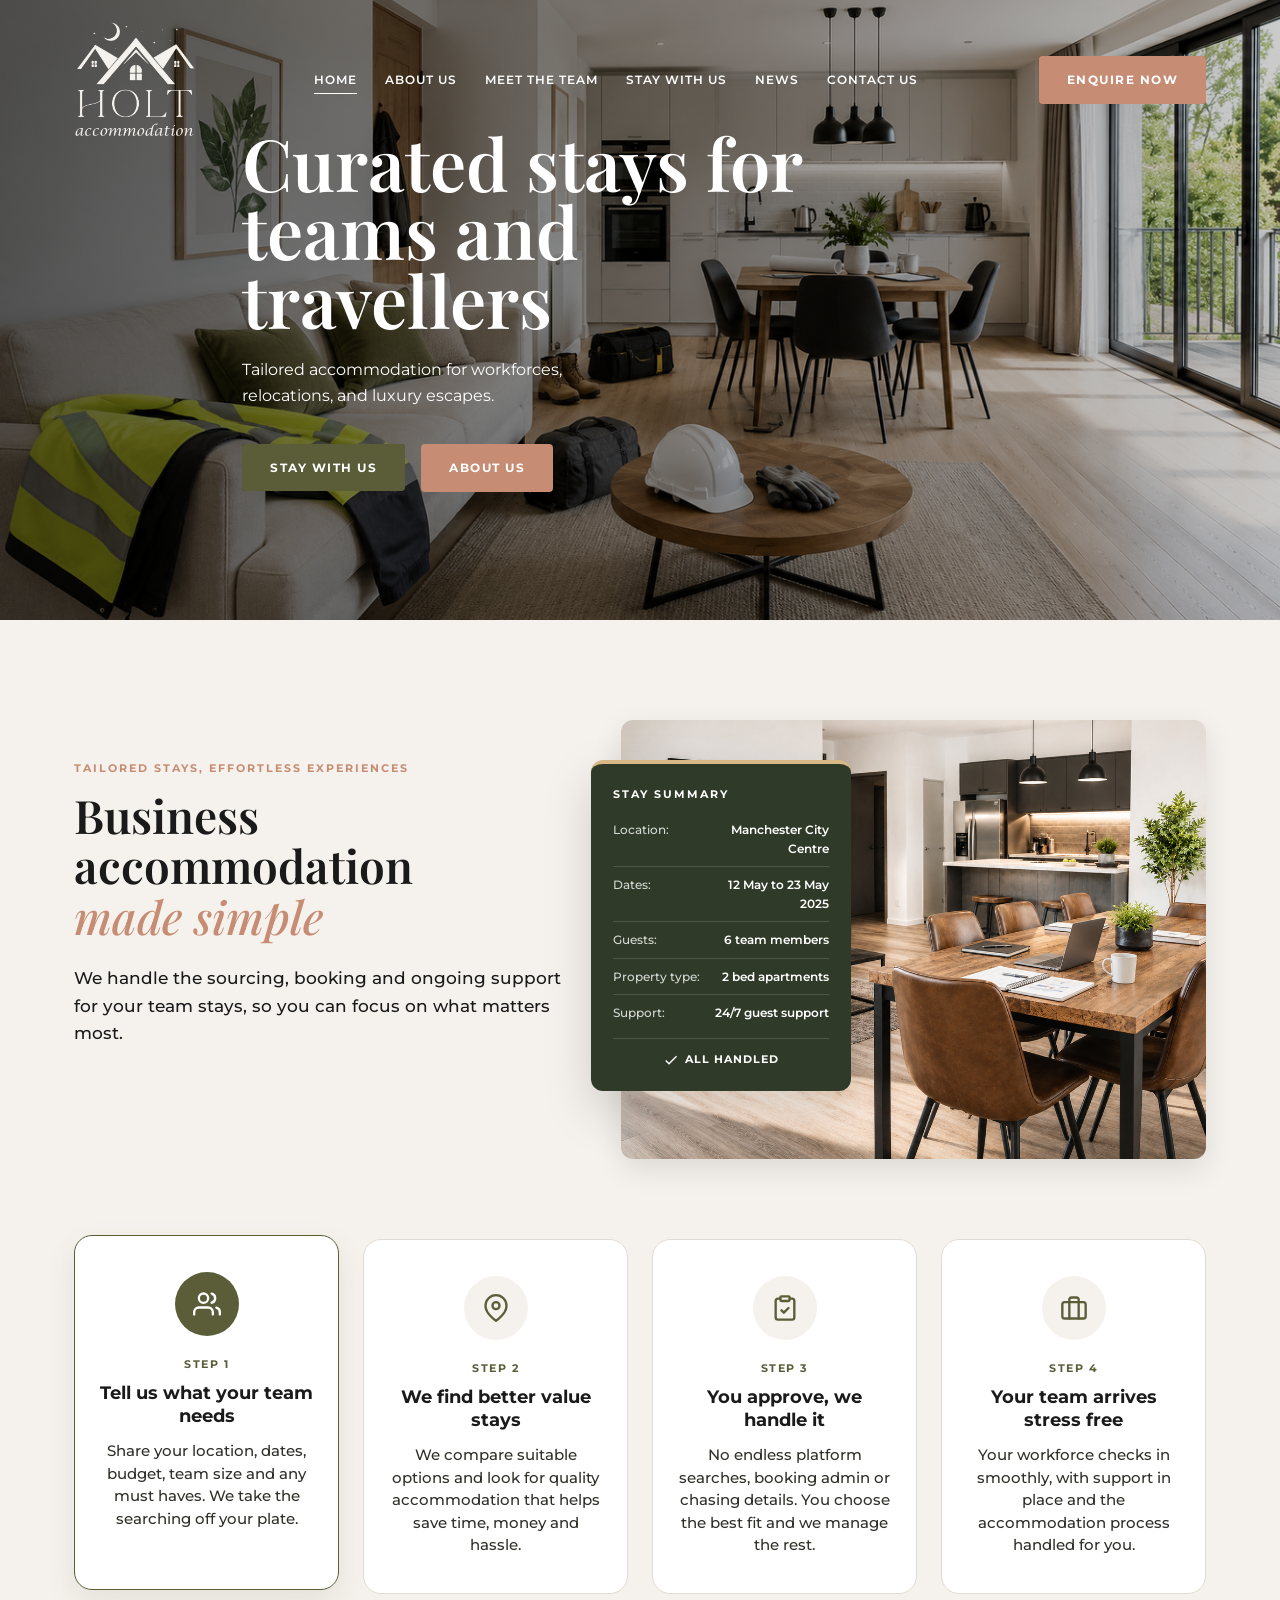
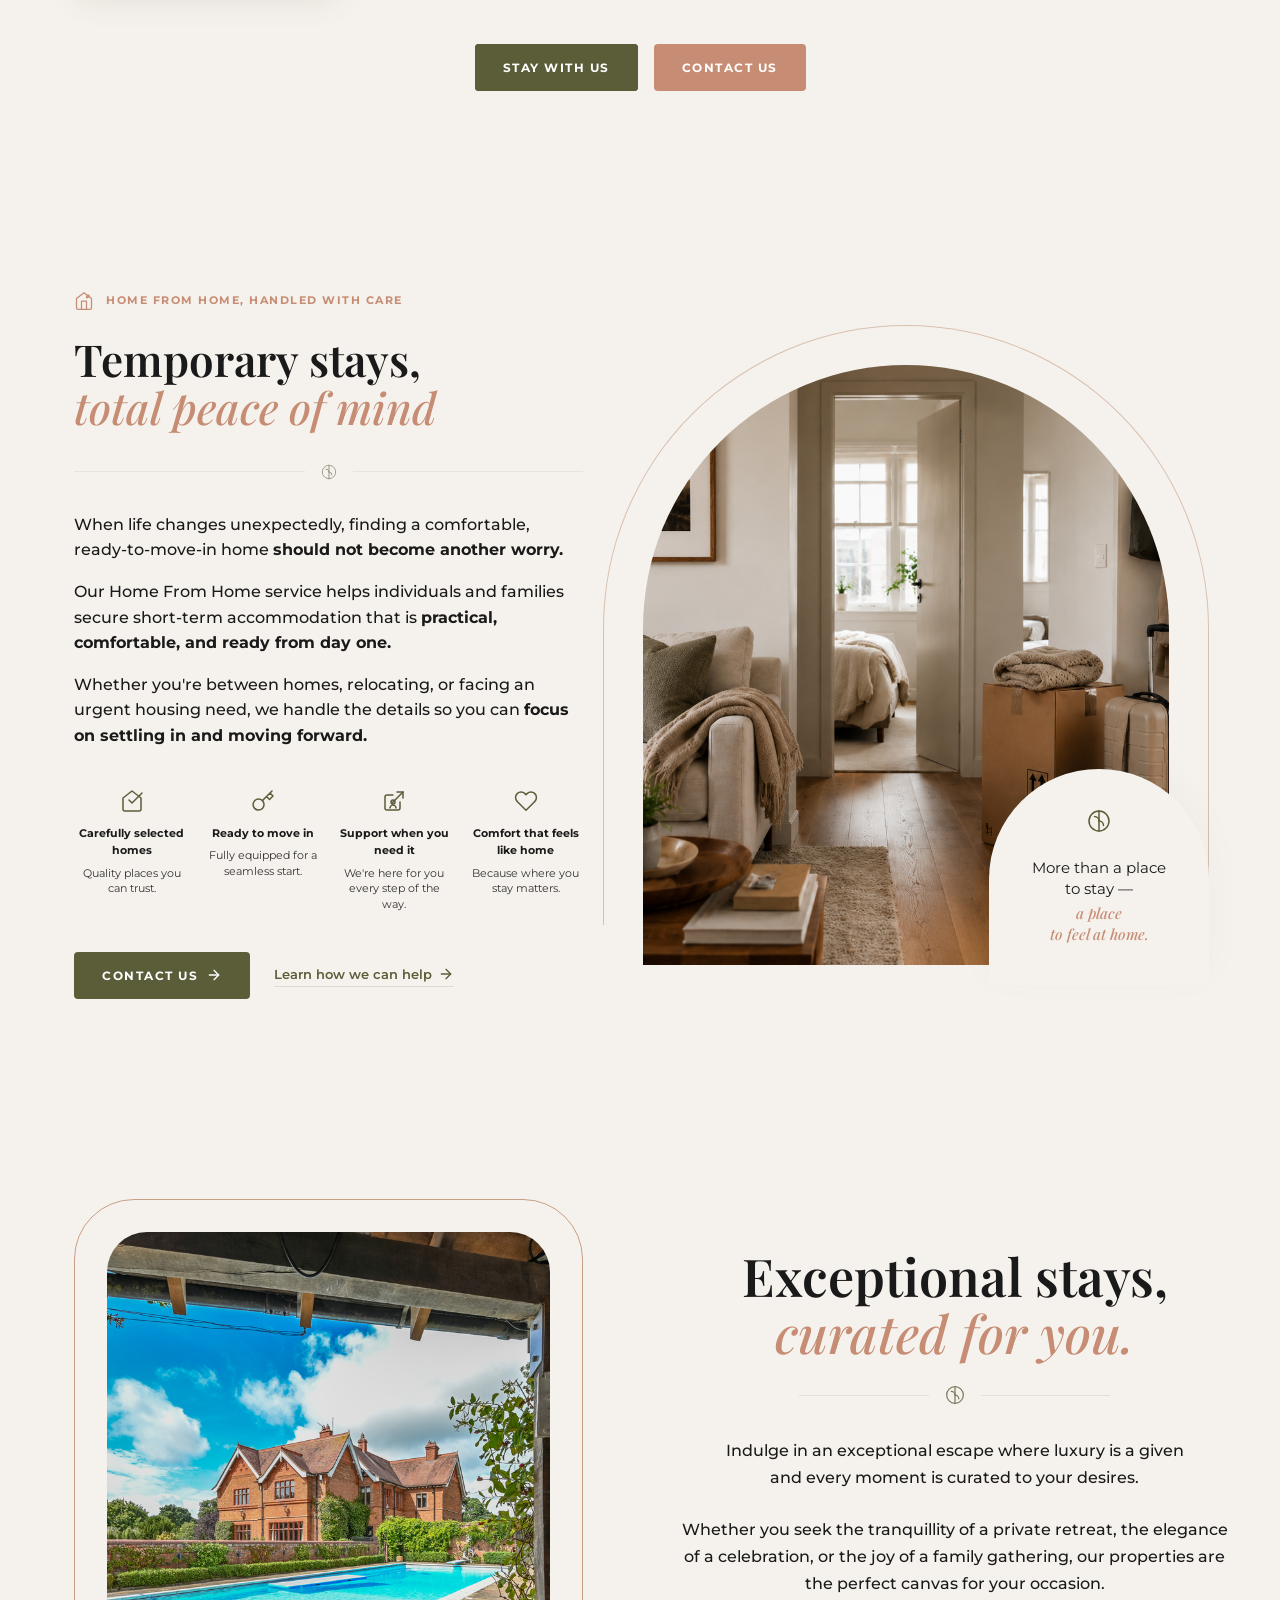
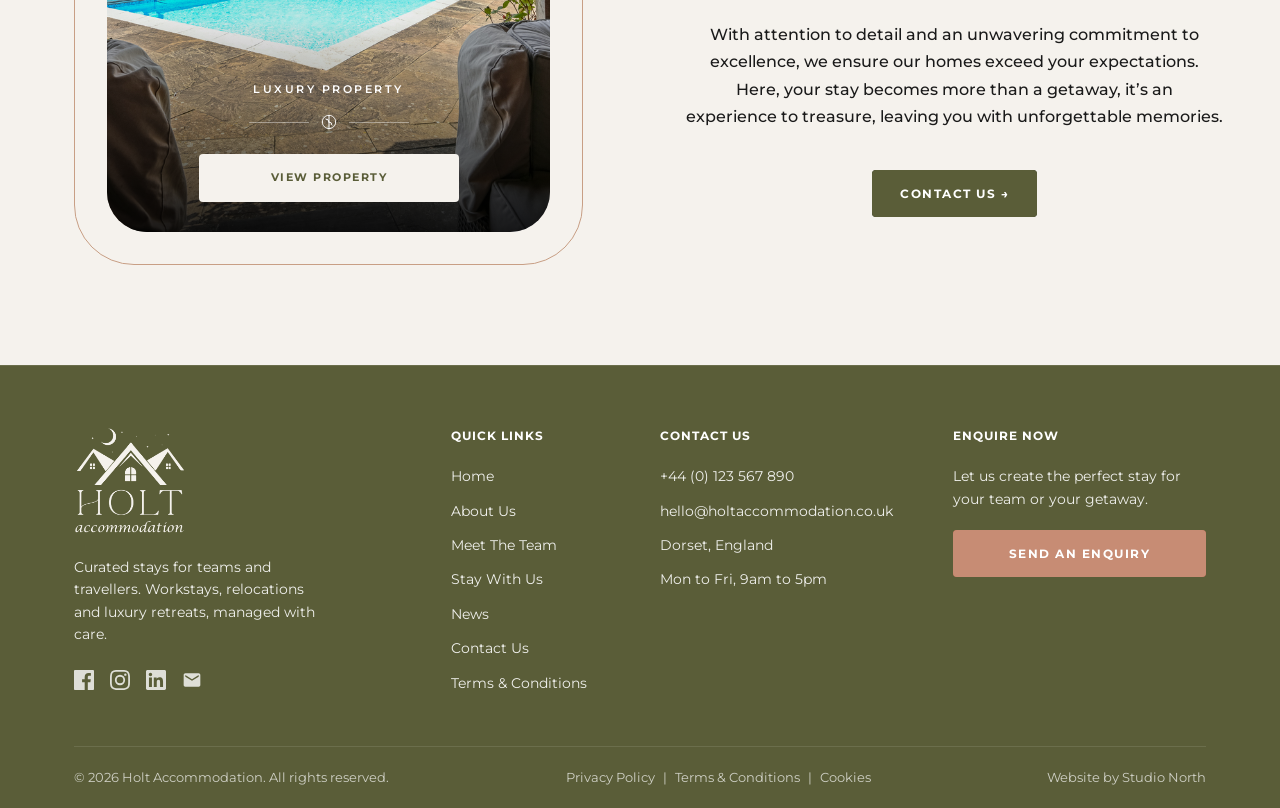
<file: index.html>
<!DOCTYPE html>
<html lang="en">
<head>
    <meta charset="UTF-8">
    <meta name="viewport" content="width=device-width, initial-scale=1.0">
    <title>Holt Accommodation</title>
    <link rel="preconnect" href="https://fonts.googleapis.com">
    <link rel="preconnect" href="https://fonts.gstatic.com" crossorigin>
    <link href="https://fonts.googleapis.com/css2?family=Montserrat:wght@400;500;600;700&family=Playfair+Display:wght@400;500;600;700&display=swap" rel="stylesheet">
    <link rel="stylesheet" href="styles.css">
</head>
<body>

    <header id="header" class="header">
        <div class="container header-container">
            <a href="index.html" class="logo">
                <img src="assets/images/logo.png" alt="Holt Accommodation Logo">
            </a>
            
            <nav class="nav-menu" id="navMenu">
                <ul class="nav-list">
                    <li><a href="index.html" class="nav-link active">Home</a></li>
                    <li><a href="aboutus.html" class="nav-link">About Us</a></li>
                    <li><a href="meettheteam.html" class="nav-link smooth-scroll">Meet The Team</a></li>
                    <li><a href="staywithus.html" class="nav-link">Stay With Us</a></li>
                    <li><a href="#" class="nav-link">News</a></li>
                    <li><a href="#contact" class="nav-link smooth-scroll">Contact Us</a></li>
                </ul>
                <a href="#enquire" class="btn btn-terracotta mobile-enquire btn-pan-hover"><span>Enquire Now</span></a>
            </nav>
            
            <div class="header-right">
                <a href="#enquire" class="btn btn-terracotta desktop-enquire btn-pan-hover"><span>Enquire Now</span></a>
                <button class="hamburger" id="hamburger" aria-label="Toggle Menu">
                    <span></span>
                    <span></span>
                    <span></span>
                </button>
            </div>
        </div>
    </header>

    <main>
        <section class="hero">
            <div class="hero-bg-wrapper">
                <img src="assets/images/idea 2.png" alt="Luxury accommodation interior" class="hero-bg">
            </div>
            <div class="hero-overlay"></div>
            
            <div class="container hero-container fade-in">
                <div class="hero-content">
                    <h1 class="hero-title">Curated stays for<br>teams and travellers</h1>
                    <p class="hero-desc">Tailored accommodation for workforces,<br>relocations, and luxury escapes.</p>
                    <div class="hero-buttons">
                        <a href="staywithus.html" class="btn btn-olive hero-btn btn-pan-hover cta-vibrate"><span>Stay With Us</span></a>
                        <a href="aboutus.html" class="btn btn-terracotta hero-btn">About Us</a>
                    </div>
                </div>
            </div>
        </section>

        <section id="about" class="business-simple section-padding">
            <div class="container">
                
                <div class="business-simple__top">
                    <div class="business-simple__intro js-reveal stagger-1">
                        <span class="label text-terracotta">TAILORED STAYS, EFFORTLESS EXPERIENCES</span>
                        <h2 class="section-title text-dark">Business accommodation<br><span class="italic-serif text-terracotta">made simple</span></h2>
                        <p class="body-text text-dark">We handle the sourcing, booking and ongoing support for your team stays, so you can focus on what matters most.</p>
                    </div>

                    <div class="business-simple__media js-reveal stagger-2">
                        <img src="assets/images/made simple.png" onerror="this.src='assets/images/deskchair.jpg'" alt="Premium business accommodation" class="rounded-image shadow-md business-simple__image-hover">
                        
                        <div class="stay-summary-float-wrapper js-reveal stagger-3">
                            <div class="stay-summary bg-forest">
                                <h4 class="summary-title text-white">STAY SUMMARY</h4>
                                <div class="summary-rows">
                                    <div class="summary-row">
                                        <span class="summary-label">Location:</span>
                                        <span class="summary-value">Manchester City Centre</span>
                                    </div>
                                    <div class="summary-row">
                                        <span class="summary-label">Dates:</span>
                                        <span class="summary-value">12 May to 23 May 2025</span>
                                    </div>
                                    <div class="summary-row">
                                        <span class="summary-label">Guests:</span>
                                        <span class="summary-value">6 team members</span>
                                    </div>
                                    <div class="summary-row">
                                        <span class="summary-label">Property type:</span>
                                        <span class="summary-value">2 bed apartments</span>
                                    </div>
                                    <div class="summary-row">
                                        <span class="summary-label">Support:</span>
                                        <span class="summary-value">24/7 guest support</span>
                                    </div>
                                </div>
                                <div class="summary-footer">
                                    <svg viewBox="0 0 24 24" width="16" height="16"><path fill="currentColor" d="M9 16.17L4.83 12l-1.42 1.41L9 19 21 7l-1.41-1.41z"/></svg>
                                    ALL HANDLED
                                </div>
                            </div>
                        </div>
                    </div>
                </div>

                <div class="business-simple__bottom">
                    <div class="business-simple__steps js-reveal stagger-4">
                        
                        <div class="business-simple__step is-active" tabindex="0">
                            <div class="step-icon">
                                <svg viewBox="0 0 24 24" width="28" height="28" fill="none" stroke="currentColor" stroke-width="2" stroke-linecap="round" stroke-linejoin="round">
                                    <path d="M17 21v-2a4 4 0 0 0-4-4H5a4 4 0 0 0-4 4v2"></path>
                                    <circle cx="9" cy="7" r="4"></circle>
                                    <path d="M23 21v-2a4 4 0 0 0-3-3.87"></path>
                                    <path d="M16 3.13a4 4 0 0 1 0 7.75"></path>
                                </svg>
                            </div>
                            <div class="step-content">
                                <span class="step-number">Step 1</span>
                                <h3 class="step-title">Tell us what your team needs</h3>
                                <p class="step-desc">Share your location, dates, budget, team size and any must haves. We take the searching off your plate.</p>
                            </div>
                        </div>

                        <div class="business-simple__step" tabindex="0">
                            <div class="step-icon">
                                <svg viewBox="0 0 24 24" width="28" height="28" fill="none" stroke="currentColor" stroke-width="2" stroke-linecap="round" stroke-linejoin="round">
                                    <path d="M21 10c0 7-9 13-9 13s-9-6-9-13a9 9 0 0 1 18 0z"></path>
                                    <circle cx="12" cy="10" r="3"></circle>
                                </svg>
                            </div>
                            <div class="step-content">
                                <span class="step-number">Step 2</span>
                                <h3 class="step-title">We find better value stays</h3>
                                <p class="step-desc">We compare suitable options and look for quality accommodation that helps save time, money and hassle.</p>
                            </div>
                        </div>

                        <div class="business-simple__step" tabindex="0">
                            <div class="step-icon">
                                <svg viewBox="0 0 24 24" width="28" height="28" fill="none" stroke="currentColor" stroke-width="2" stroke-linecap="round" stroke-linejoin="round">
                                    <path d="M16 4h2a2 2 0 0 1 2 2v14a2 2 0 0 1-2 2H6a2 2 0 0 1-2-2V6a2 2 0 0 1 2-2h2"></path>
                                    <rect x="8" y="2" width="8" height="4" rx="1" ry="1"></rect>
                                    <path d="M9 14l2 2 4-4"></path>
                                </svg>
                            </div>
                            <div class="step-content">
                                <span class="step-number">Step 3</span>
                                <h3 class="step-title">You approve, we handle it</h3>
                                <p class="step-desc">No endless platform searches, booking admin or chasing details. You choose the best fit and we manage the rest.</p>
                            </div>
                        </div>

                        <div class="business-simple__step" tabindex="0">
                            <div class="step-icon">
                                <svg viewBox="0 0 24 24" width="28" height="28" fill="none" stroke="currentColor" stroke-width="2" stroke-linecap="round" stroke-linejoin="round">
                                    <rect x="2" y="7" width="20" height="14" rx="2" ry="2"></rect>
                                    <path d="M16 21V5a2 2 0 0 0-2-2h-4a2 2 0 0 0-2 2v16"></path>
                                </svg>
                            </div>
                            <div class="step-content">
                                <span class="step-number">Step 4</span>
                                <h3 class="step-title">Your team arrives stress free</h3>
                                <p class="step-desc">Your workforce checks in smoothly, with support in place and the accommodation process handled for you.</p>
                            </div>
                        </div>

                    </div>

                    <div class="business-simple__actions js-reveal stagger-5">
                        <a href="staywithus.html" class="btn btn-olive btn-pan-hover"><span>Stay With Us</span></a>
                        <a href="#contact" class="btn btn-terracotta smooth-scroll">Contact Us</a>
                    </div>
                </div>

            </div>
        </section>

        <section id="home-from-home" class="home-from-home section-padding js-reveal">
            <div class="container hfh-layout">
                <div class="hfh-content">
                    <div class="hfh-top-label">
                        <svg viewBox="0 0 24 24" width="20" height="20" fill="none" stroke="currentColor" stroke-width="1.5" stroke-linecap="round" stroke-linejoin="round">
                            <path d="M3 9l9-7 9 7v11a2 2 0 0 1-2 2H5a2 2 0 0 1-2-2z"></path>
                            <path d="M9 22V12h6v10"></path>
                            <path d="M15 8c2 0 3-1 3-3-2 0-3 1-3 3z" stroke="var(--terracotta)"></path>
                        </svg>
                        <span>HOME FROM HOME, HANDLED WITH CARE</span>
                    </div>

                    <h2 class="hfh-title font-serif">Temporary stays,<br><span class="italic-serif text-terracotta">total peace of mind</span></h2>
                    
                    <div class="hfh-divider">
                        <span class="hfh-line"></span>
                        <svg viewBox="0 0 24 24" width="16" height="16" fill="none" stroke="var(--olive)" stroke-width="1.5" stroke-linecap="round" stroke-linejoin="round">
                            <path d="M12 22c5.523 0 10-4.477 10-10S17.523 2 12 2 2 6.477 2 12s4.477 10 10 10z"></path>
                            <path d="M12 2v20"></path>
                            <path d="M12 12A4.5 4.5 0 0 0 7.5 7.5"></path>
                            <path d="M12 12a4.5 4.5 0 0 1 4.5 4.5"></path>
                        </svg>
                        <span class="hfh-line"></span>
                    </div>

                    <div class="hfh-text-content">
                        <p class="body-text">When life changes unexpectedly, finding a comfortable, ready-to-move-in home <strong>should not become another worry.</strong></p>
                        <p class="body-text">Our Home From Home service helps individuals and families secure short-term accommodation that is <strong>practical, comfortable, and ready from day one.</strong></p>
                        <p class="body-text">Whether you're between homes, relocating, or facing an urgent housing need, we handle the details so you can <strong>focus on settling in and moving forward.</strong></p>
                    </div>

                    <div class="hfh-benefits">
                        <div class="hfh-benefit">
                            <div class="hfh-icon-wrapper">
                                <svg viewBox="0 0 24 24" width="24" height="24" fill="none" stroke="currentColor" stroke-width="1.5" stroke-linecap="round" stroke-linejoin="round">
                                    <path d="M3 9l9-7 9 7v11a2 2 0 0 1-2 2H5a2 2 0 0 1-2-2z"></path>
                                    <polyline points="9 11 12 14 22 4"></polyline>
                                </svg>
                            </div>
                            <h4 class="hfh-benefit-title">Carefully selected homes</h4>
                            <p class="hfh-benefit-desc">Quality places you can trust.</p>
                        </div>
                        <div class="hfh-benefit">
                            <div class="hfh-icon-wrapper">
                                <svg viewBox="0 0 24 24" width="24" height="24" fill="none" stroke="currentColor" stroke-width="1.5" stroke-linecap="round" stroke-linejoin="round">
                                    <path d="M21 2l-2 2m-7.61 7.61a5.5 5.5 0 1 1-7.778 7.778 5.5 5.5 0 0 1 7.777-7.777zm0 0L15.5 7.5m0 0l3 3L22 7l-3-3m-3.5 3.5L19 4"></path>
                                </svg>
                            </div>
                            <h4 class="hfh-benefit-title">Ready to move in</h4>
                            <p class="hfh-benefit-desc">Fully equipped for a seamless start.</p>
                        </div>
                        <div class="hfh-benefit">
                            <div class="hfh-icon-wrapper">
                                <svg viewBox="0 0 24 24" width="24" height="24" fill="none" stroke="currentColor" stroke-width="1.5" stroke-linecap="round" stroke-linejoin="round">
                                    <path d="M18 13v6a2 2 0 0 1-2 2H5a2 2 0 0 1-2-2V8a2 2 0 0 1 2-2h6"></path>
                                    <polyline points="15 3 21 3 21 9"></polyline>
                                    <line x1="10" y1="14" x2="21" y2="3"></line>
                                    <path d="M14 19c0-1.5-1.5-3-3-3s-3 1.5-3 3"></path>
                                    <circle cx="11" cy="13" r="2"></circle>
                                </svg>
                            </div>
                            <h4 class="hfh-benefit-title">Support when you need it</h4>
                            <p class="hfh-benefit-desc">We're here for you every step of the way.</p>
                        </div>
                        <div class="hfh-benefit">
                            <div class="hfh-icon-wrapper">
                                <svg viewBox="0 0 24 24" width="24" height="24" fill="none" stroke="currentColor" stroke-width="1.5" stroke-linecap="round" stroke-linejoin="round">
                                    <path d="M20.84 4.61a5.5 5.5 0 0 0-7.78 0L12 5.67l-1.06-1.06a5.5 5.5 0 0 0-7.78 7.78l1.06 1.06L12 21.23l7.78-7.78 1.06-1.06a5.5 5.5 0 0 0 0-7.78z"></path>
                                </svg>
                            </div>
                            <h4 class="hfh-benefit-title">Comfort that feels like home</h4>
                            <p class="hfh-benefit-desc">Because where you stay matters.</p>
                        </div>
                    </div>

                    <div class="hfh-actions">
                        <a href="#contact" class="btn btn-olive smooth-scroll">
                            CONTACT US 
                            <svg viewBox="0 0 24 24" width="16" height="16" fill="none" stroke="currentColor" stroke-width="2" stroke-linecap="round" stroke-linejoin="round" style="margin-left: 8px;">
                                <line x1="5" y1="12" x2="19" y2="12"></line>
                                <polyline points="12 5 19 12 12 19"></polyline>
                            </svg>
                        </a>
                        <a href="aboutus.html" class="hfh-text-link">
                            Learn how we can help
                            <svg viewBox="0 0 24 24" width="16" height="16" fill="none" stroke="currentColor" stroke-width="2" stroke-linecap="round" stroke-linejoin="round">
                                <line x1="5" y1="12" x2="19" y2="12"></line>
                                <polyline points="12 5 19 12 12 19"></polyline>
                            </svg>
                        </a>
                    </div>
                </div>

                <div class="hfh-media">
                    <div class="hfh-arch-stroke"></div>
                    <div class="hfh-image-inner">
                        <img src="assets/images/homeforhome.png" alt="Home From Home comfortable interior" onerror="this.src='assets/images/idea 2.png'">
                    </div>
                    <div class="hfh-badge">
                        <svg class="hfh-badge-icon" viewBox="0 0 24 24" width="24" height="24" fill="none" stroke="var(--olive)" stroke-width="1.5" stroke-linecap="round" stroke-linejoin="round">
                            <path d="M12 22c5.523 0 10-4.477 10-10S17.523 2 12 2 2 6.477 2 12s4.477 10 10 10z"></path>
                            <path d="M12 2v20"></path>
                            <path d="M12 12A4.5 4.5 0 0 0 7.5 7.5"></path>
                            <path d="M12 12a4.5 4.5 0 0 1 4.5 4.5"></path>
                        </svg>
                        <p class="hfh-badge-text">
                            More than a place<br>to stay &mdash;<br>
                            <span class="italic-serif text-terracotta">a place<br>to feel at home.</span>
                        </p>
                    </div>
                </div>
            </div>
        </section>

        <section id="luxury-curated" class="luxury-curated section-padding js-reveal">
            <div class="container luxury-layout">
                <div class="luxury-media">
                    <div class="luxury-card-outer">
                        <div class="luxury-image-inner">
                            <div class="luxury-image-slider" aria-label="Luxury property image gallery">
                                <img src="assets/images/GCG-15.jpg" alt="Luxury property exterior with pool" class="luxury-slide is-active" onerror="this.src='assets/images/idea 2.png'">
                                <img src="assets/images/GCG-36.jpg" alt="Elegant luxury property interior" class="luxury-slide" onerror="this.src='assets/images/idea 2.png'">
                                <img src="assets/images/GCG-7.jpg" alt="Curated luxury retreat space" class="luxury-slide" onerror="this.src='assets/images/idea 2.png'">
                            </div>
                            <div class="luxury-overlay">
                                <span class="luxury-label">LUXURY PROPERTY</span>
                                <div class="luxury-divider-small">
                                    <span class="luxury-line-small"></span>
                                    <svg viewBox="0 0 24 24" width="16" height="16" fill="none" stroke="currentColor" stroke-width="1.5" stroke-linecap="round" stroke-linejoin="round">
                                        <path d="M12 22c5.523 0 10-4.477 10-10S17.523 2 12 2 2 6.477 2 12s4.477 10 10 10z"></path>
                                        <path d="M12 2v20"></path>
                                        <path d="M12 12A4.5 4.5 0 0 0 7.5 7.5"></path>
                                        <path d="M12 12a4.5 4.5 0 0 1 4.5 4.5"></path>
                                    </svg>
                                    <span class="luxury-line-small"></span>
                                </div>
                                <a href="https://www.airbnb.co.uk/rooms/844637034900788827" target="_blank" rel="noopener noreferrer" class="btn luxury-btn-white">VIEW PROPERTY</a>
                            </div>
                        </div>
                    </div>
                </div>
                
                <div class="luxury-content text-center">
                    <h2 class="luxury-title font-serif">Exceptional stays,<br><span class="italic-serif text-terracotta">curated for you.</span></h2>
                    
                    <div class="luxury-divider">
                        <span class="luxury-line"></span>
                        <svg viewBox="0 0 24 24" width="20" height="20" fill="none" stroke="currentColor" stroke-width="1.5" stroke-linecap="round" stroke-linejoin="round">
                            <path d="M12 22c5.523 0 10-4.477 10-10S17.523 2 12 2 2 6.477 2 12s4.477 10 10 10z"></path>
                            <path d="M12 2v20"></path>
                            <path d="M12 12A4.5 4.5 0 0 0 7.5 7.5"></path>
                            <path d="M12 12a4.5 4.5 0 0 1 4.5 4.5"></path>
                        </svg>
                        <span class="luxury-line"></span>
                    </div>

                    <div class="luxury-text">
                        <p class="body-text">Indulge in an exceptional escape where luxury is a given<br class="desktop-only">and every moment is curated to your desires.</p>
                        <p class="body-text">Whether you seek the tranquillity of a private retreat, the elegance<br class="desktop-only">of a celebration, or the joy of a family gathering, our properties are<br class="desktop-only">the perfect canvas for your occasion.</p>
                        <p class="body-text">With attention to detail and an unwavering commitment to<br class="desktop-only">excellence, we ensure our homes exceed your expectations.<br class="desktop-only">Here, your stay becomes more than a getaway, it’s an<br class="desktop-only">experience to treasure, leaving you with unforgettable memories.</p>
                    </div>

                    <a href="#contact" class="btn btn-olive luxury-contact-btn btn-pan-hover smooth-scroll"><span>CONTACT US &rarr;</span></a>
                </div>
            </div>
        </section>

    </main>

    <footer id="contact" class="footer bg-olive text-white js-reveal">
        <div class="container">
            <div class="footer-grid">
                <div class="footer-col">
                    <img src="assets/images/logo.png" alt="Holt Accommodation Logo" class="footer-logo">
                    <p class="footer-desc">Curated stays for teams and travellers. Workstays, relocations and luxury retreats, managed with care.</p>
                    <div class="social-links">
                        <a href="#" aria-label="Facebook"><svg viewBox="0 0 24 24" width="20" height="20"><path fill="currentColor" d="M22.675 0H1.325C.593 0 0 .593 0 1.325v21.351C0 23.407.593 24 1.325 24H12.82v-9.294H9.692v-3.622h3.128V8.413c0-3.1 1.893-4.788 4.659-4.788 1.325 0 2.463.099 2.795.143v3.24l-1.918.001c-1.504 0-1.795.715-1.795 1.763v2.313h3.587l-.467 3.622h-3.12V24h6.116c.73 0 1.323-.593 1.323-1.325V1.325C24 .593 23.407 0 22.675 0z"/></svg></a>
                        <a href="#" aria-label="Instagram"><svg viewBox="0 0 24 24" width="20" height="20"><path fill="currentColor" d="M12 2.163c3.204 0 3.584.012 4.85.07 3.252.148 4.771 1.691 4.919 4.919.058 1.265.069 1.645.069 4.849 0 3.205-.012 3.584-.069 4.849-.149 3.225-1.664 4.771-4.919 4.919-1.266.058-1.644.07-4.85.07-3.204 0-3.584-.012-4.849-.07-3.26-.149-4.771-1.699-4.919-4.92-.058-1.265-.07-1.644-.07-4.849 0-3.204.013-3.583.07-4.849.149-3.227 1.664-4.771 4.919-4.919 1.266-.057 1.645-.069 4.849-.069zM12 0C8.741 0 8.333.014 7.053.072 2.695.272.273 2.69.073 7.052.014 8.333 0 8.741 0 12c0 3.259.014 3.668.072 4.948.2 4.358 2.618 6.78 6.98 6.98C8.333 23.986 8.741 24 12 24c3.259 0 3.668-.014 4.948-.072 4.354-.2 6.782-2.618 6.979-6.98.059-1.28.073-1.689.073-4.948 0-3.259-.014-3.667-.072-4.947-.196-4.354-2.617-6.78-6.979-6.98C15.668.014 15.259 0 12 0zm0 5.838a6.162 6.162 0 100 12.324 6.162 6.162 0 000-12.324zM12 16a4 4 0 110-8 4 4 0 010 8zm6.406-11.845a1.44 1.44 0 100 2.881 1.44 1.44 0 000-2.881z"/></svg></a>
                        <a href="#" aria-label="LinkedIn"><svg viewBox="0 0 24 24" width="20" height="20"><path fill="currentColor" d="M20.447 20.452h-3.554v-5.569c0-1.328-.027-3.037-1.852-3.037-1.853 0-2.136 1.445-2.136 2.939v5.667H9.351V9h3.414v1.561h.046c.477-.9 1.637-1.85 3.37-1.85 3.601 0 4.267 2.37 4.267 5.455v6.286zM5.337 7.433c-1.144 0-2.063-.926-2.063-2.065 0-1.138.92-2.063 2.063-2.063 1.14 0 2.064.925 2.064 2.063 0 1.139-.925 2.065-2.064 2.065zm1.782 13.019H3.555V9h3.564v11.452zM22.225 0H1.771C.792 0 0 .774 0 1.729v20.542C0 23.227.792 24 1.771 24h20.451C23.2 24 24 23.227 24 22.271V1.729C24 .774 23.2 0 22.225 0z"/></svg></a>
                        <a href="#" aria-label="Email"><svg viewBox="0 0 24 24" width="20" height="20"><path fill="currentColor" d="M20 4H4c-1.1 0-1.99.9-1.99 2L2 18c0 1.1.9 2 2 2h16c1.1 0 2-.9 2-2V6c0-1.1-.9-2-2-2zm0 4l-8 5-8-5V6l8 5 8-5v2z"/></svg></a>
                    </div>
                </div>
                
                <div class="footer-col">
                    <h4 class="footer-heading">Quick Links</h4>
                    <ul class="footer-links">
                        <li><a href="index.html">Home</a></li>
                        <li><a href="aboutus.html">About Us</a></li>
                        <li><a href="#trust" class="smooth-scroll">Meet The Team</a></li>
                        <li><a href="staywithus.html">Stay With Us</a></li>
                        <li><a href="#">News</a></li>
                        <li><a href="#contact" class="smooth-scroll">Contact Us</a></li>
                        <li><a href="terms.html">Terms & Conditions</a></li>
                    </ul>
                </div>

                <div class="footer-col">
                    <h4 class="footer-heading">Contact Us</h4>
                    <ul class="footer-contact">
                        <li>+44 (0) 123 567 890</li>
                        <li>hello@holtaccommodation.co.uk</li>
                        <li>Dorset, England</li>
                        <li>Mon to Fri, 9am to 5pm</li>
                    </ul>
                </div>

                <div class="footer-col" id="enquire">
                    <h4 class="footer-heading">Enquire Now</h4>
                    <p class="footer-text">Let us create the perfect stay for your team or your getaway.</p>
                    <a href="#" class="btn btn-terracotta btn-full footer-enquire-btn btn-pan-hover"><span>Send An Enquiry</span></a>
                </div>
            </div>

            <div class="footer-bottom">
                <p>&copy; 2026 Holt Accommodation. All rights reserved.</p>
                <p class="footer-legal">
                    <a href="#">Privacy Policy</a> | 
                    <a href="#">Terms & Conditions</a> | 
                    <a href="#">Cookies</a>
                </p>
                <p>Website by Studio North</p>
            </div>
        </div>
    </footer>

    <script src="script.js"></script>
</body>
</html>
</file>
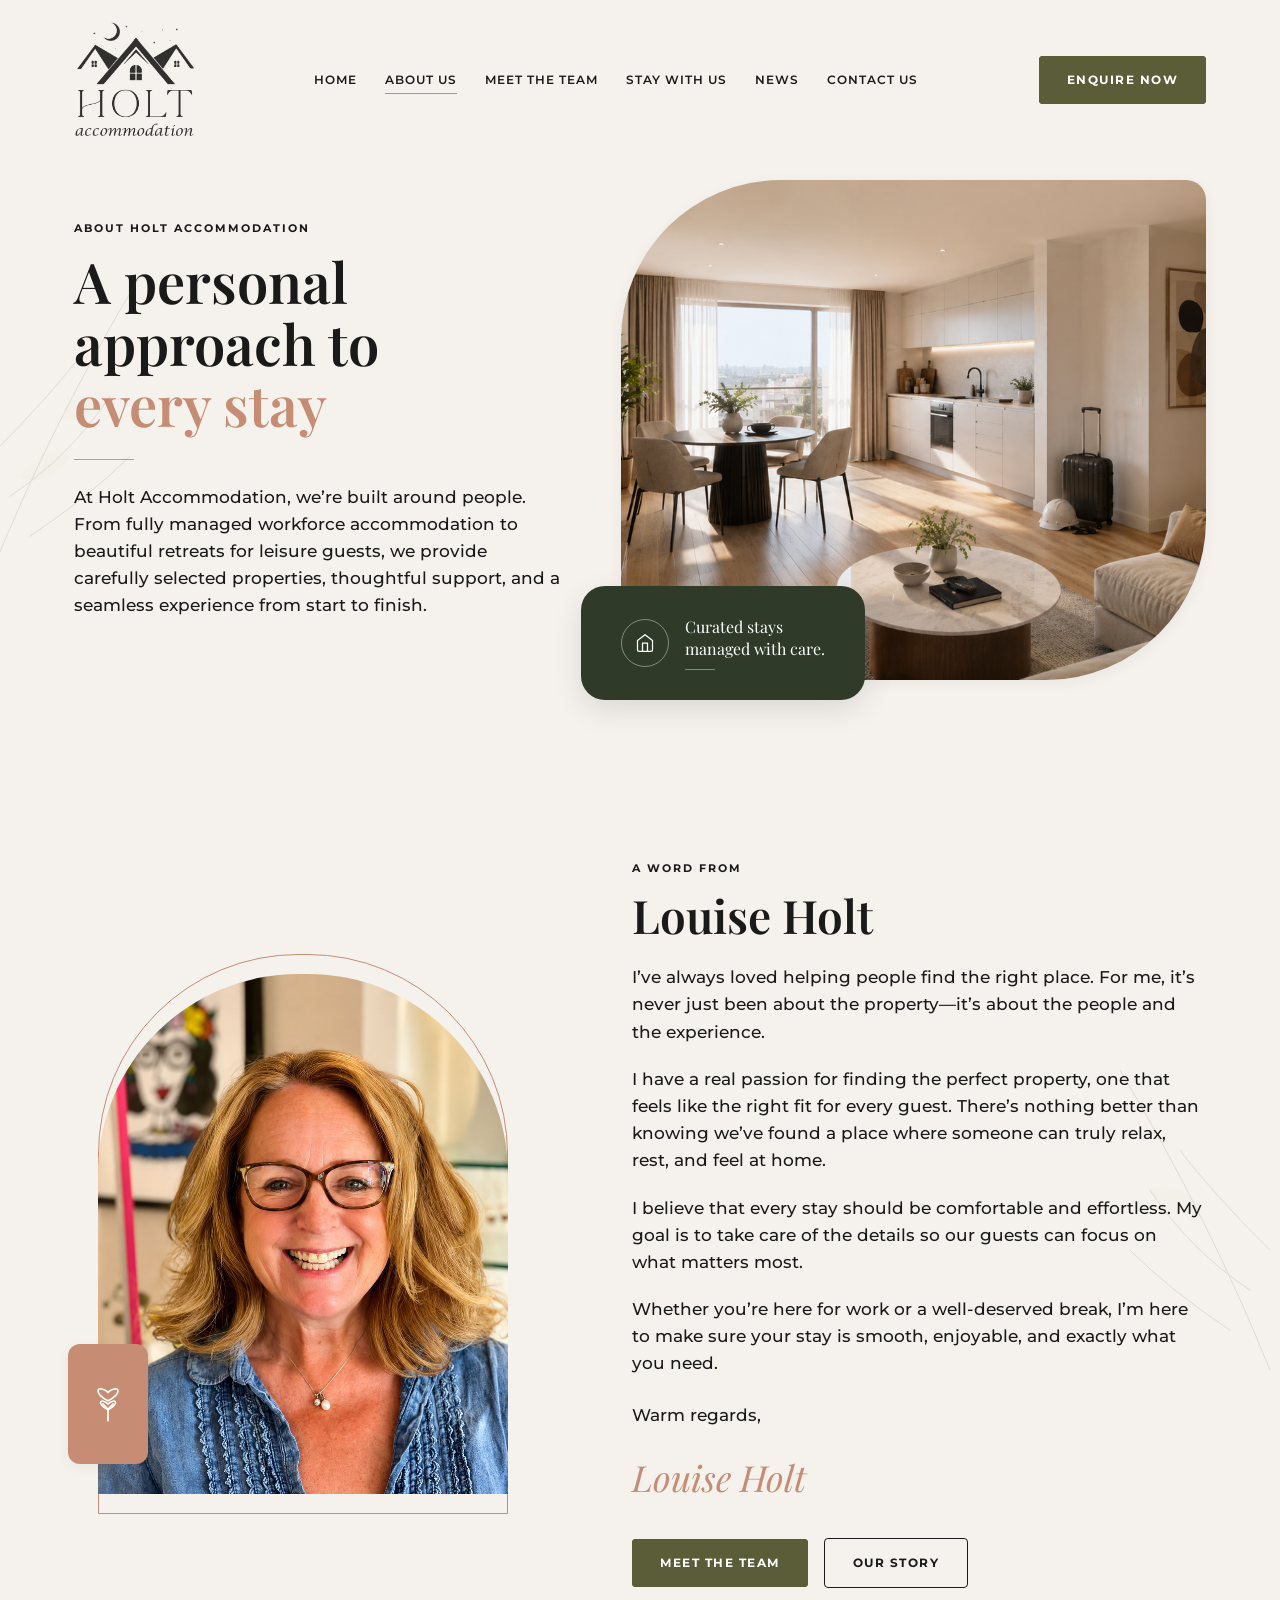
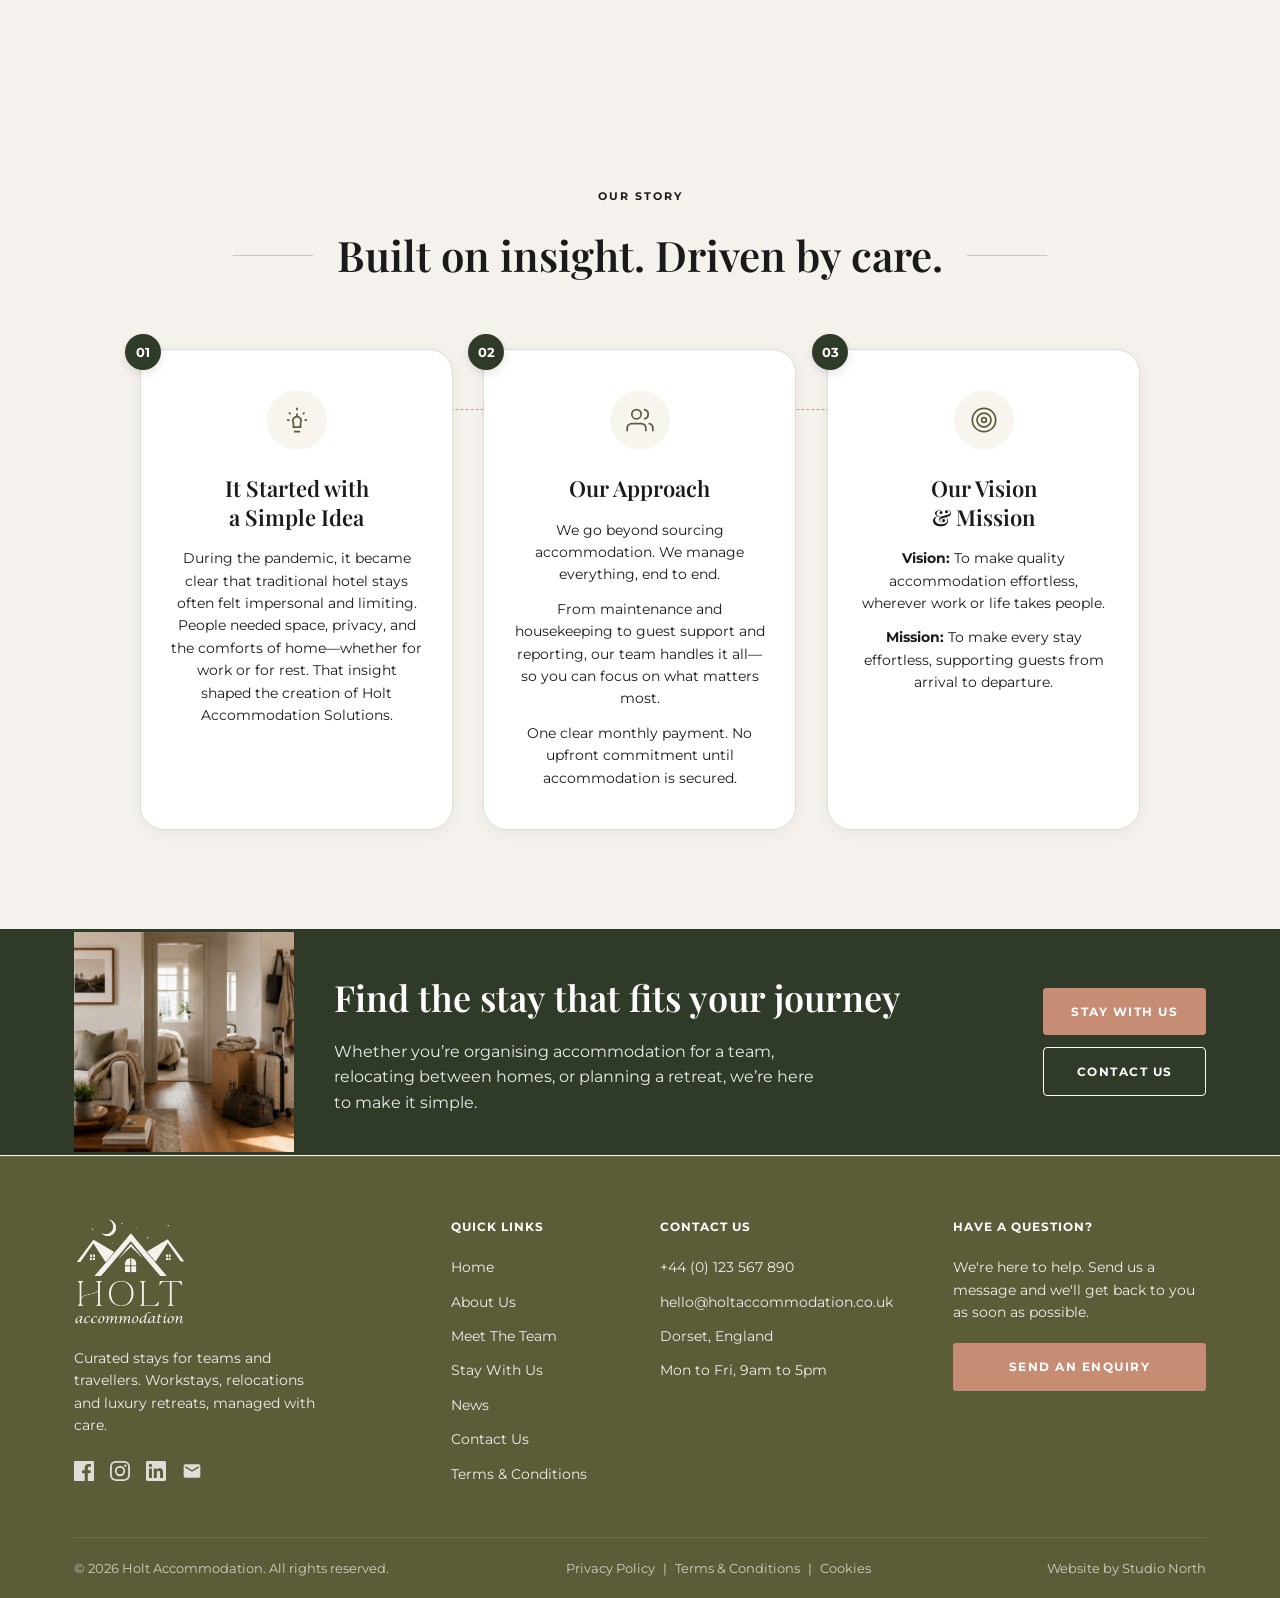
<file: aboutus.html>
<!DOCTYPE html>
<html lang="en">
<head>
    <meta charset="UTF-8">
    <meta name="viewport" content="width=device-width, initial-scale=1.0">
    <title>About Us | Holt Accommodation</title>
    <link rel="preconnect" href="https://fonts.googleapis.com">
    <link rel="preconnect" href="https://fonts.gstatic.com" crossorigin>
    <link href="https://fonts.googleapis.com/css2?family=Montserrat:wght@400;500;600;700&family=Playfair+Display:wght@400;500;600;700;800;i&display=swap" rel="stylesheet">
    <link rel="stylesheet" href="styles.css">
</head>
<body class="aboutus-page">

    <header id="header" class="header">
        <div class="container header-container">
            <a href="index.html" class="logo">
                <img src="assets/images/logo.png" alt="Holt Accommodation Logo">
            </a>
            
            <nav class="nav-menu" id="navMenu">
                <ul class="nav-list">
                    <li><a href="index.html" class="nav-link">Home</a></li>
                    <li><a href="aboutus.html" class="nav-link active">About Us</a></li>
                    <li><a href="meettheteam.html" class="nav-link smooth-scroll">Meet The Team</a></li>
                    <li><a href="staywithus.html" class="nav-link">Stay With Us</a></li>
                    <li><a href="#" class="nav-link">News</a></li>
                    <li><a href="index.html#contact" class="nav-link smooth-scroll">Contact Us</a></li>
                </ul>
                <a href="index.html#enquire" class="btn btn-olive mobile-enquire btn-pan-hover"><span>Enquire Now</span></a>
            </nav>
            
            <div class="header-right">
                <a href="index.html#enquire" class="btn btn-olive desktop-enquire btn-pan-hover"><span>Enquire Now</span></a>
                <button class="hamburger" id="hamburger" aria-label="Toggle Menu">
                    <span></span>
                    <span></span>
                    <span></span>
                </button>
            </div>
        </div>
    </header>

    <main>
        <section class="about-hero js-reveal">
            <div class="container about-hero-layout">
                
                <div class="about-hero-content stagger-1">
                    <span class="label text-grey">ABOUT HOLT ACCOMMODATION</span>
                    <h1 class="hero-main-title font-serif">
                        A personal<br>approach to<br><span class="text-terracotta">every stay</span>
                    </h1>
                    <div class="hero-short-line"></div>
                    <p class="body-text">At Holt Accommodation, we’re built around people. From fully managed workforce accommodation to beautiful retreats for leisure guests, we provide carefully selected properties, thoughtful support, and a seamless experience from start to finish.</p>
                </div>
                
                <div class="about-hero-image-wrapper stagger-2">
                    <img src="assets/images/staywithus2.png" onerror="this.src='assets/images/idea 2.png'" alt="Beautiful interior living space" class="hero-arch-img">
                    
                    <div class="hero-floating-card js-reveal stagger-3">
                        <div class="hero-floating-icon">
                            <svg viewBox="0 0 24 24" fill="none" stroke="currentColor" stroke-width="1.5" stroke-linecap="round" stroke-linejoin="round">
                                <path d="M3 9l9-7 9 7v11a2 2 0 0 1-2 2H5a2 2 0 0 1-2-2z"></path>
                                <polyline points="9 22 9 12 15 12 15 22"></polyline>
                            </svg>
                        </div>
                        <div class="hero-floating-text">
                            Curated stays<br>managed with care.
                            <div class="hero-floating-line"></div>
                        </div>
                    </div>
                </div>

                <div class="hero-botanical-left">
                    <svg viewBox="0 0 150 300" fill="none" stroke="var(--olive)" stroke-width="1" opacity="0.15">
                        <path d="M0 300 Q60 150 150 0 M20 220 Q80 180 120 120 M0 180 Q60 120 90 80 M40 260 Q100 220 140 180" stroke-linecap="round" stroke-linejoin="round"/>
                        <path d="M70 140 C 80 120, 110 110, 120 120 C 110 140, 80 150, 70 140" fill="var(--olive)" opacity="0.1"/>
                        <path d="M30 200 C 40 180, 70 170, 80 180 C 70 200, 40 210, 30 200" fill="var(--olive)" opacity="0.1"/>
                    </svg>
                </div>

            </div>
        </section>

        <section class="about-louise js-reveal">
            <div class="container about-louise-layout">
                
                <div class="about-louise-image-col stagger-1">
                    <div class="louise-arch-container">
                        <div class="louise-arch-outline"></div>
                        <img src="assets/images/Louise.png" onerror="this.src='assets/images/idea 2.png'" alt="Louise Holt" class="louise-img">
                        
                        <div class="louise-leaf-card js-reveal stagger-2">
                            <svg viewBox="0 0 24 24" fill="none" stroke="var(--white)" stroke-width="1" stroke-linecap="round" stroke-linejoin="round">
                                <path d="M12 22v-7l-3-3m3 3l3-3m-3-7c-2-2-6-3-6-1s2 4 6 6c4-2 6-4 6-6s-4-1-6 1z"></path>
                                <path d="M12 12c-1.5-1.5-4.5-2.5-4.5-1s1.5 3 4.5 4.5c3-1.5 4.5-3 4.5-4.5s-3-.5-4.5 1z"></path>
                            </svg>
                        </div>
                    </div>
                </div>

                <div class="about-louise-text-col stagger-3">
                    <span class="label text-grey">A WORD FROM</span>
                    <h2 class="section-title font-serif mb-6">Louise Holt</h2>
                    
                    <p class="body-text">I’ve always loved helping people find the right place. For me, it’s never just been about the property—it’s about the people and the experience.</p>
                    <p class="body-text">I have a real passion for finding the perfect property, one that feels like the right fit for every guest. There’s nothing better than knowing we’ve found a place where someone can truly relax, rest, and feel at home.</p>
                    <p class="body-text">I believe that every stay should be comfortable and effortless. My goal is to take care of the details so our guests can focus on what matters most.</p>
                    <p class="body-text mb-6">Whether you’re here for work or a well-deserved break, I’m here to make sure your stay is smooth, enjoyable, and exactly what you need.</p>
                    
                    <p class="body-text">Warm regards,</p>
                    <div class="louise-signature">Louise Holt</div>
                    
                    <div class="louise-buttons">
                        <a href="index.html#trust" class="btn btn-olive btn-pan-hover"><span>Meet The Team</span></a>
                        <a href="#our-story" class="btn btn-outline-dark smooth-scroll">Our Story</a>
                    </div>
                </div>

                <div class="louise-botanical-right">
                    <svg viewBox="0 0 150 300" fill="none" stroke="var(--olive)" stroke-width="1" opacity="0.15">
                        <path d="M150 300 Q90 150 0 0 M130 220 Q70 180 30 120 M150 180 Q90 120 60 80 M110 260 Q50 220 10 180" stroke-linecap="round" stroke-linejoin="round"/>
                        <path d="M80 140 C 70 120, 40 110, 30 120 C 40 140, 70 150, 80 140" fill="var(--olive)" opacity="0.1"/>
                    </svg>
                </div>

            </div>
        </section>

        <section id="our-story" class="about-story js-reveal section-padding">
            <div class="container">
                <div class="story-header text-center stagger-1">
                    <span class="label text-grey">OUR STORY</span>
                    <div class="story-heading-wrap">
                        <span class="story-heading-line"></span>
                        <h2 class="font-serif story-main-heading">Built on insight. Driven by care.</h2>
                        <span class="story-heading-line"></span>
                    </div>
                </div>

                <div class="story-cards-container">
                    <div class="story-timeline-connector desktop-only"></div>
                    
                    <div class="story-cards-grid">
                        
                        <div class="story-card js-reveal stagger-2">
                            <div class="story-card-badge">01</div>
                            <div class="story-card-icon-wrap">
                                <svg viewBox="0 0 24 24" width="28" height="28" fill="none" stroke="currentColor" stroke-width="1.5" stroke-linecap="round" stroke-linejoin="round">
                                    <path d="M9 18h6"></path>
                                    <path d="M10 22h4"></path>
                                    <path d="M12 2v1"></path>
                                    <path d="M12 7v1"></path>
                                    <path d="M4 12h1"></path>
                                    <path d="M19 12h1"></path>
                                    <path d="M17.5 6.5l.5-.5"></path>
                                    <path d="M6 6.5l-.5-.5"></path>
                                    <path d="M15 18v-3.5a3.5 3.5 0 1 0-6 0V18"></path>
                                </svg>
                            </div>
                            <h3 class="font-serif story-card-title">It Started with<br>a Simple Idea</h3>
                            <p class="story-card-text">During the pandemic, it became clear that traditional hotel stays often felt impersonal and limiting. People needed space, privacy, and the comforts of home—whether for work or for rest. That insight shaped the creation of Holt Accommodation Solutions.</p>
                        </div>

                        <div class="story-card js-reveal stagger-3">
                            <div class="story-card-badge">02</div>
                            <div class="story-card-icon-wrap">
                                <svg viewBox="0 0 24 24" width="28" height="28" fill="none" stroke="currentColor" stroke-width="1.5" stroke-linecap="round" stroke-linejoin="round">
                                    <path d="M17 21v-2a4 4 0 0 0-4-4H5a4 4 0 0 0-4 4v2"></path>
                                    <circle cx="9" cy="7" r="4"></circle>
                                    <path d="M23 21v-2a4 4 0 0 0-3-3.87"></path>
                                    <path d="M16 3.13a4 4 0 0 1 0 7.75"></path>
                                </svg>
                            </div>
                            <h3 class="font-serif story-card-title">Our Approach</h3>
                            <p class="story-card-text">We go beyond sourcing accommodation. We manage everything, end to end.</p>
                            <p class="story-card-text">From maintenance and housekeeping to guest support and reporting, our team handles it all—so you can focus on what matters most.</p>
                            <p class="story-card-text">One clear monthly payment. No upfront commitment until accommodation is secured.</p>
                        </div>

                        <div class="story-card js-reveal stagger-4">
                            <div class="story-card-badge">03</div>
                            <div class="story-card-icon-wrap">
                                <svg viewBox="0 0 24 24" width="28" height="28" fill="none" stroke="currentColor" stroke-width="1.5" stroke-linecap="round" stroke-linejoin="round">
                                    <circle cx="12" cy="12" r="10"></circle>
                                    <circle cx="12" cy="12" r="6"></circle>
                                    <circle cx="12" cy="12" r="2"></circle>
                                </svg>
                            </div>
                            <h3 class="font-serif story-card-title">Our Vision<br>& Mission</h3>
                            <p class="story-card-text"><strong>Vision:</strong> To make quality accommodation effortless, wherever work or life takes people.</p>
                            <p class="story-card-text"><strong>Mission:</strong> To make every stay effortless, supporting guests from arrival to departure.</p>
                        </div>

                    </div>
                </div>
            </div>
        </section>

        <section class="about-cta-band js-reveal">
            <div class="container about-cta-band-inner">
                <div class="cta-band-image">
                    <img src="assets/images/homeforhome.png" onerror="this.src='assets/images/about-started.jpg'" alt="Comfortable seating">
                </div>
                <div class="cta-band-content">
                    <h2 class="font-serif cta-band-title">Find the stay that fits your journey</h2>
                    <p class="cta-band-text">Whether you’re organising accommodation for a team, relocating between homes, or planning a retreat, we’re here to make it simple.</p>
                </div>
                <div class="cta-band-actions">
                    <a href="staywithus.html" class="btn btn-terracotta btn-pan-hover cta-vibrate"><span>Stay With Us</span></a>
                    <a href="index.html#contact" class="btn btn-outline-white smooth-scroll">Contact Us</a>
                </div>
            </div>
        </section>

    </main>

    <footer id="contact" class="footer bg-olive text-white js-reveal">
        <div class="container">
            <div class="footer-grid">
                <div class="footer-col">
                    <img src="assets/images/logo.png" alt="Holt Accommodation Logo" class="footer-logo">
                    <p class="footer-desc">Curated stays for teams and travellers. Workstays, relocations and luxury retreats, managed with care.</p>
                    <div class="social-links">
                        <a href="#" aria-label="Facebook"><svg viewBox="0 0 24 24" width="20" height="20"><path fill="currentColor" d="M22.675 0H1.325C.593 0 0 .593 0 1.325v21.351C0 23.407.593 24 1.325 24H12.82v-9.294H9.692v-3.622h3.128V8.413c0-3.1 1.893-4.788 4.659-4.788 1.325 0 2.463.099 2.795.143v3.24l-1.918.001c-1.504 0-1.795.715-1.795 1.763v2.313h3.587l-.467 3.622h-3.12V24h6.116c.73 0 1.323-.593 1.323-1.325V1.325C24 .593 23.407 0 22.675 0z"/></svg></a>
                        <a href="#" aria-label="Instagram"><svg viewBox="0 0 24 24" width="20" height="20"><path fill="currentColor" d="M12 2.163c3.204 0 3.584.012 4.85.07 3.252.148 4.771 1.691 4.919 4.919.058 1.265.069 1.645.069 4.849 0 3.205-.012 3.584-.069 4.849-.149 3.225-1.664 4.771-4.919 4.919-1.266.058-1.644.07-4.85.07-3.204 0-3.584-.012-4.849-.07-3.26-.149-4.771-1.699-4.919-4.92-.058-1.265-.07-1.644-.07-4.849 0-3.204.013-3.583.07-4.849.149-3.227 1.664-4.771 4.919-4.919 1.266-.057 1.645-.069 4.849-.069zM12 0C8.741 0 8.333.014 7.053.072 2.695.272.273 2.69.073 7.052.014 8.333 0 8.741 0 12c0 3.259.014 3.668.072 4.948.2 4.358 2.618 6.78 6.98 6.98C8.333 23.986 8.741 24 12 24c3.259 0 3.668-.014 4.948-.072 4.354-.2 6.782-2.618 6.979-6.98.059-1.28.073-1.689.073-4.948 0-3.259-.014-3.667-.072-4.947-.196-4.354-2.617-6.78-6.979-6.98C15.668.014 15.259 0 12 0zm0 5.838a6.162 6.162 0 100 12.324 6.162 6.162 0 000-12.324zM12 16a4 4 0 110-8 4 4 0 010 8zm6.406-11.845a1.44 1.44 0 100 2.881 1.44 1.44 0 000-2.881z"/></svg></a>
                        <a href="#" aria-label="LinkedIn"><svg viewBox="0 0 24 24" width="20" height="20"><path fill="currentColor" d="M20.447 20.452h-3.554v-5.569c0-1.328-.027-3.037-1.852-3.037-1.853 0-2.136 1.445-2.136 2.939v5.667H9.351V9h3.414v1.561h.046c.477-.9 1.637-1.85 3.37-1.85 3.601 0 4.267 2.37 4.267 5.455v6.286zM5.337 7.433c-1.144 0-2.063-.926-2.063-2.065 0-1.138.92-2.063 2.063-2.063 1.14 0 2.064.925 2.064 2.063 0 1.139-.925 2.065-2.064 2.065zm1.782 13.019H3.555V9h3.564v11.452zM22.225 0H1.771C.792 0 0 .774 0 1.729v20.542C0 23.227.792 24 1.771 24h20.451C23.2 24 24 23.227 24 22.271V1.729C24 .774 23.2 0 22.225 0z"/></svg></a>
                        <a href="#" aria-label="Email"><svg viewBox="0 0 24 24" width="20" height="20"><path fill="currentColor" d="M20 4H4c-1.1 0-1.99.9-1.99 2L2 18c0 1.1.9 2 2 2h16c1.1 0 2-.9 2-2V6c0-1.1-.9-2-2-2zm0 4l-8 5-8-5V6l8 5 8-5v2z"/></svg></a>
                    </div>
                </div>
                
                <div class="footer-col">
                    <h4 class="footer-heading">Quick Links</h4>
                    <ul class="footer-links">
                        <li><a href="index.html">Home</a></li>
                        <li><a href="aboutus.html">About Us</a></li>
                        <li><a href="index.html#trust" class="smooth-scroll">Meet The Team</a></li>
                        <li><a href="staywithus.html">Stay With Us</a></li>
                        <li><a href="#">News</a></li>
                        <li><a href="index.html#contact" class="smooth-scroll">Contact Us</a></li>
                        <li><a href="terms.html">Terms & Conditions</a></li>
                    </ul>
                </div>

                <div class="footer-col">
                    <h4 class="footer-heading">Contact Us</h4>
                    <ul class="footer-contact">
                        <li>+44 (0) 123 567 890</li>
                        <li>hello@holtaccommodation.co.uk</li>
                        <li>Dorset, England</li>
                        <li>Mon to Fri, 9am to 5pm</li>
                    </ul>
                </div>

                <div class="footer-col" id="enquire">
                    <h4 class="footer-heading">Have a question?</h4>
                    <p class="footer-text">We're here to help. Send us a message and we'll get back to you as soon as possible.</p>
                    <a href="index.html#contact" class="btn btn-terracotta btn-full footer-enquire-btn btn-pan-hover" style="background-color: var(--beige); color: var(--white);"><span>Send An Enquiry</span></a>
                </div>
            </div>

            <div class="footer-bottom">
                <p>&copy; 2026 Holt Accommodation. All rights reserved.</p>
                <p class="footer-legal">
                    <a href="#">Privacy Policy</a> | 
                    <a href="#">Terms & Conditions</a> | 
                    <a href="#">Cookies</a>
                </p>
                <p>Website by Studio North</p>
            </div>
        </div>
    </footer>

    <script src="script.js"></script>
</body>
</html>
</file>
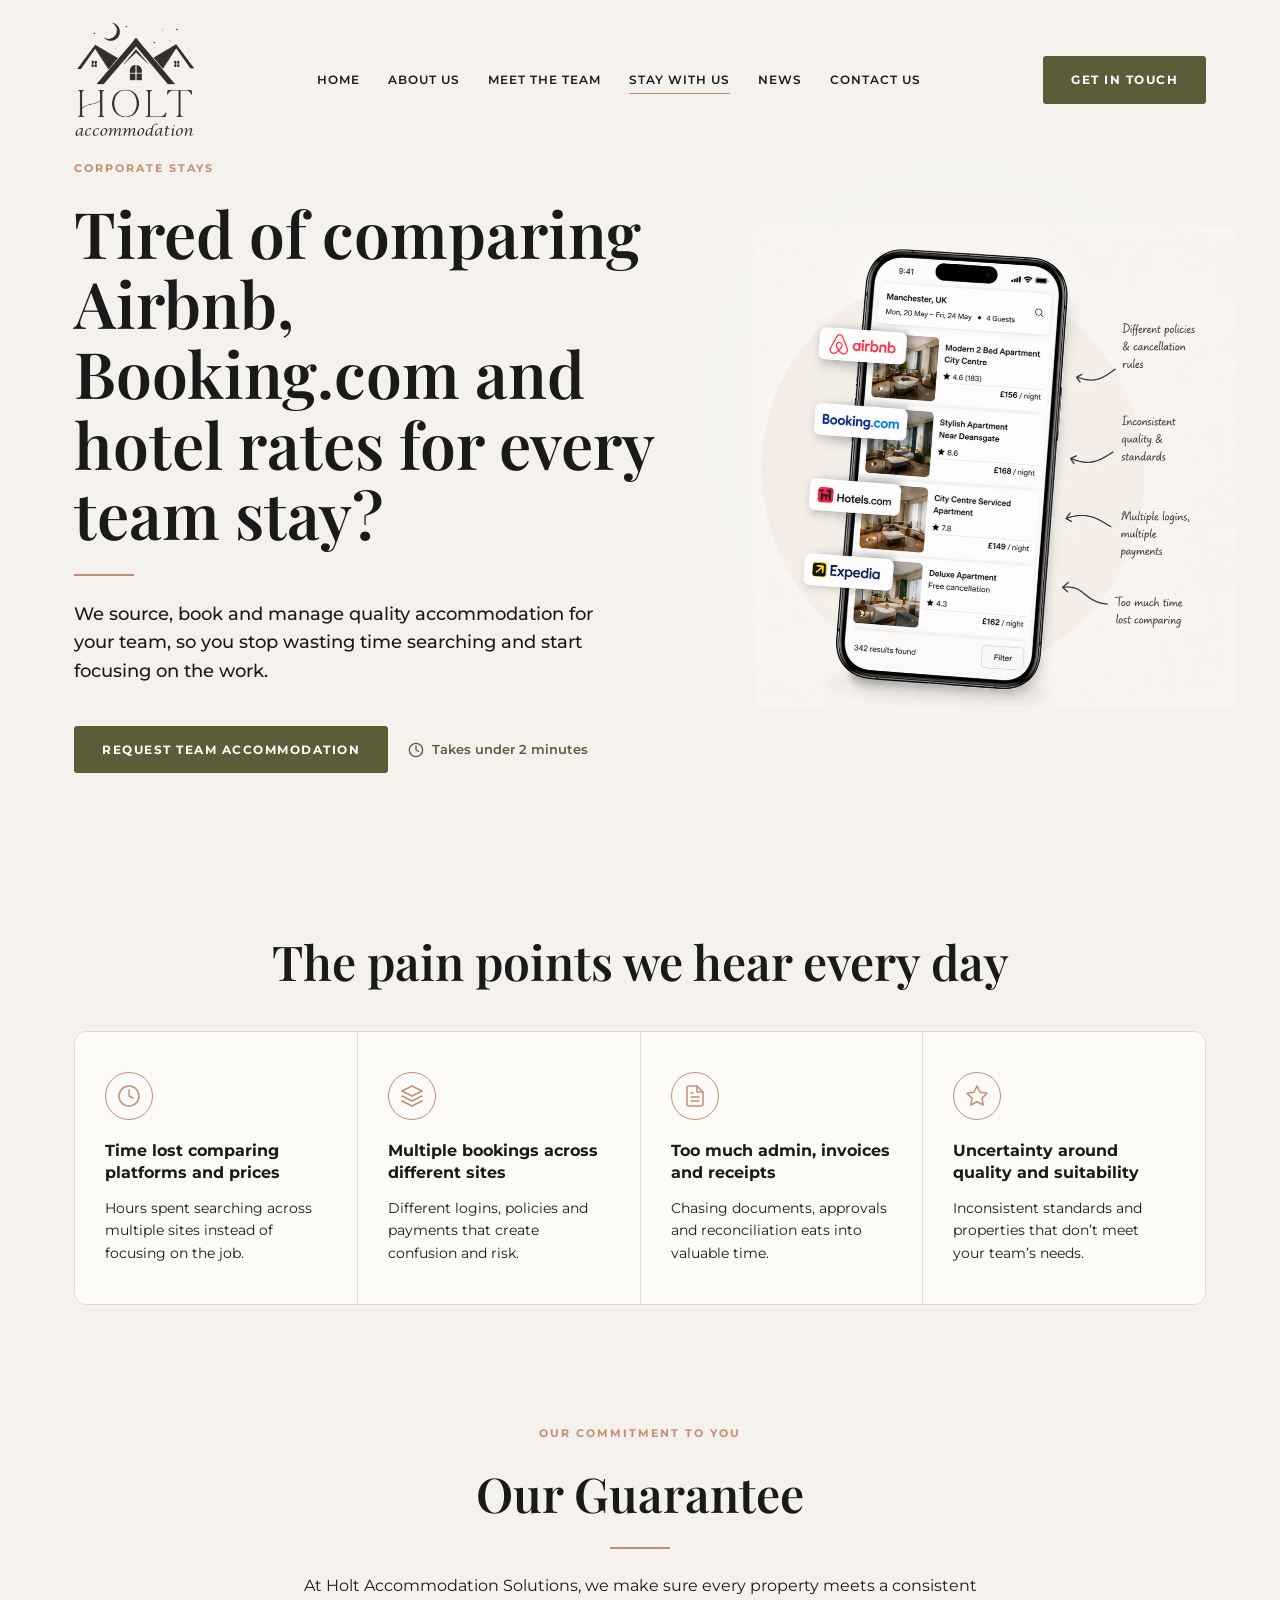
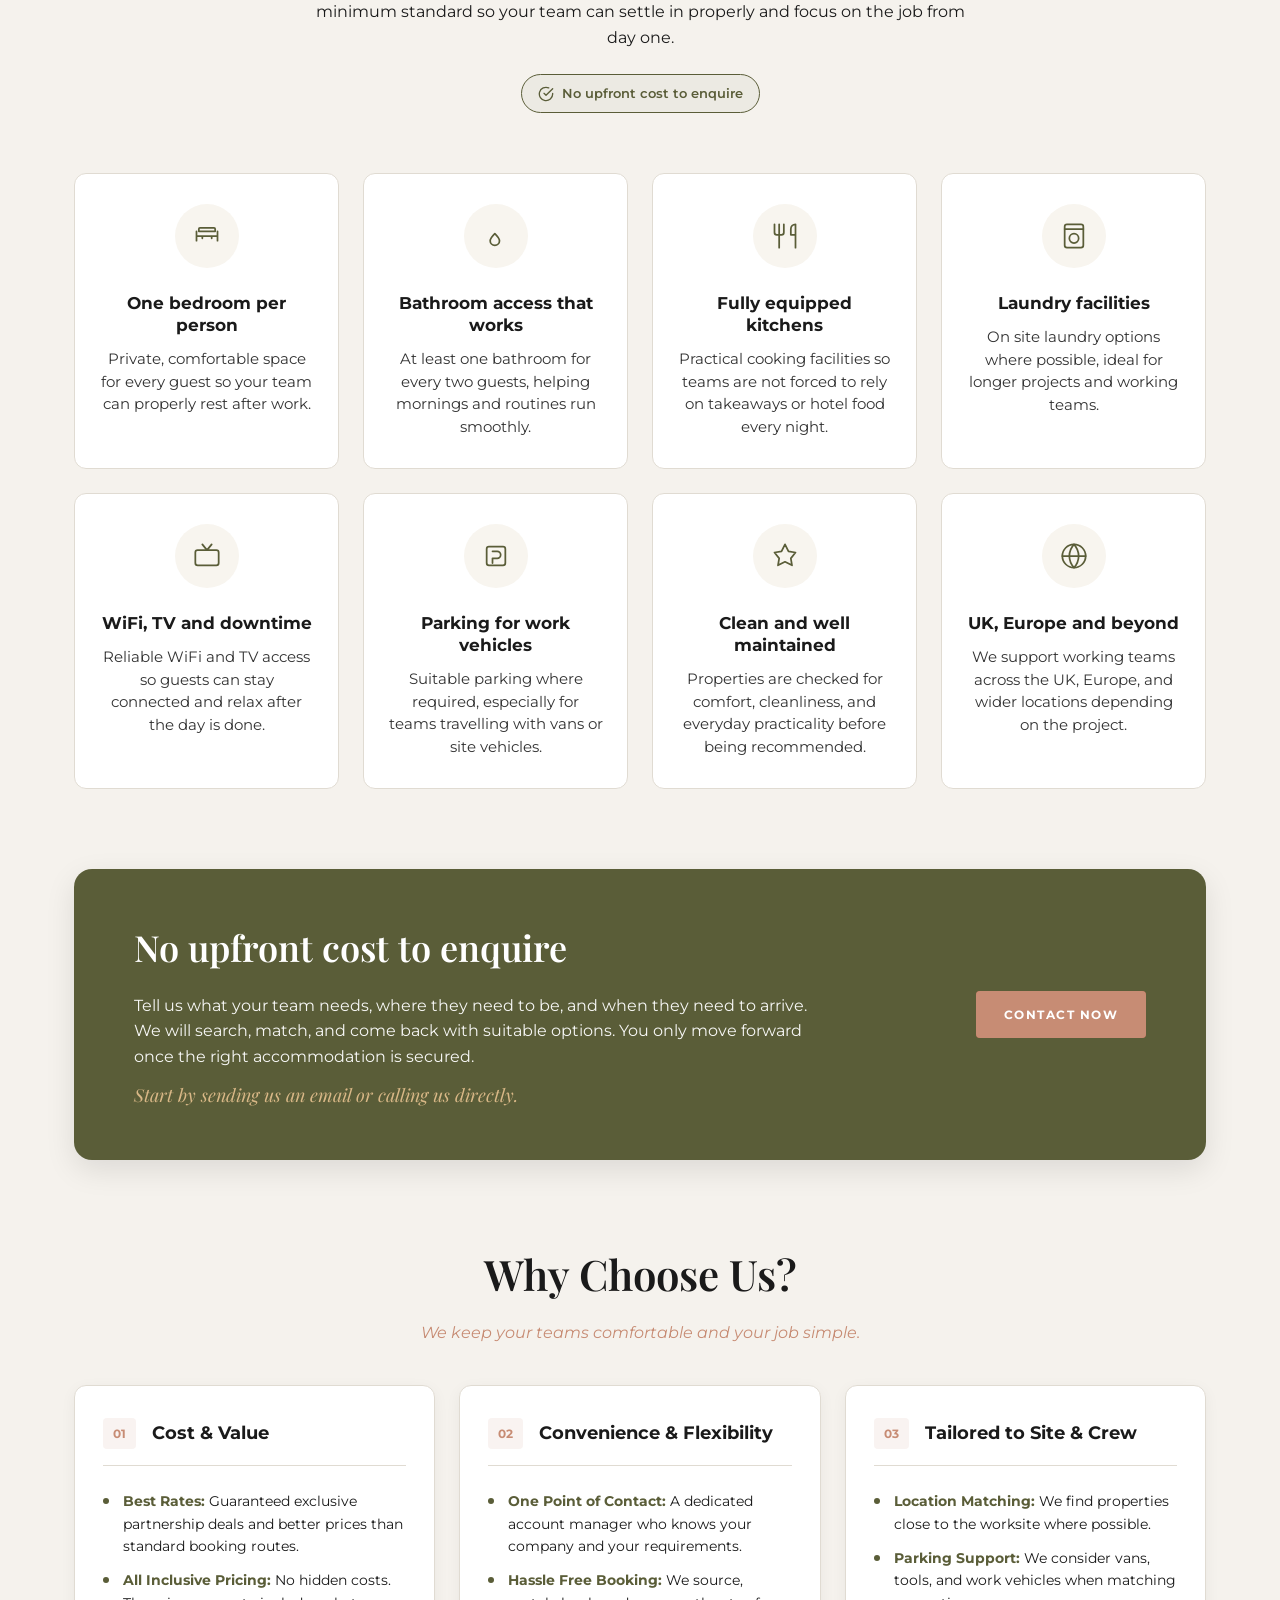
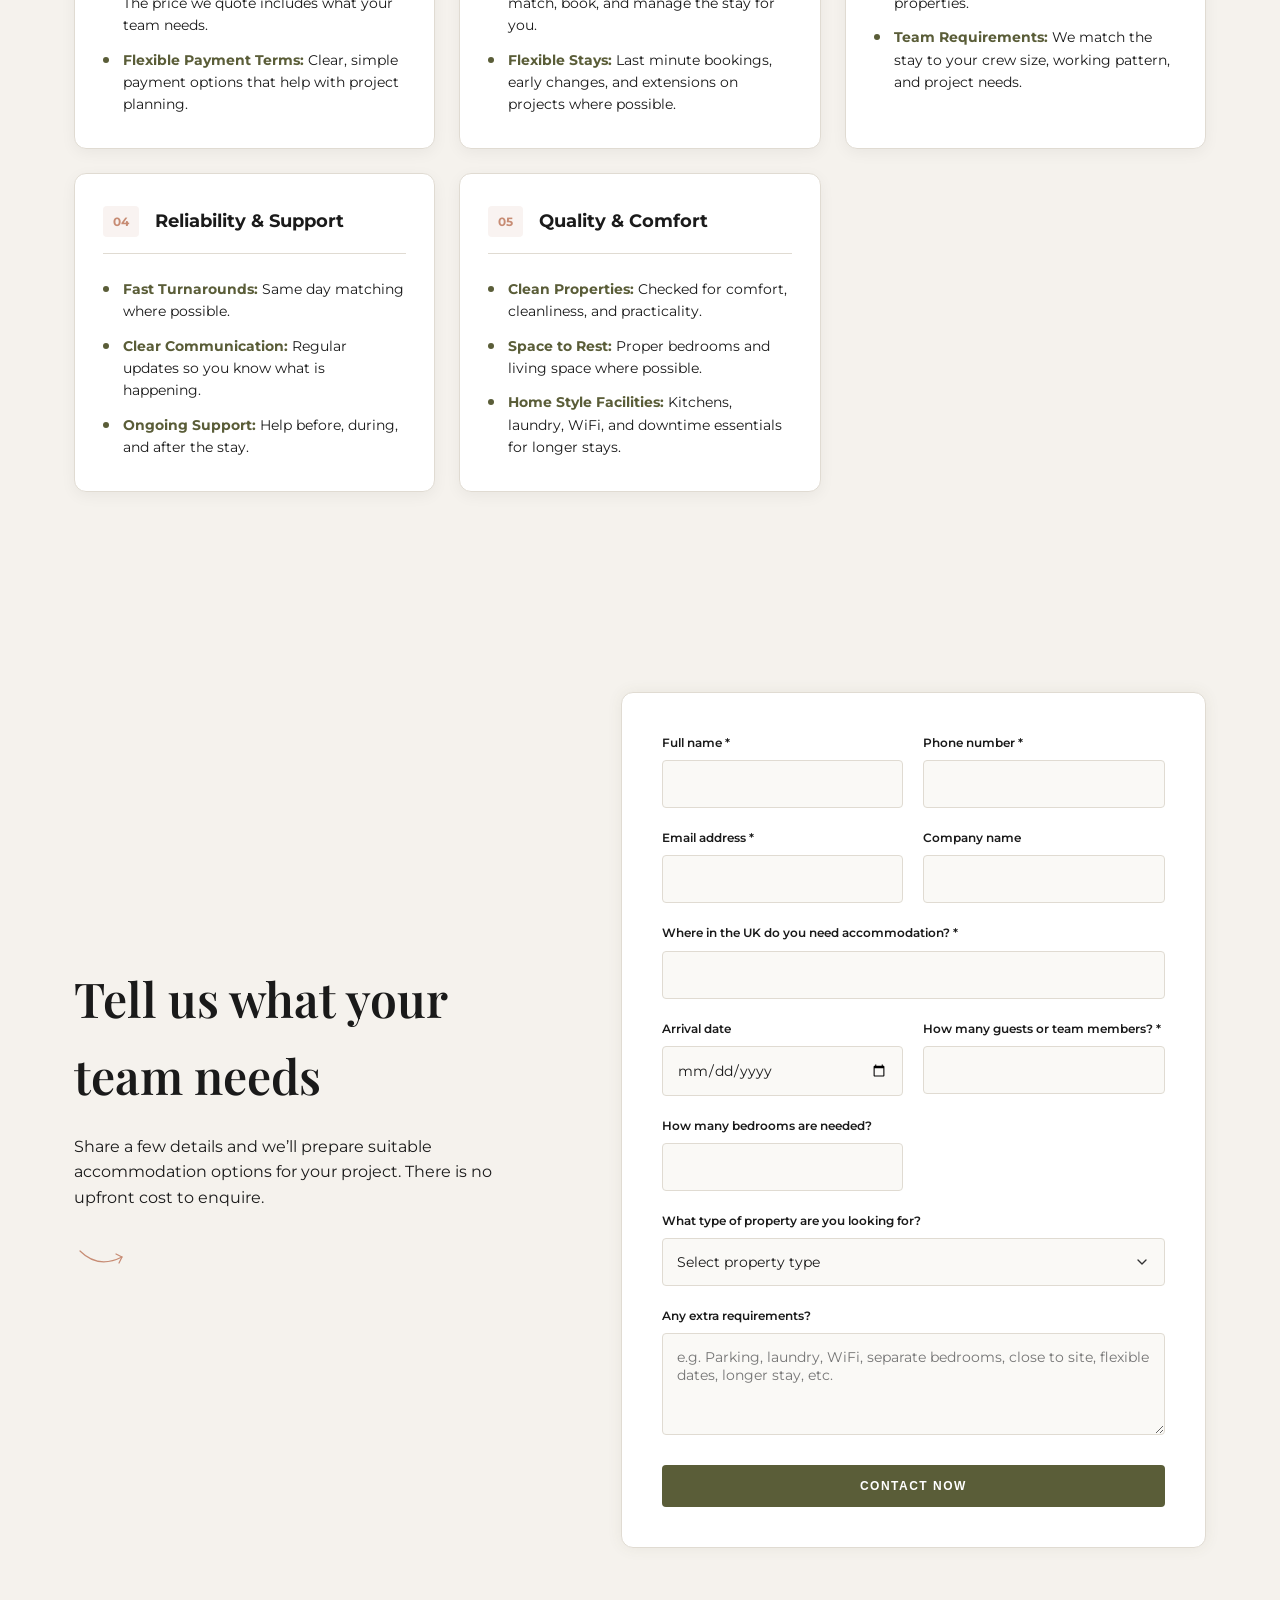
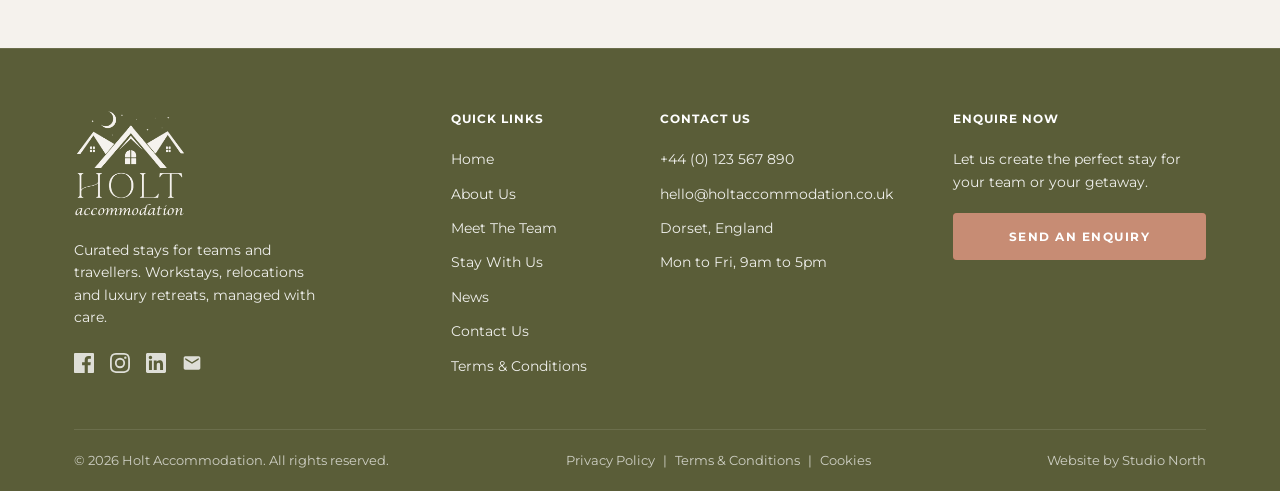
<file: corporatestays.html>
<!DOCTYPE html>
<html lang="en">
<head>
    <meta charset="UTF-8">
    <meta name="viewport" content="width=device-width, initial-scale=1.0">
    <title>Corporate Stays - Holt Accommodation</title>
    <link rel="preconnect" href="https://fonts.googleapis.com">
    <link rel="preconnect" href="https://fonts.gstatic.com" crossorigin>
    <link href="https://fonts.googleapis.com/css2?family=Montserrat:wght@400;500;600;700&family=Playfair+Display:wght@400;500;600;700;i&display=swap" rel="stylesheet">
    <link rel="stylesheet" href="styles.css">
</head>
<body class="corporate-stays-page">

    <header id="header" class="header staywithus-header">
        <div class="container header-container">
            <a href="index.html" class="logo">
                <img src="assets/images/logo.png" alt="Holt Accommodation Logo">
            </a>
            
            <nav class="nav-menu" id="navMenu">
                <ul class="nav-list staywithus-nav-list">
                    <li><a href="index.html" class="nav-link">Home</a></li>
                    <li><a href="aboutus.html" class="nav-link">About Us</a></li>
                    <li><a href="meettheteam.html" class="nav-link">Meet The Team</a></li>
                    <li><a href="staywithus.html" class="nav-link active">Stay With Us</a></li>
                    <li><a href="#" class="nav-link">News</a></li>
                    <li><a href="index.html#contact" class="nav-link">Contact Us</a></li>
                </ul>
                <a href="index.html#contact" class="btn btn-olive mobile-enquire btn-pan-hover"><span>Get In Touch</span></a>
            </nav>
            
            <div class="header-right">
                <a href="index.html#contact" class="btn btn-olive desktop-enquire btn-pan-hover"><span>Get In Touch</span></a>
                <button class="hamburger staywithus-hamburger" id="hamburger" aria-label="Toggle Menu">
                    <span></span>
                    <span></span>
                    <span></span>
                </button>
            </div>
        </div>
    </header>

    <main>
        <section class="corporate-hero js-reveal">
            <div class="container">
                <div class="corporate-hero-inner">
                    <div class="corporate-hero-content fade-in stagger-1">
                        <span class="corporate-kicker">CORPORATE STAYS</span>
                        <h1 class="corporate-title">Tired of comparing Airbnb, Booking.com and hotel rates for every team stay?</h1>
                        <div class="corporate-divider"></div>
                        <p class="corporate-intro body-text">
                            We source, book and manage quality accommodation for your team, so you stop wasting time searching and start focusing on the work.
                        </p>
                        
                        <div class="corporate-hero-actions">
                            <a href="#corporate-contact-form" class="btn btn-olive btn-pan-hover smooth-scroll">
                                <span>REQUEST TEAM ACCOMMODATION</span>
                            </a>
                            <div class="corporate-time-note">
                                <svg viewBox="0 0 24 24" width="16" height="16" fill="none" stroke="currentColor" stroke-width="2" stroke-linecap="round" stroke-linejoin="round"><circle cx="12" cy="12" r="10"></circle><polyline points="12 6 12 12 16 14"></polyline></svg>
                                <span>Takes under 2 minutes</span>
                            </div>
                        </div>
                    </div>
                    
                    <div class="corporate-hero-visual fade-in stagger-2">
                        <img src="assets/images/phonecorp.png" onerror="this.src='[data-uri]'" alt="Corporate accommodation booking comparison" class="corporate-hero-phone">
                    </div>
                </div>
            </div>
        </section>

        <section class="corporate-pain-section section-padding js-reveal">
            <div class="container">
                <div class="corporate-section-header text-center fade-in">
                    <h2 class="corporate-pain-main-title">The pain points we hear every day</h2>
                </div>
                
                <div class="corporate-pain-panel fade-in stagger-1">
                    <div class="corporate-pain-card" tabindex="0">
                        <div class="corporate-pain-icon">
                            <svg viewBox="0 0 24 24" width="24" height="24" fill="none" stroke="currentColor" stroke-width="1.5" stroke-linecap="round" stroke-linejoin="round"><circle cx="12" cy="12" r="10"></circle><polyline points="12 6 12 12 16 14"></polyline></svg>
                        </div>
                        <h3 class="corporate-pain-title">Time lost comparing platforms and prices</h3>
                        <p class="corporate-pain-text">Hours spent searching across multiple sites instead of focusing on the job.</p>
                    </div>

                    <div class="corporate-pain-card" tabindex="0">
                        <div class="corporate-pain-icon">
                            <svg viewBox="0 0 24 24" width="24" height="24" fill="none" stroke="currentColor" stroke-width="1.5" stroke-linecap="round" stroke-linejoin="round"><polygon points="12 2 2 7 12 12 22 7 12 2"></polygon><polyline points="2 17 12 22 22 17"></polyline><polyline points="2 12 12 17 22 12"></polyline></svg>
                        </div>
                        <h3 class="corporate-pain-title">Multiple bookings across different sites</h3>
                        <p class="corporate-pain-text">Different logins, policies and payments that create confusion and risk.</p>
                    </div>

                    <div class="corporate-pain-card" tabindex="0">
                        <div class="corporate-pain-icon">
                            <svg viewBox="0 0 24 24" width="24" height="24" fill="none" stroke="currentColor" stroke-width="1.5" stroke-linecap="round" stroke-linejoin="round"><path d="M14 2H6a2 2 0 0 0-2 2v16a2 2 0 0 0 2 2h12a2 2 0 0 0 2-2V8z"></path><polyline points="14 2 14 8 20 8"></polyline><line x1="16" y1="13" x2="8" y2="13"></line><line x1="16" y1="17" x2="8" y2="17"></line><polyline points="10 9 9 9 8 9"></polyline></svg>
                        </div>
                        <h3 class="corporate-pain-title">Too much admin, invoices and receipts</h3>
                        <p class="corporate-pain-text">Chasing documents, approvals and reconciliation eats into valuable time.</p>
                    </div>

                    <div class="corporate-pain-card" tabindex="0">
                        <div class="corporate-pain-icon">
                            <svg viewBox="0 0 24 24" width="24" height="24" fill="none" stroke="currentColor" stroke-width="1.5" stroke-linecap="round" stroke-linejoin="round"><polygon points="12 2 15.09 8.26 22 9.27 17 14.14 18.18 21.02 12 17.77 5.82 21.02 7 14.14 2 9.27 8.91 8.26 12 2"></polygon></svg>
                        </div>
                        <h3 class="corporate-pain-title">Uncertainty around quality and suitability</h3>
                        <p class="corporate-pain-text">Inconsistent standards and properties that don’t meet your team’s needs.</p>
                    </div>
                </div>
            </div>
        </section>

        <section class="corporate-guarantee-section section-padding js-reveal">
            <div class="container">
                
                <div class="corporate-guarantee-header text-center fade-in">
                    <span class="corporate-kicker" style="justify-content: center; display: flex; margin-bottom: 12px;">OUR COMMITMENT TO YOU</span>
                    <h2 class="corporate-guarantee-title">Our Guarantee</h2>
                    <div class="corporate-divider" style="margin: 0 auto 24px;"></div>
                    <p class="corporate-guarantee-intro">
                        At Holt Accommodation Solutions, we make sure every property meets a consistent minimum standard so your team can settle in properly and focus on the job from day one.
                    </p>
                    <div class="corporate-guarantee-badge">
                        <svg viewBox="0 0 24 24" fill="none" stroke="currentColor" stroke-width="2" stroke-linecap="round" stroke-linejoin="round"><path d="M22 11.08V12a10 10 0 1 1-5.93-9.14"></path><polyline points="22 4 12 14.01 9 11.01"></polyline></svg>
                        <span>No upfront cost to enquire</span>
                    </div>
                </div>

                <div class="corporate-guarantee-grid fade-in stagger-1">
                    <div class="corporate-guarantee-card" tabindex="0">
                        <div class="corporate-guarantee-icon">
                            <svg viewBox="0 0 24 24" fill="none" stroke="currentColor" stroke-width="1.5" stroke-linecap="round" stroke-linejoin="round"><path d="M3 12v4m0-4h18m-18 0V8m18 4v4m0-4V8M5 8h14M5 8v-2a1 1 0 0 1 1-1h12a1 1 0 0 1 1 1v2M8 12v2m8-2v2"></path></svg>
                        </div>
                        <h4 class="corporate-guarantee-card-title">One bedroom per person</h4>
                        <p class="corporate-guarantee-card-desc">Private, comfortable space for every guest so your team can properly rest after work.</p>
                    </div>

                    <div class="corporate-guarantee-card" tabindex="0">
                        <div class="corporate-guarantee-icon">
                            <svg viewBox="0 0 24 24" fill="none" stroke="currentColor" stroke-width="1.5" stroke-linecap="round" stroke-linejoin="round"><path d="M7 16a4 4 0 0 0 8 0c0-2-4-6-4-6s-4 4-4 6z"></path></svg>
                        </div>
                        <h4 class="corporate-guarantee-card-title">Bathroom access that works</h4>
                        <p class="corporate-guarantee-card-desc">At least one bathroom for every two guests, helping mornings and routines run smoothly.</p>
                    </div>

                    <div class="corporate-guarantee-card" tabindex="0">
                        <div class="corporate-guarantee-icon">
                            <svg viewBox="0 0 24 24" fill="none" stroke="currentColor" stroke-width="1.5" stroke-linecap="round" stroke-linejoin="round"><path d="M3 2v7c0 1.1.9 2 2 2h4a2 2 0 0 0 2-2V2M7 2v20M21 2v20M21 2c-2.2 0-4 1.8-4 4v5h4"></path></svg>
                        </div>
                        <h4 class="corporate-guarantee-card-title">Fully equipped kitchens</h4>
                        <p class="corporate-guarantee-card-desc">Practical cooking facilities so teams are not forced to rely on takeaways or hotel food every night.</p>
                    </div>

                    <div class="corporate-guarantee-card" tabindex="0">
                        <div class="corporate-guarantee-icon">
                            <svg viewBox="0 0 24 24" fill="none" stroke="currentColor" stroke-width="1.5" stroke-linecap="round" stroke-linejoin="round"><rect x="4" y="2" width="16" height="20" rx="2"></rect><circle cx="12" cy="14" r="4"></circle><path d="M4 6h16"></path></svg>
                        </div>
                        <h4 class="corporate-guarantee-card-title">Laundry facilities</h4>
                        <p class="corporate-guarantee-card-desc">On site laundry options where possible, ideal for longer projects and working teams.</p>
                    </div>

                    <div class="corporate-guarantee-card" tabindex="0">
                        <div class="corporate-guarantee-icon">
                            <svg viewBox="0 0 24 24" fill="none" stroke="currentColor" stroke-width="1.5" stroke-linecap="round" stroke-linejoin="round"><rect x="2" y="7" width="20" height="13" rx="2"></rect><path d="M8 2l4 5 4-5"></path></svg>
                        </div>
                        <h4 class="corporate-guarantee-card-title">WiFi, TV and downtime</h4>
                        <p class="corporate-guarantee-card-desc">Reliable WiFi and TV access so guests can stay connected and relax after the day is done.</p>
                    </div>

                    <div class="corporate-guarantee-card" tabindex="0">
                        <div class="corporate-guarantee-icon">
                            <svg viewBox="0 0 24 24" fill="none" stroke="currentColor" stroke-width="1.5" stroke-linecap="round" stroke-linejoin="round"><rect x="4" y="4" width="16" height="16" rx="2"></rect><path d="M9 8h4a3 3 0 0 1 0 6H9v4M9 14h4"></path></svg>
                        </div>
                        <h4 class="corporate-guarantee-card-title">Parking for work vehicles</h4>
                        <p class="corporate-guarantee-card-desc">Suitable parking where required, especially for teams travelling with vans or site vehicles.</p>
                    </div>

                    <div class="corporate-guarantee-card" tabindex="0">
                        <div class="corporate-guarantee-icon">
                            <svg viewBox="0 0 24 24" fill="none" stroke="currentColor" stroke-width="1.5" stroke-linecap="round" stroke-linejoin="round"><path d="M12 2l3 6 6 1-4 5 1 6-6-3-6 3 1-6-4-5 6-1 3-6z"></path></svg>
                        </div>
                        <h4 class="corporate-guarantee-card-title">Clean and well maintained</h4>
                        <p class="corporate-guarantee-card-desc">Properties are checked for comfort, cleanliness, and everyday practicality before being recommended.</p>
                    </div>

                    <div class="corporate-guarantee-card" tabindex="0">
                        <div class="corporate-guarantee-icon">
                            <svg viewBox="0 0 24 24" fill="none" stroke="currentColor" stroke-width="1.5" stroke-linecap="round" stroke-linejoin="round"><circle cx="12" cy="12" r="10"></circle><path d="M2 12h20M12 2a15.3 15.3 0 0 1 4 10 15.3 15.3 0 0 1-4 10 15.3 15.3 0 0 1-4-10 15.3 15.3 0 0 1 4-10z"></path></svg>
                        </div>
                        <h4 class="corporate-guarantee-card-title">UK, Europe and beyond</h4>
                        <p class="corporate-guarantee-card-desc">We support working teams across the UK, Europe, and wider locations depending on the project.</p>
                    </div>
                </div>

                <div class="corporate-no-upfront-banner fade-in stagger-2">
                    <div class="no-upfront-content">
                        <h3>No upfront cost to enquire</h3>
                        <p>Tell us what your team needs, where they need to be, and when they need to arrive. We will search, match, and come back with suitable options. You only move forward once the right accommodation is secured.</p>
                        <p class="no-upfront-contact-text">Start by sending us an email or calling us directly.</p>
                    </div>
                    <div class="no-upfront-actions">
                        <a href="#corporate-contact-form" class="btn btn-terracotta btn-pan-hover smooth-scroll">
                            <span>CONTACT NOW</span>
                        </a>
                    </div>
                </div>

                <div class="corporate-why-choose-header text-center fade-in stagger-3">
                    <h3>Why Choose Us?</h3>
                    <p class="corporate-why-choose-subtitle">We keep your teams comfortable and your job simple.</p>
                </div>

                <div class="corporate-why-choose-blocks fade-in stagger-4">
                    <div class="corporate-why-block" tabindex="0">
                        <div class="why-block-header">
                            <span class="why-block-number">01</span>
                            <h5 class="why-block-title">Cost & Value</h5>
                        </div>
                        <ul class="why-block-list">
                            <li><strong>Best Rates:</strong> Guaranteed exclusive partnership deals and better prices than standard booking routes.</li>
                            <li><strong>All Inclusive Pricing:</strong> No hidden costs. The price we quote includes what your team needs.</li>
                            <li><strong>Flexible Payment Terms:</strong> Clear, simple payment options that help with project planning.</li>
                        </ul>
                    </div>
                    
                    <div class="corporate-why-block" tabindex="0">
                        <div class="why-block-header">
                            <span class="why-block-number">02</span>
                            <h5 class="why-block-title">Convenience & Flexibility</h5>
                        </div>
                        <ul class="why-block-list">
                            <li><strong>One Point of Contact:</strong> A dedicated account manager who knows your company and your requirements.</li>
                            <li><strong>Hassle Free Booking:</strong> We source, match, book, and manage the stay for you.</li>
                            <li><strong>Flexible Stays:</strong> Last minute bookings, early changes, and extensions on projects where possible.</li>
                        </ul>
                    </div>
                    
                    <div class="corporate-why-block" tabindex="0">
                        <div class="why-block-header">
                            <span class="why-block-number">03</span>
                            <h5 class="why-block-title">Tailored to Site & Crew</h5>
                        </div>
                        <ul class="why-block-list">
                            <li><strong>Location Matching:</strong> We find properties close to the worksite where possible.</li>
                            <li><strong>Parking Support:</strong> We consider vans, tools, and work vehicles when matching properties.</li>
                            <li><strong>Team Requirements:</strong> We match the stay to your crew size, working pattern, and project needs.</li>
                        </ul>
                    </div>

                    <div class="corporate-why-block" tabindex="0">
                        <div class="why-block-header">
                            <span class="why-block-number">04</span>
                            <h5 class="why-block-title">Reliability & Support</h5>
                        </div>
                        <ul class="why-block-list">
                            <li><strong>Fast Turnarounds:</strong> Same day matching where possible.</li>
                            <li><strong>Clear Communication:</strong> Regular updates so you know what is happening.</li>
                            <li><strong>Ongoing Support:</strong> Help before, during, and after the stay.</li>
                        </ul>
                    </div>

                    <div class="corporate-why-block" tabindex="0">
                        <div class="why-block-header">
                            <span class="why-block-number">05</span>
                            <h5 class="why-block-title">Quality & Comfort</h5>
                        </div>
                        <ul class="why-block-list">
                            <li><strong>Clean Properties:</strong> Checked for comfort, cleanliness, and practicality.</li>
                            <li><strong>Space to Rest:</strong> Proper bedrooms and living space where possible.</li>
                            <li><strong>Home Style Facilities:</strong> Kitchens, laundry, WiFi, and downtime essentials for longer stays.</li>
                        </ul>
                    </div>
                </div>

            </div>
        </section>

        <section id="corporate-contact-form" class="corporate-contact section-padding js-reveal">
            <div class="container">
                <div class="corporate-contact-inner">
                    <div class="corporate-contact-copy fade-in stagger-1">
                        <h2>Tell us what your team needs</h2>
                        <p>Share a few details and we’ll prepare suitable accommodation options for your project. There is no upfront cost to enquire.</p>
                        
                        <div class="corporate-savings-note-wrap">
                            <svg class="corporate-arrow" viewBox="0 0 100 50" fill="none" stroke="var(--terracotta)" stroke-width="2" stroke-linecap="round" stroke-linejoin="round">
                                <path d="M10,10 Q40,40 80,20" />
                                <polyline points="70,15 80,20 75,30" />
                            </svg>
                        </div>
                    </div>

                    <div class="corporate-form-card fade-in stagger-2">
                        <form id="corporate-contact-form-element">
                            <div class="corporate-form-grid">
                                <div class="corporate-field">
                                    <label for="contact-name">Full name *</label>
                                    <input type="text" id="contact-name" name="contact-name" required>
                                </div>

                                <div class="corporate-field">
                                    <label for="contact-phone">Phone number *</label>
                                    <input type="tel" id="contact-phone" name="contact-phone" required>
                                </div>
                                
                                <div class="corporate-field">
                                    <label for="contact-email">Email address *</label>
                                    <input type="email" id="contact-email" name="contact-email" required>
                                </div>
                                
                                <div class="corporate-field">
                                    <label for="contact-company">Company name</label>
                                    <input type="text" id="contact-company" name="contact-company">
                                </div>

                                <div class="corporate-field full-width">
                                    <label for="contact-location">Where in the UK do you need accommodation? *</label>
                                    <input type="text" id="contact-location" name="contact-location" required>
                                </div>
                                
                                <div class="corporate-field">
                                    <label for="contact-arrival">Arrival date</label>
                                    <input type="date" id="contact-arrival" name="contact-arrival">
                                </div>

                                <div class="corporate-field">
                                    <label for="contact-guests">How many guests or team members? *</label>
                                    <input type="number" id="contact-guests" name="contact-guests" min="1" required>
                                </div>
                                
                                <div class="corporate-field">
                                    <label for="contact-bedrooms">How many bedrooms are needed?</label>
                                    <input type="number" id="contact-bedrooms" name="contact-bedrooms" min="1">
                                </div>

                                <div class="corporate-field full-width">
                                    <label for="contact-type">What type of property are you looking for?</label>
                                    <select id="contact-type" name="contact-type">
                                        <option value="" disabled selected>Select property type</option>
                                        <option value="Apartments">Apartments</option>
                                        <option value="Houses">Houses</option>
                                        <option value="Contractor accommodation">Contractor accommodation</option>
                                        <option value="Serviced accommodation">Serviced accommodation</option>
                                        <option value="Flexible options">Flexible options</option>
                                        <option value="Not sure yet">Not sure yet</option>
                                    </select>
                                </div>
                                
                                <div class="corporate-field full-width">
                                    <label for="contact-extra">Any extra requirements?</label>
                                    <textarea id="contact-extra" name="contact-extra" rows="4" placeholder="e.g. Parking, laundry, WiFi, separate bedrooms, close to site, flexible dates, longer stay, etc."></textarea>
                                </div>
                            </div>
                            
                            <button type="submit" class="btn btn-olive btn-full corporate-submit corporate-btn-shake">
                                <span>CONTACT NOW</span>
                            </button>
                            
                            <div id="contact-success-msg" class="corporate-form-success" aria-live="polite" style="display: none;">
                                <h4>Thank you.</h4>
                                <p>Your email is ready. Please review it in your email app and press send.</p>
                            </div>
                        </form>
                    </div>
                </div>
            </div>
        </section>
    </main>

    <footer id="contact" class="footer bg-olive text-white js-reveal">
        <div class="container">
            <div class="footer-grid">
                <div class="footer-col">
                    <img src="assets/images/logo.png" alt="Holt Accommodation Logo" class="footer-logo">
                    <p class="footer-desc">Curated stays for teams and travellers. Workstays, relocations and luxury retreats, managed with care.</p>
                    <div class="social-links">
                        <a href="#" aria-label="Facebook"><svg viewBox="0 0 24 24" width="20" height="20"><path fill="currentColor" d="M22.675 0H1.325C.593 0 0 .593 0 1.325v21.351C0 23.407.593 24 1.325 24H12.82v-9.294H9.692v-3.622h3.128V8.413c0-3.1 1.893-4.788 4.659-4.788 1.325 0 2.463.099 2.795.143v3.24l-1.918.001c-1.504 0-1.795.715-1.795 1.763v2.313h3.587l-.467 3.622h-3.12V24h6.116c.73 0 1.323-.593 1.323-1.325V1.325C24 .593 23.407 0 22.675 0z"/></svg></a>
                        <a href="#" aria-label="Instagram"><svg viewBox="0 0 24 24" width="20" height="20"><path fill="currentColor" d="M12 2.163c3.204 0 3.584.012 4.85.07 3.252.148 4.771 1.691 4.919 4.919.058 1.265.069 1.645.069 4.849 0 3.205-.012 3.584-.069 4.849-.149 3.225-1.664 4.771-4.919 4.919-1.266.058-1.644.07-4.85.07-3.204 0-3.584-.012-4.849-.07-3.26-.149-4.771-1.699-4.919-4.92-.058-1.265-.07-1.644-.07-4.849 0-3.204.013-3.583.07-4.849.149-3.227 1.664-4.771 4.919-4.919 1.266-.057 1.645-.069 4.849-.069zM12 0C8.741 0 8.333.014 7.053.072 2.695.272.273 2.69.073 7.052.014 8.333 0 8.741 0 12c0 3.259.014 3.668.072 4.948.2 4.358 2.618 6.78 6.98 6.98C8.333 23.986 8.741 24 12 24c3.259 0 3.668-.014 4.948-.072 4.354-.2 6.782-2.618 6.979-6.98.059-1.28.073-1.689.073-4.948 0-3.259-.014-3.667-.072-4.947-.196-4.354-2.617-6.78-6.979-6.98C15.668.014 15.259 0 12 0zm0 5.838a6.162 6.162 0 100 12.324 6.162 6.162 0 000-12.324zM12 16a4 4 0 110-8 4 4 0 010 8zm6.406-11.845a1.44 1.44 0 100 2.881 1.44 1.44 0 000-2.881z"/></svg></a>
                        <a href="#" aria-label="LinkedIn"><svg viewBox="0 0 24 24" width="20" height="20"><path fill="currentColor" d="M20.447 20.452h-3.554v-5.569c0-1.328-.027-3.037-1.852-3.037-1.853 0-2.136 1.445-2.136 2.939v5.667H9.351V9h3.414v1.561h.046c.477-.9 1.637-1.85 3.37-1.85 3.601 0 4.267 2.37 4.267 5.455v6.286zM5.337 7.433c-1.144 0-2.063-.926-2.063-2.065 0-1.138.92-2.063 2.063-2.063 1.14 0 2.064.925 2.064 2.063 0 1.139-.925 2.065-2.064 2.065zm1.782 13.019H3.555V9h3.564v11.452zM22.225 0H1.771C.792 0 0 .774 0 1.729v20.542C0 23.227.792 24 1.771 24h20.451C23.2 24 24 23.227 24 22.271V1.729C24 .774 23.2 0 22.225 0z"/></svg></a>
                        <a href="#" aria-label="Email"><svg viewBox="0 0 24 24" width="20" height="20"><path fill="currentColor" d="M20 4H4c-1.1 0-1.99.9-1.99 2L2 18c0 1.1.9 2 2 2h16c1.1 0 2-.9 2-2V6c0-1.1-.9-2-2-2zm0 4l-8 5-8-5V6l8 5 8-5v2z"/></svg></a>
                    </div>
                </div>
                
                <div class="footer-col">
                    <h4 class="footer-heading">Quick Links</h4>
                    <ul class="footer-links">
                        <li><a href="index.html">Home</a></li>
                        <li><a href="aboutus.html">About Us</a></li>
                        <li><a href="meettheteam.html">Meet The Team</a></li>
                        <li><a href="staywithus.html">Stay With Us</a></li>
                        <li><a href="#">News</a></li>
                        <li><a href="index.html#contact">Contact Us</a></li>
                        <li><a href="terms.html">Terms & Conditions</a></li>
                    </ul>
                </div>

                <div class="footer-col">
                    <h4 class="footer-heading">Contact Us</h4>
                    <ul class="footer-contact">
                        <li>+44 (0) 123 567 890</li>
                        <li>hello@holtaccommodation.co.uk</li>
                        <li>Dorset, England</li>
                        <li>Mon to Fri, 9am to 5pm</li>
                    </ul>
                </div>

                <div class="footer-col" id="enquire">
                    <h4 class="footer-heading">Enquire Now</h4>
                    <p class="footer-text">Let us create the perfect stay for your team or your getaway.</p>
                    <a href="index.html#contact" class="btn btn-terracotta btn-full footer-enquire-btn btn-pan-hover"><span>Send An Enquiry</span></a>
                </div>
            </div>

            <div class="footer-bottom">
                <p>&copy; 2026 Holt Accommodation. All rights reserved.</p>
                <p class="footer-legal">
                    <a href="#">Privacy Policy</a> | 
                    <a href="#">Terms & Conditions</a> | 
                    <a href="#">Cookies</a>
                </p>
                <p>Website by Studio North</p>
            </div>
        </div>
    </footer>

    <script src="script.js"></script>
</body>
</html>
</file>
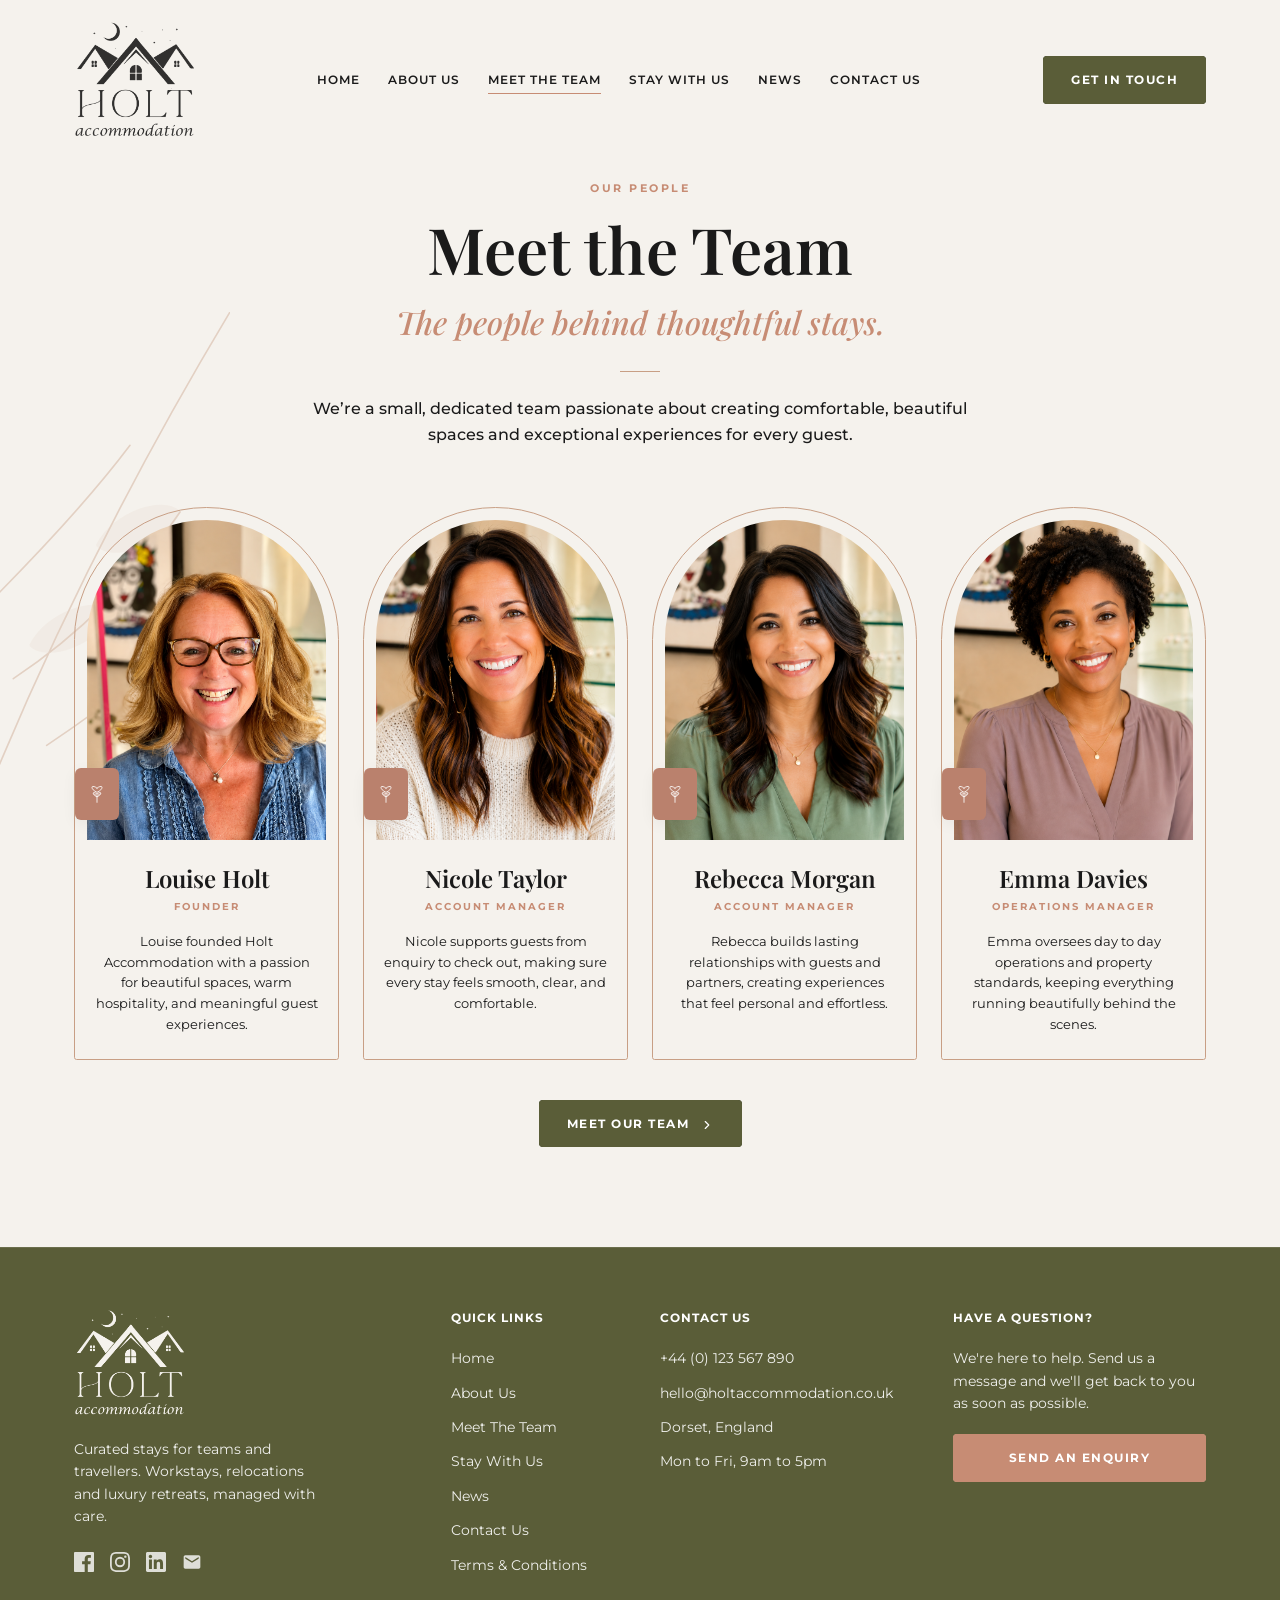
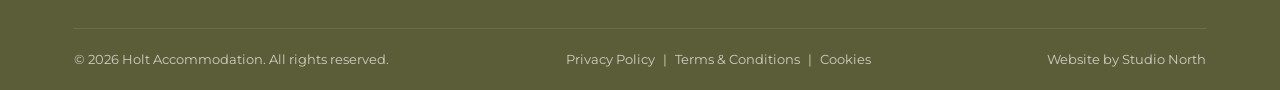
<file: meettheteam.html>
<!DOCTYPE html>
<html lang="en">
<head>
    <meta charset="UTF-8">
    <meta name="viewport" content="width=device-width, initial-scale=1.0">
    <title>Meet the Team | Holt Accommodation</title>
    <link rel="preconnect" href="https://fonts.googleapis.com">
    <link rel="preconnect" href="https://fonts.gstatic.com" crossorigin>
    <link href="https://fonts.googleapis.com/css2?family=Montserrat:wght@400;500;600;700&family=Playfair+Display:wght@400;500;600;700;800;i&display=swap" rel="stylesheet">
    <link rel="stylesheet" href="styles.css">
</head>
<body class="meet-team-page">

    <header id="header" class="header">
        <div class="container header-container">
            <a href="index.html" class="logo">
                <img src="assets/images/logo.png" alt="Holt Accommodation Logo">
            </a>
            
            <nav class="nav-menu" id="navMenu">
                <ul class="nav-list">
                    <li><a href="index.html" class="nav-link">Home</a></li>
                    <li><a href="aboutus.html" class="nav-link">About Us</a></li>
                    <li><a href="meettheteam.html" class="nav-link active">Meet The Team</a></li>
                    <li><a href="staywithus.html" class="nav-link">Stay With Us</a></li>
                    <li><a href="#" class="nav-link">News</a></li>
                    <li><a href="index.html#contact" class="nav-link smooth-scroll">Contact Us</a></li>
                </ul>
                <a href="index.html#contact" class="btn btn-olive mobile-enquire btn-pan-hover"><span>GET IN TOUCH</span></a>
            </nav>
            
            <div class="header-right">
                <a href="index.html#contact" class="btn btn-olive desktop-enquire btn-pan-hover"><span>GET IN TOUCH</span></a>
                <button class="hamburger" id="hamburger" aria-label="Toggle Menu">
                    <span></span>
                    <span></span>
                    <span></span>
                </button>
            </div>
        </div>
    </header>

    <main>
        <section class="team-hero section-padding">
            
            <div class="team-botanical-left">
                <svg viewBox="0 0 150 300" fill="none" stroke="var(--beige)" stroke-width="1" opacity="0.4">
                    <path d="M0 300 Q60 150 150 0 M20 220 Q80 180 120 120 M0 180 Q60 120 90 80 M40 260 Q100 220 140 180" stroke-linecap="round" stroke-linejoin="round"/>
                    <path d="M70 140 C 80 120, 110 110, 120 120 C 110 140, 80 150, 70 140" fill="var(--beige)" opacity="0.2"/>
                    <path d="M30 200 C 40 180, 70 170, 80 180 C 70 200, 40 210, 30 200" fill="var(--beige)" opacity="0.2"/>
                </svg>
            </div>

            <div class="container">
                <div class="team-header-content text-center js-reveal stagger-1">
                    <span class="team-label">OUR PEOPLE</span>
                    <h1 class="team-title font-serif">Meet the Team</h1>
                    <h2 class="team-subtitle font-serif">The people behind thoughtful stays.</h2>
                    <div class="team-divider"></div>
                    <p class="team-intro body-text">We’re a small, dedicated team passionate about creating comfortable, beautiful spaces and exceptional experiences for every guest.</p>
                </div>

                <div class="team-grid">
                    
                    <div class="team-card team-card-featured js-reveal stagger-2">
                        <div class="team-card-inner">
                            <div class="team-img-wrap">
                                <img src="assets/images/Louise.png" onerror="this.src='assets/images/idea 2.png'" alt="Louise Holt" class="team-img">
                                <div class="team-badge shadow-sm">
                                    <svg viewBox="0 0 24 24" width="20" height="20" fill="none" stroke="var(--white)" stroke-width="1" stroke-linecap="round" stroke-linejoin="round">
                                        <path d="M12 22v-7l-3-3m3 3l3-3m-3-7c-2-2-6-3-6-1s2 4 6 6c4-2 6-4 6-6s-4-1-6 1z"></path>
                                        <path d="M12 12c-1.5-1.5-4.5-2.5-4.5-1s1.5 3 4.5 4.5c3-1.5 4.5-3 4.5-4.5s-3-.5-4.5 1z"></path>
                                    </svg>
                                </div>
                            </div>
                            <div class="team-text-wrap">
                                <h3 class="team-name">Louise Holt</h3>
                                <span class="team-role">FOUNDER</span>
                                <p class="team-desc">Louise founded Holt Accommodation with a passion for beautiful spaces, warm hospitality, and meaningful guest experiences.</p>
                            </div>
                        </div>
                    </div>

                    <div class="team-card team-card-standard js-reveal stagger-3">
                        <div class="team-img-wrap">
                            <img src="assets/images/nicole.pic.png" onerror="this.src='assets/images/idea 2.png'" alt="Nicole Taylor" class="team-img">
                            <div class="team-badge shadow-sm">
                                <svg viewBox="0 0 24 24" width="20" height="20" fill="none" stroke="var(--white)" stroke-width="1" stroke-linecap="round" stroke-linejoin="round">
                                    <path d="M12 22v-7l-3-3m3 3l3-3m-3-7c-2-2-6-3-6-1s2 4 6 6c4-2 6-4 6-6s-4-1-6 1z"></path>
                                    <path d="M12 12c-1.5-1.5-4.5-2.5-4.5-1s1.5 3 4.5 4.5c3-1.5 4.5-3 4.5-4.5s-3-.5-4.5 1z"></path>
                                </svg>
                            </div>
                        </div>
                        <div class="team-text-wrap">
                            <h3 class="team-name">Nicole Taylor</h3>
                            <span class="team-role">ACCOUNT MANAGER</span>
                            <p class="team-desc">Nicole supports guests from enquiry to check out, making sure every stay feels smooth, clear, and comfortable.</p>
                        </div>
                    </div>

                    <div class="team-card team-card-standard js-reveal stagger-4">
                        <div class="team-img-wrap">
                            <img src="assets/images/reb.png" onerror="this.src='assets/images/idea 2.png'" alt="Rebecca Morgan" class="team-img">
                            <div class="team-badge shadow-sm">
                                <svg viewBox="0 0 24 24" width="20" height="20" fill="none" stroke="var(--white)" stroke-width="1" stroke-linecap="round" stroke-linejoin="round">
                                    <path d="M12 22v-7l-3-3m3 3l3-3m-3-7c-2-2-6-3-6-1s2 4 6 6c4-2 6-4 6-6s-4-1-6 1z"></path>
                                    <path d="M12 12c-1.5-1.5-4.5-2.5-4.5-1s1.5 3 4.5 4.5c3-1.5 4.5-3 4.5-4.5s-3-.5-4.5 1z"></path>
                                </svg>
                            </div>
                        </div>
                        <div class="team-text-wrap">
                            <h3 class="team-name">Rebecca Morgan</h3>
                            <span class="team-role">ACCOUNT MANAGER</span>
                            <p class="team-desc">Rebecca builds lasting relationships with guests and partners, creating experiences that feel personal and effortless.</p>
                        </div>
                    </div>

                    <div class="team-card team-card-standard js-reveal stagger-5">
                        <div class="team-img-wrap">
                            <img src="assets/images/emma.png" onerror="this.src='assets/images/idea 2.png'" alt="Emma Davies" class="team-img">
                            <div class="team-badge shadow-sm">
                                <svg viewBox="0 0 24 24" width="20" height="20" fill="none" stroke="var(--white)" stroke-width="1" stroke-linecap="round" stroke-linejoin="round">
                                    <path d="M12 22v-7l-3-3m3 3l3-3m-3-7c-2-2-6-3-6-1s2 4 6 6c4-2 6-4 6-6s-4-1-6 1z"></path>
                                    <path d="M12 12c-1.5-1.5-4.5-2.5-4.5-1s1.5 3 4.5 4.5c3-1.5 4.5-3 4.5-4.5s-3-.5-4.5 1z"></path>
                                </svg>
                            </div>
                        </div>
                        <div class="team-text-wrap">
                            <h3 class="team-name">Emma Davies</h3>
                            <span class="team-role">OPERATIONS MANAGER</span>
                            <p class="team-desc">Emma oversees day to day operations and property standards, keeping everything running beautifully behind the scenes.</p>
                        </div>
                    </div>

                </div>

                <div class="team-cta text-center mt-8 js-reveal stagger-6">
                    <a href="#" class="btn btn-olive btn-pan-hover">
                        <span>MEET OUR TEAM
                            <svg viewBox="0 0 24 24" width="14" height="14" fill="none" stroke="currentColor" stroke-width="2" stroke-linecap="round" stroke-linejoin="round" style="margin-left: 6px; vertical-align: middle;">
                                <polyline points="9 18 15 12 9 6"></polyline>
                            </svg>
                        </span>
                    </a>
                </div>

            </div>
        </section>
    </main>

    <footer id="contact" class="footer bg-olive text-white js-reveal">
        <div class="container">
            <div class="footer-grid">
                <div class="footer-col">
                    <img src="assets/images/logo.png" alt="Holt Accommodation Logo" class="footer-logo">
                    <p class="footer-desc">Curated stays for teams and travellers. Workstays, relocations and luxury retreats, managed with care.</p>
                    <div class="social-links">
                        <a href="#" aria-label="Facebook"><svg viewBox="0 0 24 24" width="20" height="20"><path fill="currentColor" d="M22.675 0H1.325C.593 0 0 .593 0 1.325v21.351C0 23.407.593 24 1.325 24H12.82v-9.294H9.692v-3.622h3.128V8.413c0-3.1 1.893-4.788 4.659-4.788 1.325 0 2.463.099 2.795.143v3.24l-1.918.001c-1.504 0-1.795.715-1.795 1.763v2.313h3.587l-.467 3.622h-3.12V24h6.116c.73 0 1.323-.593 1.323-1.325V1.325C24 .593 23.407 0 22.675 0z"/></svg></a>
                        <a href="#" aria-label="Instagram"><svg viewBox="0 0 24 24" width="20" height="20"><path fill="currentColor" d="M12 2.163c3.204 0 3.584.012 4.85.07 3.252.148 4.771 1.691 4.919 4.919.058 1.265.069 1.645.069 4.849 0 3.205-.012 3.584-.069 4.849-.149 3.225-1.664 4.771-4.919 4.919-1.266.058-1.644.07-4.85.07-3.204 0-3.584-.012-4.849-.07-3.26-.149-4.771-1.699-4.919-4.92-.058-1.265-.07-1.644-.07-4.849 0-3.204.013-3.583.07-4.849.149-3.227 1.664-4.771 4.919-4.919 1.266-.057 1.645-.069 4.849-.069zM12 0C8.741 0 8.333.014 7.053.072 2.695.272.273 2.69.073 7.052.014 8.333 0 8.741 0 12c0 3.259.014 3.668.072 4.948.2 4.358 2.618 6.78 6.98 6.98C8.333 23.986 8.741 24 12 24c3.259 0 3.668-.014 4.948-.072 4.354-.2 6.782-2.618 6.979-6.98.059-1.28.073-1.689.073-4.948 0-3.259-.014-3.667-.072-4.947-.196-4.354-2.617-6.78-6.979-6.98C15.668.014 15.259 0 12 0zm0 5.838a6.162 6.162 0 100 12.324 6.162 6.162 0 000-12.324zM12 16a4 4 0 110-8 4 4 0 010 8zm6.406-11.845a1.44 1.44 0 100 2.881 1.44 1.44 0 000-2.881z"/></svg></a>
                        <a href="#" aria-label="LinkedIn"><svg viewBox="0 0 24 24" width="20" height="20"><path fill="currentColor" d="M20.447 20.452h-3.554v-5.569c0-1.328-.027-3.037-1.852-3.037-1.853 0-2.136 1.445-2.136 2.939v5.667H9.351V9h3.414v1.561h.046c.477-.9 1.637-1.85 3.37-1.85 3.601 0 4.267 2.37 4.267 5.455v6.286zM5.337 7.433c-1.144 0-2.063-.926-2.063-2.065 0-1.138.92-2.063 2.063-2.063 1.14 0 2.064.925 2.064 2.063 0 1.139-.925 2.065-2.064 2.065zm1.782 13.019H3.555V9h3.564v11.452zM22.225 0H1.771C.792 0 0 .774 0 1.729v20.542C0 23.227.792 24 1.771 24h20.451C23.2 24 24 23.227 24 22.271V1.729C24 .774 23.2 0 22.225 0z"/></svg></a>
                        <a href="#" aria-label="Email"><svg viewBox="0 0 24 24" width="20" height="20"><path fill="currentColor" d="M20 4H4c-1.1 0-1.99.9-1.99 2L2 18c0 1.1.9 2 2 2h16c1.1 0 2-.9 2-2V6c0-1.1-.9-2-2-2zm0 4l-8 5-8-5V6l8 5 8-5v2z"/></svg></a>
                    </div>
                </div>
                
                <div class="footer-col">
                    <h4 class="footer-heading">Quick Links</h4>
                    <ul class="footer-links">
                        <li><a href="index.html">Home</a></li>
                        <li><a href="aboutus.html">About Us</a></li>
                        <li><a href="meettheteam.html" class="smooth-scroll">Meet The Team</a></li>
                        <li><a href="staywithus.html">Stay With Us</a></li>
                        <li><a href="#">News</a></li>
                        <li><a href="index.html#contact" class="smooth-scroll">Contact Us</a></li>
                        <li><a href="terms.html">Terms & Conditions</a></li>
                    </ul>
                </div>

                <div class="footer-col">
                    <h4 class="footer-heading">Contact Us</h4>
                    <ul class="footer-contact">
                        <li>+44 (0) 123 567 890</li>
                        <li>hello@holtaccommodation.co.uk</li>
                        <li>Dorset, England</li>
                        <li>Mon to Fri, 9am to 5pm</li>
                    </ul>
                </div>

                <div class="footer-col" id="enquire">
                    <h4 class="footer-heading">Have a question?</h4>
                    <p class="footer-text">We're here to help. Send us a message and we'll get back to you as soon as possible.</p>
                    <a href="index.html#contact" class="btn btn-terracotta btn-full footer-enquire-btn btn-pan-hover" style="background-color: var(--beige); color: var(--white);"><span>Send An Enquiry</span></a>
                </div>
            </div>

            <div class="footer-bottom">
                <p>&copy; 2026 Holt Accommodation. All rights reserved.</p>
                <p class="footer-legal">
                    <a href="#">Privacy Policy</a> | 
                    <a href="#">Terms & Conditions</a> | 
                    <a href="#">Cookies</a>
                </p>
                <p>Website by Studio North</p>
            </div>
        </div>
    </footer>

    <script src="script.js"></script>
</body>
</html>
</file>
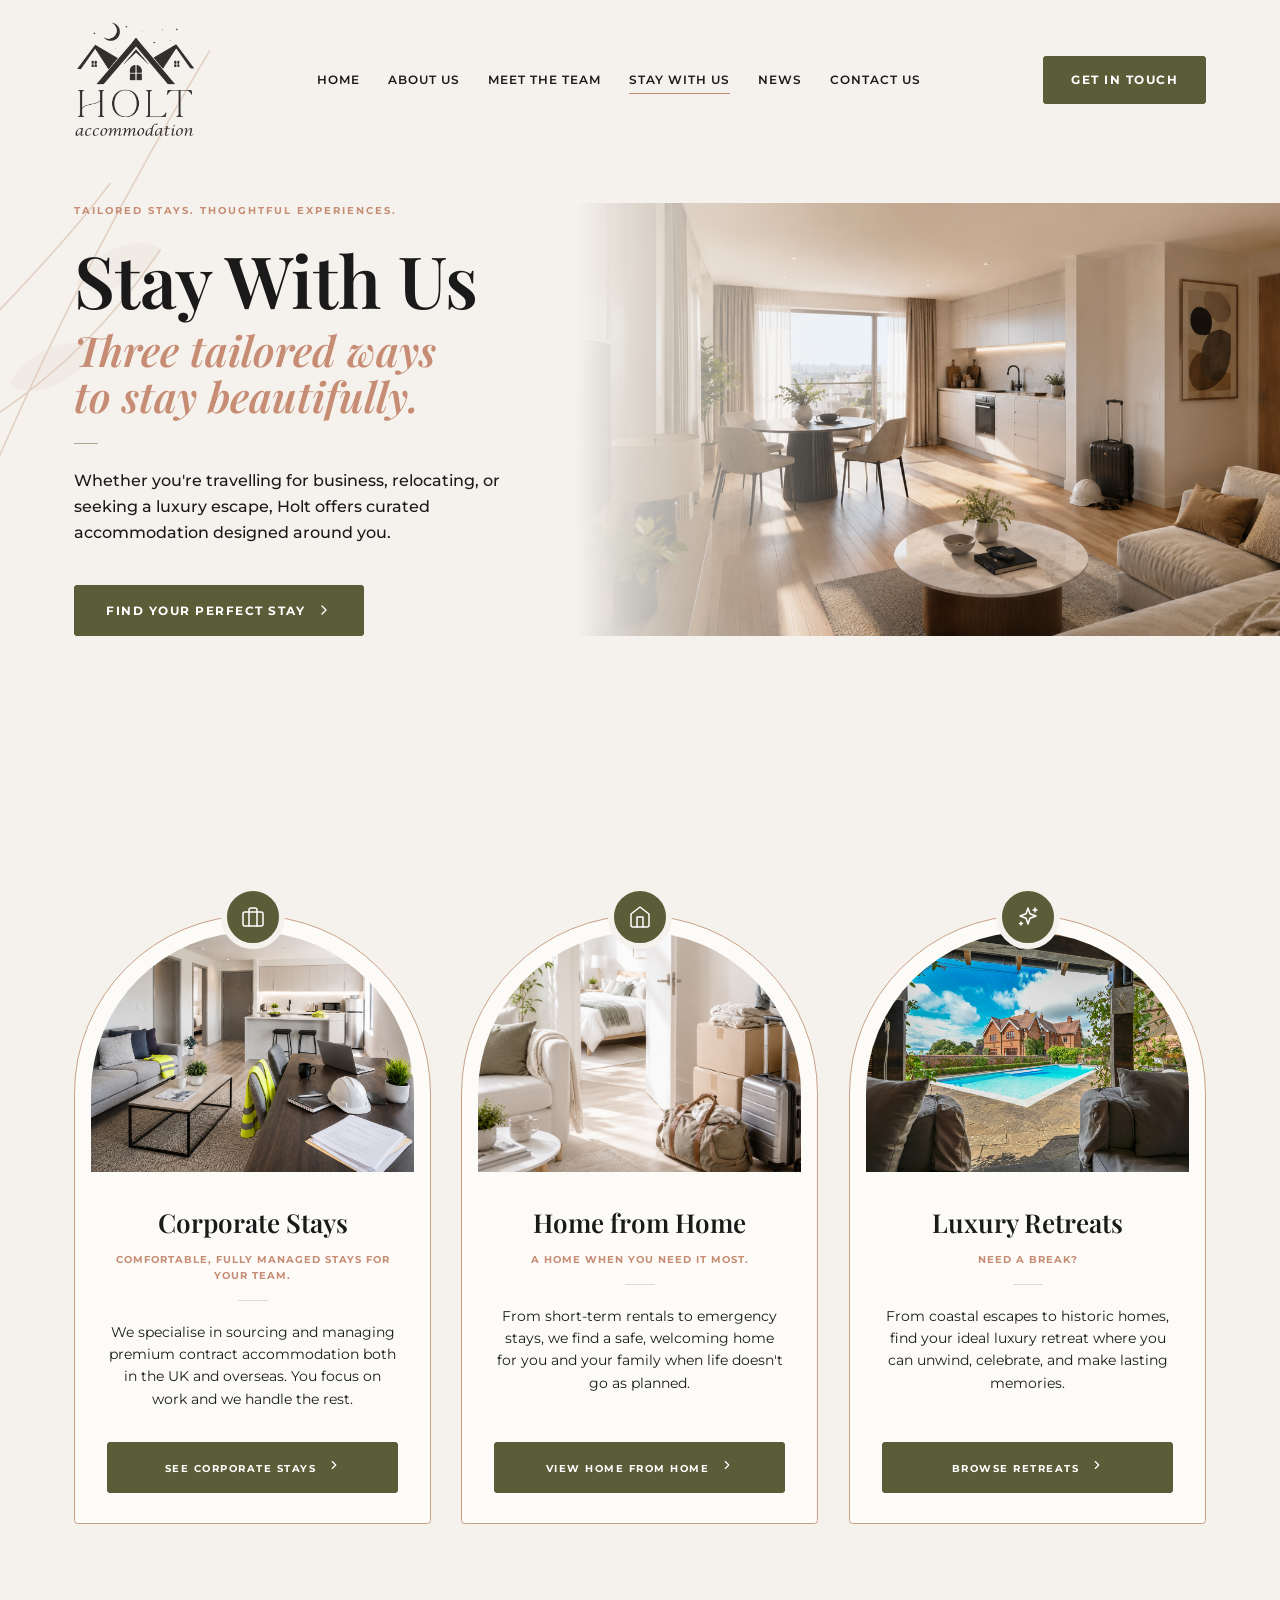
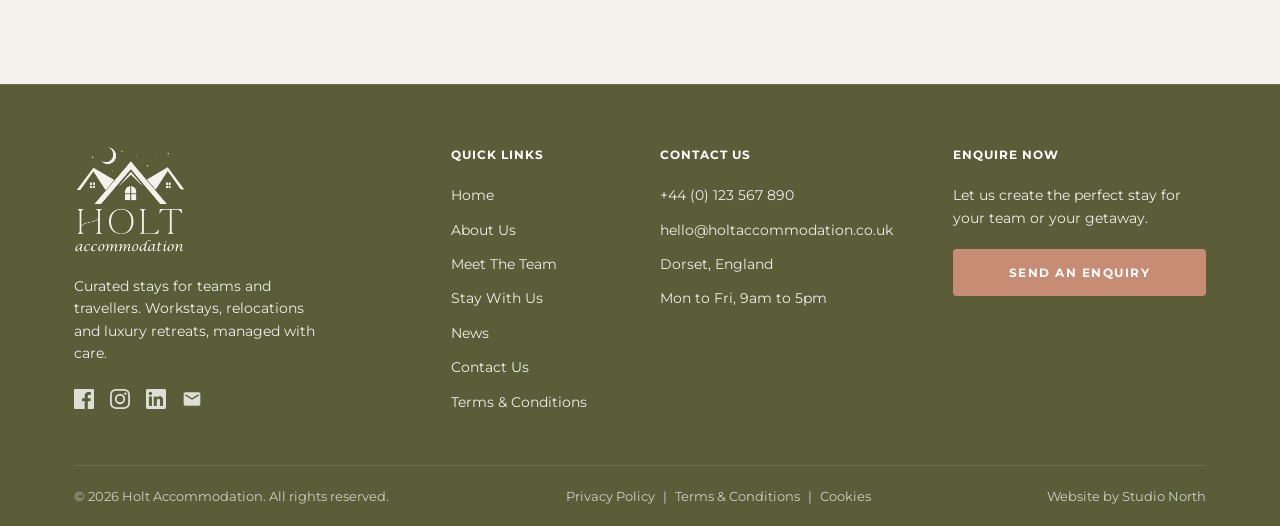
<file: staywithus.html>
<!DOCTYPE html>
<html lang="en">
<head>
    <meta charset="UTF-8">
    <meta name="viewport" content="width=device-width, initial-scale=1.0">
    <title>Stay With Us - Holt Accommodation</title>
    <link rel="preconnect" href="https://fonts.googleapis.com">
    <link rel="preconnect" href="https://fonts.gstatic.com" crossorigin>
    <link href="https://fonts.googleapis.com/css2?family=Montserrat:wght@400;500;600;700&family=Playfair+Display:wght@400;500;600;700;i&display=swap" rel="stylesheet">
    <link rel="stylesheet" href="styles.css">
</head>
<body class="staywithus-page">

    <header id="header" class="header staywithus-header">
        <div class="container header-container">
            <a href="index.html" class="logo">
                <img src="assets/images/logo.png" alt="Holt Accommodation Logo">
            </a>
            
            <nav class="nav-menu" id="navMenu">
                <ul class="nav-list staywithus-nav-list">
                    <li><a href="index.html" class="nav-link">Home</a></li>
                    <li><a href="aboutus.html" class="nav-link">About Us</a></li>
                    <li><a href="meettheteam.html" class="nav-link">Meet The Team</a></li>
                    <li><a href="staywithus.html" class="nav-link active">Stay With Us</a></li>
                    <li><a href="#" class="nav-link">News</a></li>
                    <li><a href="index.html#contact" class="nav-link">Contact Us</a></li>
                </ul>
                <a href="index.html#contact" class="btn btn-olive mobile-enquire btn-pan-hover"><span>Get In Touch</span></a>
            </nav>
            
            <div class="header-right">
                <a href="index.html#contact" class="btn btn-olive desktop-enquire btn-pan-hover"><span>Get In Touch</span></a>
                <button class="hamburger staywithus-hamburger" id="hamburger" aria-label="Toggle Menu">
                    <span></span>
                    <span></span>
                    <span></span>
                </button>
            </div>
        </div>
    </header>

    <main>
        <section class="staywithus-hero-v2 js-reveal">
            
            <div class="staywithus-hero-botanical">
                <svg viewBox="0 0 150 300" fill="none" stroke="var(--beige)" stroke-width="1" opacity="0.4">
                    <path d="M0 300 Q60 150 150 0 M20 220 Q80 180 120 120 M0 180 Q60 120 90 80" stroke-linecap="round" stroke-linejoin="round"/>
                    <path d="M70 140 C 80 120, 110 110, 120 120 C 110 140, 80 150, 70 140" fill="var(--beige)" opacity="0.2"/>
                    <path d="M30 200 C 40 180, 70 170, 80 180 C 70 200, 40 210, 30 200" fill="var(--beige)" opacity="0.2"/>
                </svg>
            </div>

            <div class="staywithus-hero-split">
                <div class="staywithus-hero-content-v2 fade-in stagger-1">
                    <span class="staywithus-label-v2 text-terracotta">TAILORED STAYS. THOUGHTFUL EXPERIENCES.</span>
                    <h1 class="staywithus-title-v2 font-serif">Stay With Us</h1>
                    <h2 class="staywithus-subtitle-v2 font-serif text-terracotta">Three tailored ways<br>to stay beautifully.</h2>
                    
                    <div class="staywithus-hero-divider"></div>
                    
                    <p class="staywithus-desc-v2 body-text">
                        Whether you're travelling for business, relocating, or seeking a luxury escape, Holt offers curated accommodation designed around you.
                    </p>
                    
                    <a href="#choose-path" class="btn btn-olive btn-pan-hover staywithus-hero-btn smooth-scroll">
                        <span>FIND YOUR PERFECT STAY <svg viewBox="0 0 24 24" width="16" height="16" fill="none" stroke="currentColor" stroke-width="2" stroke-linecap="round" stroke-linejoin="round" style="margin-left: 6px; vertical-align: text-bottom;"><path d="M9 18l6-6-6-6"/></svg></span>
                    </a>
                </div>
                
                <div class="staywithus-hero-media-v2 fade-in stagger-2">
                    <img src="assets/images/staywithus2.png" onerror="this.src='assets/images/idea 2.png'" alt="Luxurious stay interior">
                </div>
            </div>
        </section>

        <section id="choose-path" class="staywithus-paths-v2 section-padding">
            <div class="container">
                
                <div class="staywithus-section-header-v2 js-reveal">
                    <div class="staywithus-diamond"></div>
                    <span class="staywithus-line-v2"></span>
                    <h3 class="staywithus-heading-v2">EXPLORE YOUR OPTIONS</h3>
                    <span class="staywithus-line-v2"></span>
                    <div class="staywithus-diamond"></div>
                </div>

                <div class="staywithus-cards-grid-v2">
                    
                    <div class="staywithus-card-v2 js-reveal stagger-1" tabindex="0">
                        <div class="staywithus-card-icon-v2">
                            <svg viewBox="0 0 24 24" width="24" height="24" fill="none" stroke="currentColor" stroke-width="1.5" stroke-linecap="round" stroke-linejoin="round">
                                <rect x="2" y="7" width="20" height="14" rx="2" ry="2"></rect>
                                <path d="M16 21V5a2 2 0 0 0-2-2h-4a2 2 0 0 0-2 2v16"></path>
                            </svg>
                        </div>
                        <div class="staywithus-card-inner">
                            <div class="staywithus-card-img-wrap-v2">
                                <img src="assets/images/corpvest.png" onerror="this.src='assets/images/made simple.png'" alt="Corporate Stays" class="staywithus-card-img-v2">
                            </div>
                            <div class="staywithus-card-content-v2">
                                <h4 class="staywithus-card-title-v2 font-serif">Corporate Stays</h4>
                                <span class="staywithus-card-subtitle-v2">COMFORTABLE, FULLY MANAGED STAYS FOR YOUR TEAM.</span>
                                <div class="staywithus-card-tinyline"></div>
                                <p class="staywithus-card-desc-v2">We specialise in sourcing and managing premium contract accommodation both in the UK and overseas. You focus on work and we handle the rest.</p>
                                <a href="#" class="btn btn-olive btn-full btn-pan-hover staywithus-card-btn-v2">
                                    <span>SEE CORPORATE STAYS <svg viewBox="0 0 24 24" width="14" height="14" fill="none" stroke="currentColor" stroke-width="2" stroke-linecap="round" stroke-linejoin="round" style="margin-left: 6px;"><path d="M9 18l6-6-6-6"/></svg></span>
                                </a>
                            </div>
                        </div>
                    </div>

                    <div class="staywithus-card-v2 js-reveal stagger-2" tabindex="0">
                        <div class="staywithus-card-icon-v2">
                            <svg viewBox="0 0 24 24" width="24" height="24" fill="none" stroke="currentColor" stroke-width="1.5" stroke-linecap="round" stroke-linejoin="round">
                                <path d="M3 9l9-7 9 7v11a2 2 0 0 1-2 2H5a2 2 0 0 1-2-2z"></path>
                                <polyline points="9 22 9 12 15 12 15 22"></polyline>
                            </svg>
                        </div>
                        <div class="staywithus-card-inner">
                            <div class="staywithus-card-img-wrap-v2">
                                <img src="assets/images/home44home.png" onerror="this.src='assets/images/homeforhome.png'" alt="Home from Home" class="staywithus-card-img-v2">
                            </div>
                            <div class="staywithus-card-content-v2">
                                <h4 class="staywithus-card-title-v2 font-serif">Home from Home</h4>
                                <span class="staywithus-card-subtitle-v2">A HOME WHEN YOU NEED IT MOST.</span>
                                <div class="staywithus-card-tinyline"></div>
                                <p class="staywithus-card-desc-v2">From short-term rentals to emergency stays, we find a safe, welcoming home for you and your family when life doesn't go as planned.</p>
                                <a href="#" class="btn btn-olive btn-full btn-pan-hover staywithus-card-btn-v2">
                                    <span>VIEW HOME FROM HOME <svg viewBox="0 0 24 24" width="14" height="14" fill="none" stroke="currentColor" stroke-width="2" stroke-linecap="round" stroke-linejoin="round" style="margin-left: 6px;"><path d="M9 18l6-6-6-6"/></svg></span>
                                </a>
                            </div>
                        </div>
                    </div>

                    <div class="staywithus-card-v2 js-reveal stagger-3" tabindex="0">
                        <div class="staywithus-card-icon-v2">
                            <svg viewBox="0 0 24 24" width="24" height="24" fill="none" stroke="currentColor" stroke-width="1.5" stroke-linecap="round" stroke-linejoin="round">
                                <path d="M12 3l1.9 5.8L20 11l-6.1 2.2L12 19l-1.9-5.8L4 11l6.1-2.2L12 3z"></path>
                                <path d="M19 3v4"></path>
                                <path d="M21 5h-4"></path>
                                <path d="M5 17v3"></path>
                                <path d="M6.5 18.5h-3"></path>
                            </svg>
                        </div>
                        <div class="staywithus-card-inner">
                            <div class="staywithus-card-img-wrap-v2">
                                <img src="assets/images/GCG-15.jpg" onerror="this.src='assets/images/GCG-36.jpg'" alt="Luxury Retreats" class="staywithus-card-img-v2">
                            </div>
                            <div class="staywithus-card-content-v2">
                                <h4 class="staywithus-card-title-v2 font-serif">Luxury Retreats</h4>
                                <span class="staywithus-card-subtitle-v2">NEED A BREAK?</span>
                                <div class="staywithus-card-tinyline"></div>
                                <p class="staywithus-card-desc-v2">From coastal escapes to historic homes, find your ideal luxury retreat where you can unwind, celebrate, and make lasting memories.</p>
                                <a href="#" class="btn btn-olive btn-full btn-pan-hover staywithus-card-btn-v2">
                                    <span>BROWSE RETREATS <svg viewBox="0 0 24 24" width="14" height="14" fill="none" stroke="currentColor" stroke-width="2" stroke-linecap="round" stroke-linejoin="round" style="margin-left: 6px;"><path d="M9 18l6-6-6-6"/></svg></span>
                                </a>
                            </div>
                        </div>
                    </div>

                </div>

            </div>
        </section>
    </main>

    <footer id="contact" class="footer bg-olive text-white js-reveal">
        <div class="container">
            <div class="footer-grid">
                <div class="footer-col">
                    <img src="assets/images/logo.png" alt="Holt Accommodation Logo" class="footer-logo">
                    <p class="footer-desc">Curated stays for teams and travellers. Workstays, relocations and luxury retreats, managed with care.</p>
                    <div class="social-links">
                        <a href="#" aria-label="Facebook"><svg viewBox="0 0 24 24" width="20" height="20"><path fill="currentColor" d="M22.675 0H1.325C.593 0 0 .593 0 1.325v21.351C0 23.407.593 24 1.325 24H12.82v-9.294H9.692v-3.622h3.128V8.413c0-3.1 1.893-4.788 4.659-4.788 1.325 0 2.463.099 2.795.143v3.24l-1.918.001c-1.504 0-1.795.715-1.795 1.763v2.313h3.587l-.467 3.622h-3.12V24h6.116c.73 0 1.323-.593 1.323-1.325V1.325C24 .593 23.407 0 22.675 0z"/></svg></a>
                        <a href="#" aria-label="Instagram"><svg viewBox="0 0 24 24" width="20" height="20"><path fill="currentColor" d="M12 2.163c3.204 0 3.584.012 4.85.07 3.252.148 4.771 1.691 4.919 4.919.058 1.265.069 1.645.069 4.849 0 3.205-.012 3.584-.069 4.849-.149 3.225-1.664 4.771-4.919 4.919-1.266.058-1.644.07-4.85.07-3.204 0-3.584-.012-4.849-.07-3.26-.149-4.771-1.699-4.919-4.92-.058-1.265-.07-1.644-.07-4.849 0-3.204.013-3.583.07-4.849.149-3.227 1.664-4.771 4.919-4.919 1.266-.057 1.645-.069 4.849-.069zM12 0C8.741 0 8.333.014 7.053.072 2.695.272.273 2.69.073 7.052.014 8.333 0 8.741 0 12c0 3.259.014 3.668.072 4.948.2 4.358 2.618 6.78 6.98 6.98C8.333 23.986 8.741 24 12 24c3.259 0 3.668-.014 4.948-.072 4.354-.2 6.782-2.618 6.979-6.98.059-1.28.073-1.689.073-4.948 0-3.259-.014-3.667-.072-4.947-.196-4.354-2.617-6.78-6.979-6.98C15.668.014 15.259 0 12 0zm0 5.838a6.162 6.162 0 100 12.324 6.162 6.162 0 000-12.324zM12 16a4 4 0 110-8 4 4 0 010 8zm6.406-11.845a1.44 1.44 0 100 2.881 1.44 1.44 0 000-2.881z"/></svg></a>
                        <a href="#" aria-label="LinkedIn"><svg viewBox="0 0 24 24" width="20" height="20"><path fill="currentColor" d="M20.447 20.452h-3.554v-5.569c0-1.328-.027-3.037-1.852-3.037-1.853 0-2.136 1.445-2.136 2.939v5.667H9.351V9h3.414v1.561h.046c.477-.9 1.637-1.85 3.37-1.85 3.601 0 4.267 2.37 4.267 5.455v6.286zM5.337 7.433c-1.144 0-2.063-.926-2.063-2.065 0-1.138.92-2.063 2.063-2.063 1.14 0 2.064.925 2.064 2.063 0 1.139-.925 2.065-2.064 2.065zm1.782 13.019H3.555V9h3.564v11.452zM22.225 0H1.771C.792 0 0 .774 0 1.729v20.542C0 23.227.792 24 1.771 24h20.451C23.2 24 24 23.227 24 22.271V1.729C24 .774 23.2 0 22.225 0z"/></svg></a>
                        <a href="#" aria-label="Email"><svg viewBox="0 0 24 24" width="20" height="20"><path fill="currentColor" d="M20 4H4c-1.1 0-1.99.9-1.99 2L2 18c0 1.1.9 2 2 2h16c1.1 0 2-.9 2-2V6c0-1.1-.9-2-2-2zm0 4l-8 5-8-5V6l8 5 8-5v2z"/></svg></a>
                    </div>
                </div>
                
                <div class="footer-col">
                    <h4 class="footer-heading">Quick Links</h4>
                    <ul class="footer-links">
                        <li><a href="index.html">Home</a></li>
                        <li><a href="aboutus.html">About Us</a></li>
                        <li><a href="index.html#trust">Meet The Team</a></li>
                        <li><a href="staywithus.html">Stay With Us</a></li>
                        <li><a href="#">News</a></li>
                        <li><a href="index.html#contact">Contact Us</a></li>
                        <li><a href="terms.html">Terms & Conditions</a></li>
                    </ul>
                </div>

                <div class="footer-col">
                    <h4 class="footer-heading">Contact Us</h4>
                    <ul class="footer-contact">
                        <li>+44 (0) 123 567 890</li>
                        <li>hello@holtaccommodation.co.uk</li>
                        <li>Dorset, England</li>
                        <li>Mon to Fri, 9am to 5pm</li>
                    </ul>
                </div>

                <div class="footer-col" id="enquire">
                    <h4 class="footer-heading">Enquire Now</h4>
                    <p class="footer-text">Let us create the perfect stay for your team or your getaway.</p>
                    <a href="index.html#contact" class="btn btn-terracotta btn-full footer-enquire-btn btn-pan-hover"><span>Send An Enquiry</span></a>
                </div>
            </div>

            <div class="footer-bottom">
                <p>&copy; 2026 Holt Accommodation. All rights reserved.</p>
                <p class="footer-legal">
                    <a href="#">Privacy Policy</a> | 
                    <a href="#">Terms & Conditions</a> | 
                    <a href="#">Cookies</a>
                </p>
                <p>Website by Studio North</p>
            </div>
        </div>
    </footer>

    <script src="script.js"></script>
</body>
</html>
</file>
<file: styles.css>
/* ==========================================================================
   CSS Variables & Reset
   ========================================================================== */
:root {
    /* Brand Colors Updated from Brand Book */
    --olive: #5A5D38; /* Deep Olive Green */
    --forest: #2f3b28; /* Base dark background */
    --cream: #F5F2ED; /* Soft Sand */
    --beige: #C89F85; /* Warm Clay */
    --terracotta: #C78C74; /* Dusty Terracotta */
    --gold: #D9B887; /* Champagne Gold */
    --grey: #333333; /* Darkened significantly for readability */
    --light-border: #E0DBD2;
    --white: #ffffff;
    --dark: #1A1A1A; /* Darkened for sharper contrast */
    
    /* Typography */
    --font-serif: 'Playfair Display', 'Cormorant Garamond', serif;
    --font-sans: 'Montserrat', 'Inter', sans-serif;

    /* Styling */
    --radius-sm: 8px;
    --radius-md: 12px;
    --radius-lg: 18px;
    --transition: all 0.3s ease;
    --shadow-sm: 0 4px 15px rgba(0, 0, 0, 0.05);
    --shadow-md: 0 10px 30px rgba(0, 0, 0, 0.1);

    /* Layout Spacing */
    --section-padding-desk: 80px 24px;
    --section-padding-mob: 56px 20px;
    --max-width: 1180px;
}

* {
    margin: 0;
    padding: 0;
    box-sizing: border-box;
}

html {
    scroll-behavior: smooth;
}

body {
    font-family: var(--font-sans);
    color: var(--dark);
    background-color: var(--cream);
    line-height: 1.6;
    font-size: 16px; /* Increased base font size for better readability */
    overflow-x: hidden;
}

img {
    max-width: 100%;
    height: auto;
    display: block;
}

a {
    text-decoration: none;
    color: inherit;
    transition: var(--transition);
}

ul {
    list-style: none;
}

/* ==========================================================================
   Typography & Utilities
   ========================================================================== */
h1, h2, h3, .font-serif {
    font-family: var(--font-serif);
    font-weight: 600; /* Strengthened heading weight for readability */
    color: var(--dark);
}

.text-olive { color: var(--olive); }
.text-terracotta { color: var(--terracotta); }
.text-beige { color: var(--beige); }
.text-dark { color: var(--dark); }
.text-white { color: var(--white); }
.text-gold { color: var(--gold); }
.text-center { text-align: center; }
.justify-center { justify-content: center; }

.bg-olive { background-color: var(--olive); }
.bg-forest { background-color: var(--forest); }
.bg-cream { background-color: var(--cream); }
.bg-beige { background-color: var(--beige); }
.bg-terracotta { background-color: var(--terracotta); }
.bg-gold { background-color: var(--gold); }

.container {
    max-width: var(--max-width);
    margin: 0 auto;
    padding: 0 24px;
}

.section-padding {
    padding: 100px 0;
}

.label {
    display: block;
    font-size: 11px;
    text-transform: uppercase;
    letter-spacing: 2px;
    font-weight: 700;
    margin-bottom: 12px;
}

.section-title {
    font-size: 46px;
    line-height: 1.1;
    margin-bottom: 24px;
}

.body-text {
    color: var(--dark); /* Switched from faint grey to explicit dark */
    margin-bottom: 20px;
    font-weight: 500;
    font-size: 17px;
}

.rounded-image {
    border-radius: var(--radius-md);
    object-fit: cover;
}

.shadow-sm { box-shadow: var(--shadow-sm); }
.shadow-md { box-shadow: var(--shadow-md); }
.mb-2 { margin-bottom: 8px; }
.mb-6 { margin-bottom: 24px; }
.mb-8 { margin-bottom: 40px; }
.mt-4 { margin-top: 16px; }
.mt-8 { margin-top: 40px; }

/* Buttons */
.btn {
    display: inline-flex;
    align-items: center;
    justify-content: center;
    padding: 14px 28px;
    font-size: 12px;
    text-transform: uppercase;
    letter-spacing: 1.5px;
    font-weight: 700;
    border-radius: 4px;
    border: none;
    cursor: pointer;
    text-align: center;
    transition: box-shadow 0.35s ease, transform 0.35s ease, background-color 0.35s ease, color 0.35s ease, border-color 0.35s ease;
}

.btn-terracotta {
    background-color: var(--terracotta);
    color: var(--white);
}
.btn-terracotta:hover {
    background-color: #b35d46;
    box-shadow: 0 8px 24px rgba(199, 140, 116, 0.35);
    transform: translateY(-2px);
}

.btn-olive {
    background-color: var(--olive);
    color: var(--white);
}
.btn-olive:hover {
    background-color: var(--forest);
    box-shadow: 0 8px 24px rgba(90, 93, 56, 0.35);
    transform: translateY(-2px);
}

.btn-full {
    width: 100%;
}

/* Codrops Upload style sliding hover */
.btn-pan-hover {
    position: relative;
    overflow: hidden;
    isolation: isolate;
    /* Removed background-color transition so the revealed background stays solid */
    transition: box-shadow 0.35s ease, transform 0.35s ease, color 0.35s ease, border-color 0.35s ease;
}

.btn-pan-hover span {
    position: relative;
    z-index: 1;
}

.btn-pan-hover::before {
    content: '';
    position: absolute;
    inset: 0;
    z-index: -1;
    transform: translate3d(0, 0, 0);
    transition: transform 0.3s cubic-bezier(0.7, 0, 0.2, 1);
}

.btn-pan-hover:hover::before,
.btn-pan-hover:focus-visible::before {
    transform: translate3d(0, -100%, 0);
}

/* Specific colors for pan hover based on button type */
.btn-olive.btn-pan-hover {
    background-color: var(--forest); /* Hover color revealed underneath */
}
.btn-olive.btn-pan-hover::before {
    background-color: var(--olive); /* Default color covering */
}

.btn-terracotta.btn-pan-hover {
    background-color: #b35d46; /* Hover color revealed underneath */
}
.btn-terracotta.btn-pan-hover::before {
    background-color: var(--terracotta); /* Default color covering */
}

/* Subtle CTA Vibration Animation */
@keyframes ctaVibrate {
    0%, 88%, 100% {
        transform: translateX(0);
    }
    90% {
        transform: translateX(-2px);
    }
    92% {
        transform: translateX(2px);
    }
    94% {
        transform: translateX(-2px);
    }
    96% {
        transform: translateX(2px);
    }
    98% {
        transform: translateX(0);
    }
}

.cta-vibrate {
    animation: ctaVibrate 5s ease-in-out infinite;
    will-change: transform;
}

/* Scroll Animations */
.fade-in, .js-reveal {
    opacity: 0;
    transform: translateY(20px);
    transition: opacity 0.8s ease, transform 0.8s ease;
    will-change: opacity, transform;
}
.fade-in.visible, .js-reveal.is-visible {
    opacity: 1;
    transform: translateY(0);
}

/* Stagger Delays for .js-reveal */
.stagger-1 { transition-delay: 0.1s; }
.stagger-2 { transition-delay: 0.2s; }
.stagger-3 { transition-delay: 0.3s; }
.stagger-4 { transition-delay: 0.4s; }
.stagger-5 { transition-delay: 0.5s; }
.stagger-6 { transition-delay: 0.6s; }

@keyframes heroZoom {
    0%, 100% { transform: scale(1); }
    50% { transform: scale(1.08); }
}

/* ==========================================================================
   Header & Navigation
   ========================================================================== */
.header {
    position: fixed;
    top: 0;
    left: 0;
    width: 100%;
    z-index: 1000;
    padding: 20px 0;
    transition: background-color 0.4s ease, backdrop-filter 0.4s ease, padding 0.4s ease;
}

@media (min-width: 769px) {
    .header {
        position: absolute;
    }
}

.header.scrolled {
    background-color: rgba(47, 59, 40, 0.95);
    backdrop-filter: blur(8px);
    padding: 12px 0;
}

.header-container {
    display: flex;
    justify-content: space-between;
    align-items: center;
}

.logo img {
    width: 120px;
    height: auto;
    transition: width 0.3s ease;
}

.nav-menu {
    display: flex;
    align-items: center;
}

.nav-list {
    display: flex;
    gap: 28px;
    align-items: center;
}

.nav-link {
    color: var(--white);
    font-size: 12px;
    text-transform: uppercase;
    letter-spacing: 1px;
    font-weight: 600;
    display: flex;
    align-items: center;
    gap: 4px;
    position: relative;
}

.nav-link.active::after {
    content: '';
    position: absolute;
    bottom: -4px;
    left: 0;
    width: 100%;
    height: 1px;
    background-color: var(--white);
}

.mobile-enquire {
    display: none;
}

.hamburger {
    display: none;
    background: transparent;
    border: none;
    cursor: pointer;
    width: 24px;
    height: 20px;
    flex-direction: column;
    justify-content: space-between;
}

.hamburger span {
    display: block;
    width: 100%;
    height: 2px;
    background-color: var(--white);
    transition: var(--transition);
}

/* ==========================================================================
   Hero Section
   ========================================================================== */
.hero {
    position: relative;
    height: 620px;
    display: flex;
    align-items: center;
    overflow: hidden;
}

.hero-bg-wrapper {
    position: absolute;
    top: 0;
    left: 0;
    width: 100%;
    height: 100%;
    z-index: -2;
}

.hero-bg {
    width: 100%;
    height: 100%;
    object-fit: cover;
    animation: heroZoom 12s ease-in-out infinite;
    transform-origin: center center;
}

.hero-overlay {
    position: absolute;
    top: 0;
    left: 0;
    width: 100%;
    height: 100%;
    background: linear-gradient(to right, rgba(0,0,0,0.6) 0%, rgba(0,0,0,0.2) 100%);
    z-index: -1;
}

.hero-container {
    position: relative;
    width: 100%;
    padding-left: 15%;
}

.hero-content {
    max-width: 620px;
}

.hero-title {
    color: var(--white);
    font-size: 72px;
    line-height: 0.95;
    margin-bottom: 24px;
}

.hero-desc {
    color: var(--white);
    font-size: 16px;
    margin-bottom: 36px;
}

.hero-buttons {
    display: flex;
    gap: 16px;
}

/* ==========================================================================
   UPDATED SECTION: Business Accommodation Made Simple
   ========================================================================== */
.business-simple {
    background-color: var(--cream);
    position: relative;
    z-index: 10;
}

.business-simple__intro .italic-serif {
    font-family: var(--font-serif);
    font-style: italic;
    font-weight: 500;
}

.business-simple__top {
    display: flex;
    flex-direction: column;
    gap: 40px;
    margin-bottom: 50px;
}

.business-simple__media {
    position: relative;
    width: 100%;
}

.business-simple__media img {
    width: 100%;
    height: auto;
    object-fit: cover;
    max-height: 600px;
}

/* Image Hover Interaction */
.business-simple__image-hover {
    transition: transform 0.4s cubic-bezier(0.68, -0.55, 0.265, 1.55),
                box-shadow 0.4s cubic-bezier(0.68, -0.55, 0.265, 1.55),
                filter 0.4s cubic-bezier(0.68, -0.55, 0.265, 1.55);
}

.business-simple__image-hover:hover,
.business-simple__image-hover:focus-visible {
    transform: scale(1.02);
    box-shadow: 0 0px 30px rgba(0, 0, 0, 0.3);
    filter: brightness(1.2);
}

/* Elevated Stay Summary Card */
.stay-summary-float-wrapper {
    z-index: 2;
}

.stay-summary {
    background-color: var(--forest);
    color: var(--white);
    padding: 22px;
    border-radius: var(--radius-md);
    box-shadow: 0 20px 50px rgba(0, 0, 0, 0.15);
    border-top: 4px solid var(--gold);
    width: 100%;
    animation: staySummaryFloat 4.8s ease-in-out infinite;
    will-change: transform, box-shadow;
}

@keyframes staySummaryFloat {
    0% {
        transform: translateY(0) rotate(0deg);
        box-shadow: 0 20px 50px rgba(0, 0, 0, 0.15);
    }

    25% {
        transform: translateY(-5px) rotate(-0.3deg);
        box-shadow: 0 24px 56px rgba(0, 0, 0, 0.18);
    }

    50% {
        transform: translateY(-9px) rotate(0.3deg);
        box-shadow: 0 30px 66px rgba(0, 0, 0, 0.22);
    }

    75% {
        transform: translateY(-4px) rotate(-0.15deg);
        box-shadow: 0 24px 56px rgba(0, 0, 0, 0.18);
    }

    100% {
        transform: translateY(0) rotate(0deg);
        box-shadow: 0 20px 50px rgba(0, 0, 0, 0.15);
    }
}

.summary-title {
    font-size: 11px;
    letter-spacing: 2px;
    text-transform: uppercase;
    margin-bottom: 16px;
    font-weight: 700;
    color: var(--white);
}

.summary-rows {
    display: flex;
    flex-direction: column;
    gap: 8px;
    margin-bottom: 16px;
}

.summary-row {
    display: flex;
    justify-content: space-between;
    font-size: 12px;
    padding-bottom: 8px;
    border-bottom: 1px solid rgba(255, 255, 255, 0.15);
}

.summary-row:last-child {
    border-bottom: none;
    padding-bottom: 0;
}

.summary-label {
    color: rgba(255, 255, 255, 0.8);
    font-weight: 500;
}

.summary-value {
    font-weight: 600;
    text-align: right;
    max-width: 60%;
}

.summary-footer {
    display: flex;
    align-items: center;
    justify-content: center;
    gap: 6px;
    font-size: 11px;
    font-weight: 700;
    letter-spacing: 1px;
    color: var(--white);
    border-top: 1px solid rgba(255, 255, 255, 0.15);
    padding-top: 12px;
}

/* Bottom: Steps and Actions */
.business-simple__bottom {
    display: flex;
    flex-direction: column;
    gap: 40px;
}

.business-simple__step {
    background: var(--white);
    border: 1px solid var(--light-border);
    padding: 36px 24px;
    border-radius: var(--radius-lg);
    cursor: pointer;
    transition: all 0.4s cubic-bezier(0.165, 0.84, 0.44, 1);
    text-align: center;
    display: flex;
    flex-direction: column;
    align-items: center;
    outline: none;
}

.business-simple__step:hover,
.business-simple__step:focus,
.business-simple__step.is-active {
    border-color: var(--olive);
    box-shadow: 0 12px 30px rgba(90, 93, 56, 0.1);
    transform: translateY(-4px);
}

.step-icon {
    width: 64px;
    height: 64px;
    background-color: var(--cream);
    color: var(--olive);
    border-radius: 50%;
    display: flex;
    align-items: center;
    justify-content: center;
    margin-bottom: 20px;
    transition: all 0.4s ease;
}

.business-simple__step.is-active .step-icon {
    background-color: var(--olive);
    color: var(--white);
    animation: pulseGlow 2s infinite;
}

@keyframes pulseGlow {
    0% { box-shadow: 0 0 0 0 rgba(90, 93, 56, 0.4); }
    70% { box-shadow: 0 0 0 15px rgba(90, 93, 56, 0); }
    100% { box-shadow: 0 0 0 0 rgba(90, 93, 56, 0); }
}

.step-number {
    display: block;
    font-size: 11px;
    text-transform: uppercase;
    font-weight: 700;
    letter-spacing: 1.5px;
    color: var(--olive);
    margin-bottom: 8px;
}

.step-title {
    font-family: var(--font-sans);
    font-size: 18px;
    font-weight: 700;
    color: var(--dark);
    margin-bottom: 12px;
    line-height: 1.3;
}

.step-desc {
    font-size: 15px;
    color: #2f302a;
    font-weight: 500;
    line-height: 1.5;
}

.business-simple__actions {
    display: flex;
    gap: 16px;
    justify-content: center;
    margin-top: 10px;
}

/* Responsive layout specifically for business-simple section */
@media (max-width: 767px) {
    .business-simple__steps {
        display: flex;
        overflow-x: auto;
        scroll-snap-type: x mandatory;
        gap: 16px;
        padding-bottom: 24px; /* Space for scrollbar / shadows */
        -webkit-overflow-scrolling: touch;
        scrollbar-width: none; /* Hide standard scrollbar for cleaner look */
    }
    .business-simple__steps::-webkit-scrollbar {
        display: none;
    }
    .business-simple__step {
        flex: 0 0 85%; /* Make cards almost full width but hint next card */
        scroll-snap-align: center;
    }
    .stay-summary-float-wrapper {
        margin-top: -30px; /* Pull up over image slightly */
        position: relative;
        width: 86%;
        margin-left: auto;
        margin-right: auto;
    }
    .business-simple__actions {
        flex-direction: column;
    }
    .business-simple__actions .btn {
        width: 100%;
    }
}

@media (min-width: 768px) and (max-width: 1023px) {
    .business-simple__steps {
        display: grid;
        grid-template-columns: repeat(2, 1fr);
        gap: 24px;
    }
    .stay-summary-float-wrapper {
        margin-top: -30px; 
        position: relative;
        width: 260px;
        margin-left: auto;
        margin-right: auto;
    }
}

@media (min-width: 1024px) {
    .business-simple__top {
        display: grid;
        grid-template-columns: 1fr 1.2fr;
        gap: 60px;
        align-items: start; /* Align elements to the top */
        margin-bottom: 80px;
    }
    .business-simple__intro {
        padding-top: 40px; /* Balance heading text slightly */
    }
    .business-simple__media {
        display: flex;
        justify-content: flex-end;
    }
    .stay-summary-float-wrapper {
        position: absolute;
        top: 40px; /* Position it high up near the heading */
        left: -30px; /* Overlap image gracefully */
        width: 260px;
        margin-top: 0;
    }
    .business-simple__steps {
        display: grid;
        grid-template-columns: repeat(4, 1fr);
        gap: 24px;
    }
}

/* ==========================================================================
   HOME FROM HOME SECTION
   ========================================================================== */
.home-from-home {
    background-color: var(--cream);
    overflow: hidden; /* Prevent arch stroke from creating horizontal scroll on smaller screens */
}

.hfh-layout {
    display: flex;
    gap: 60px;
    align-items: center;
}

.hfh-content {
    flex: 0 0 45%;
}

.hfh-media {
    flex: 0 0 50%;
    margin-left: auto;
    position: relative;
    padding-top: 40px;
    padding-right: 40px; /* Make room for arch stroke to right */
}

.hfh-top-label {
    display: flex;
    align-items: center;
    gap: 12px;
    margin-bottom: 24px;
    color: var(--terracotta);
    font-size: 11px;
    text-transform: uppercase;
    font-weight: 700;
    letter-spacing: 1.5px;
}

.hfh-title {
    font-size: 44px;
    line-height: 1.1;
    color: var(--dark);
    margin-bottom: 0;
}

.hfh-title .italic-serif {
    font-family: var(--font-serif);
    font-style: italic;
    font-weight: 500;
}

.hfh-divider {
    display: flex;
    align-items: center;
    gap: 16px;
    margin: 32px 0;
    opacity: 0.6;
}

.hfh-line {
    height: 1px;
    background-color: var(--light-border);
    flex-grow: 1;
}

.hfh-text-content .body-text {
    font-size: 16px;
    color: var(--dark);
    margin-bottom: 16px;
}

.hfh-benefits {
    display: grid;
    grid-template-columns: repeat(4, 1fr);
    gap: 16px;
    margin: 40px 0;
}

.hfh-benefit {
    text-align: center;
}

.hfh-icon-wrapper {
    margin-bottom: 12px;
    color: var(--olive);
    display: flex;
    justify-content: center;
}

.hfh-benefit-title {
    font-size: 11px;
    font-weight: 700;
    margin-bottom: 6px;
    color: var(--dark);
}

.hfh-benefit-desc {
    font-size: 11px;
    color: var(--grey);
    line-height: 1.4;
}

.hfh-actions {
    display: flex;
    align-items: center;
    gap: 24px;
}

.hfh-text-link {
    display: inline-flex;
    align-items: center;
    font-size: 13px;
    font-weight: 600;
    color: var(--olive);
    text-decoration: none;
    padding-bottom: 2px;
    border-bottom: 1px solid var(--light-border);
    transition: var(--transition);
}

.hfh-text-link:hover {
    border-bottom-color: var(--olive);
}

.hfh-text-link svg {
    margin-left: 6px;
    transition: transform 0.3s ease;
}

.hfh-text-link:hover svg {
    transform: translateX(4px);
}

.hfh-arch-stroke {
    position: absolute;
    top: 0;
    left: -40px;
    right: 0;
    bottom: 40px;
    border: 1px solid var(--beige);
    border-radius: 500px 500px 0 0;
    border-bottom: none;
    z-index: 0;
    opacity: 0.6;
    pointer-events: none;
}

.hfh-image-inner {
    position: relative;
    z-index: 1;
    width: 100%;
    height: 600px;
    border-radius: 500px 500px 0 0;
    overflow: hidden;
}

@keyframes hfhSlowZoom {
    0%, 100% { transform: scale(1); }
    50% { transform: scale(1.08); }
}

.hfh-image-inner img {
    width: 100%;
    height: 100%;
    object-fit: cover;
    transform-origin: center center;
    animation: hfhSlowZoom 16s ease-in-out infinite;
    will-change: transform;
}

.hfh-badge {
    position: absolute;
    bottom: -20px;
    right: 0;
    background-color: var(--cream);
    padding: 40px 30px;
    border-radius: 150px 150px 0 0;
    z-index: 2;
    text-align: center;
    width: 220px;
    box-shadow: 0 -10px 40px rgba(0,0,0,0.03);
}

.hfh-badge-icon {
    margin-bottom: 16px;
}

.hfh-badge-text {
    font-size: 15px;
    color: var(--dark);
    line-height: 1.4;
}

.hfh-badge-text .italic-serif {
    font-family: var(--font-serif);
    font-style: italic;
    font-weight: 500;
    display: block;
    margin-top: 4px;
}

/* ==========================================================================
   LUXURY CURATED SECTION
   ========================================================================== */
.luxury-curated {
    background-color: var(--cream);
}

.luxury-layout {
    display: flex;
    gap: 60px;
    align-items: center;
}

.luxury-media {
    flex: 0 0 45%;
}

.luxury-content {
    flex: 0 0 55%;
    display: flex;
    flex-direction: column;
    align-items: center;
    justify-content: center;
}

.luxury-card-outer {
    border: 1px solid var(--beige);
    border-radius: 60px;
    padding: 32px;
    position: relative;
}

.luxury-image-inner {
    position: relative;
    border-radius: 40px;
    overflow: hidden;
    height: 600px;
    width: 100%;
}

/* Luxury Fade Slider Styles */
.luxury-image-slider {
    position: absolute;
    inset: 0;
    width: 100%;
    height: 100%;
}

.luxury-slide {
    position: absolute;
    inset: 0;
    width: 100%;
    height: 100%;
    object-fit: cover;
    opacity: 0;
    transition: opacity 1.2s ease-in-out;
    z-index: 1;
}

.luxury-slide.is-active {
    opacity: 1;
}

.luxury-overlay {
    position: absolute;
    bottom: 0;
    left: 0;
    right: 0;
    background: linear-gradient(to top, rgba(0, 0, 0, 0.85) 0%, rgba(0, 0, 0, 0.3) 60%, transparent 100%);
    padding: 60px 30px 30px;
    display: flex;
    flex-direction: column;
    align-items: center;
    text-align: center;
    z-index: 2; /* Ensures it stays above the slider images */
}

.luxury-label {
    color: var(--white);
    font-size: 11px;
    letter-spacing: 2.5px;
    text-transform: uppercase;
    font-weight: 600;
}

.luxury-divider-small {
    display: flex;
    align-items: center;
    gap: 12px;
    margin: 16px 0 24px;
    color: var(--white);
    width: 160px;
}

.luxury-line-small {
    height: 1px;
    background-color: rgba(255, 255, 255, 0.4);
    flex-grow: 1;
}

@keyframes luxuryButtonShake {
    0%, 88%, 100% {
        transform: translateX(0);
    }
    90% {
        transform: translateX(-3px);
    }
    92% {
        transform: translateX(3px);
    }
    94% {
        transform: translateX(-3px);
    }
    96% {
        transform: translateX(3px);
    }
    98% {
        transform: translateX(0);
    }
}

.luxury-btn-white {
    background-color: var(--cream);
    color: var(--olive);
    border-radius: 4px;
    padding: 15px 36px;
    font-size: 11px;
    font-weight: 700;
    text-transform: uppercase;
    letter-spacing: 1.5px;
    width: 100%;
    max-width: 260px;
    animation: luxuryButtonShake 4s ease-in-out infinite;
    will-change: transform;
}

.luxury-btn-white:hover,
.luxury-btn-white:focus-visible {
    background-color: var(--white);
    transform: translateY(-2px);
    box-shadow: 0 8px 24px rgba(0, 0, 0, 0.15);
    animation-play-state: paused;
}

.luxury-title {
    font-size: 52px;
    line-height: 1.1;
    margin-bottom: 24px;
    color: var(--dark);
}

.luxury-title .italic-serif {
    font-family: var(--font-serif);
    font-style: italic;
    font-weight: 500;
}

.luxury-divider {
    display: flex;
    align-items: center;
    gap: 16px;
    margin: 0 auto 32px;
    width: 50%;
    color: var(--olive);
    opacity: 0.8;
}

.luxury-line {
    height: 1px;
    background-color: var(--light-border);
    flex-grow: 1;
}

.luxury-text .body-text {
    font-size: 16px;
    color: var(--dark);
    margin-bottom: 24px;
    line-height: 1.7;
    max-width: 580px;
    margin-left: auto;
    margin-right: auto;
}

.luxury-contact-btn {
    margin-top: 16px;
}

/* ==========================================================================
   Footer
   ========================================================================== */
.footer {
    padding: 60px 0 20px;
    border-top: 1px solid rgba(255,255,255,0.1);
}

.footer-grid {
    display: grid;
    grid-template-columns: 2fr 1fr 1.5fr 1.5fr;
    gap: 40px;
    padding-bottom: 40px;
    border-bottom: 1px solid rgba(255,255,255,0.1);
}

.footer-logo {
    width: 110px;
    margin-bottom: 20px;
}

.footer-desc {
    font-size: 14px;
    opacity: 0.9;
    margin-bottom: 24px;
    max-width: 250px;
}

.social-links {
    display: flex;
    gap: 16px;
}

.social-links a {
    color: var(--white);
    opacity: 0.8;
}

.social-links a:hover {
    opacity: 1;
}

.footer-heading {
    font-size: 12px;
    text-transform: uppercase;
    letter-spacing: 1px;
    font-weight: 700;
    margin-bottom: 20px;
    color: var(--white);
}

.footer-links li, .footer-contact li {
    font-size: 14px;
    opacity: 0.9;
    margin-bottom: 12px;
}

.footer-links a:hover {
    opacity: 1;
    text-decoration: underline;
}

.footer-text {
    font-size: 14px;
    opacity: 0.9;
    margin-bottom: 20px;
}

.footer-bottom {
    display: flex;
    justify-content: space-between;
    align-items: center;
    padding-top: 20px;
    font-size: 13px;
    opacity: 0.7;
}

.footer-legal a {
    margin: 0 5px;
}

.footer-legal a:hover {
    color: var(--white);
}

/* ==========================================================================
   Responsive Design (Global Layouts)
   ========================================================================== */

/* Tablet: 1023px */
@media (max-width: 1023px) {
    .logo img { width: 100px; }
    .hero-title { font-size: 56px; }
    .footer-grid { grid-template-columns: repeat(2, 1fr); }
    
    /* Home From Home Adjustments */
    .hfh-layout { flex-direction: column; gap: 60px; }
    .hfh-content, .hfh-media { flex: 0 0 100%; width: 100%; }
    .hfh-media { max-width: 600px; margin: 0 auto; }

    /* Luxury Curated Adjustments */
    .luxury-layout { flex-direction: column; gap: 60px; }
    .luxury-media, .luxury-content { flex: 0 0 100%; width: 100%; }
    .luxury-media { max-width: 540px; margin: 0 auto; }
    .luxury-title { font-size: 46px; }
}

/* Mobile: 768px */
@media (max-width: 768px) {
    .logo img { width: 84px; }
    .section-padding { padding: var(--section-padding-mob); }
    
    .nav-list {
        display: none;
        flex-direction: column;
        position: absolute;
        top: 100%;
        left: 0;
        width: 100%;
        background-color: rgba(47, 59, 40, 0.98);
        padding: 20px;
        text-align: center;
        gap: 20px;
    }
    .nav-list.active { display: flex; }
    .hamburger { display: flex; }
    .desktop-enquire { display: none; }
    .mobile-enquire { display: inline-block; margin-top: 16px; }
    .header { padding: 16px 0; }

    .hero { height: 600px; }
    .hero-container { padding-left: 20px; padding-right: 20px; }
    .hero-title { font-size: 40px; }
    
    .section-title { font-size: 38px; }

    .desktop-only { display: none; } /* Prevents awkward line breaks on mobile text */

    /* Home From Home Adjustments */
    .hfh-benefits { grid-template-columns: repeat(2, 1fr); gap: 24px; }
    .hfh-title { font-size: 36px; }
    .hfh-image-inner { height: 400px; }
    .hfh-media { padding-right: 20px; }
    .hfh-arch-stroke { right: -10px; left: -20px; }
    .hfh-badge { width: 180px; padding: 30px 20px; right: 10px; bottom: -10px; }
    .hfh-badge-text { font-size: 14px; }

    /* Luxury Curated Adjustments */
    .luxury-title { font-size: 36px; }
    .luxury-image-inner { height: 500px; }
    .luxury-divider { width: 80%; }
    
    .footer-grid { grid-template-columns: 1fr; gap: 30px; }
    .footer-bottom { flex-direction: column; gap: 12px; text-align: center; }

    .footer-enquire-btn {
        padding: 12px 16px !important;
        font-size: 11px !important;
        width: auto !important;
        max-width: fit-content;
    }
}

/* Small Mobile: 520px */
@media (max-width: 520px) {
    .logo img { width: 72px; }
    .hero-title { font-size: 36px; }
    .hero-buttons { flex-direction: column; gap: 12px; }
    .hero-buttons .btn { width: 100%; }
    
    .section-title { font-size: 32px; }

    /* Home From Home Adjustments */
    .hfh-actions { flex-direction: column; align-items: flex-start; gap: 16px; }
    .hfh-media { padding-right: 0; margin-top: 20px; }
    .hfh-arch-stroke { display: none; } /* Hide decorative arch line on very small screens for cleaner layout */
    .hfh-badge { position: relative; bottom: auto; right: auto; margin: -50px auto 0; border-radius: 120px 120px 0 0; }

    /* Luxury Curated Adjustments */
    .luxury-card-outer { border-radius: 40px; padding: 16px; }
    .luxury-image-inner { border-radius: 28px; height: 420px; }
    .luxury-overlay { padding: 40px 20px 20px; }
}

/* ==========================================================================
   Reduced Motion Fallbacks
   ========================================================================== */
@media (prefers-reduced-motion: reduce) {
    *, ::before, ::after {
        animation-duration: 0.01ms !important;
        animation-iteration-count: 1 !important;
        transition-duration: 0.01ms !important;
        scroll-behavior: auto !important;
    }
    .hero-bg {
        animation: none !important;
        transform: none !important;
    }
    .js-reveal, .fade-in {
        opacity: 1 !important;
        transform: none !important;
        transition: none !important;
    }
    .business-simple__step.is-active .step-icon {
        animation: none !important;
    }
    
    /* Hover Effects Reduce Motion Override */
    .business-simple__image-hover,
    .btn-pan-hover,
    .btn-pan-hover::before,
    .about-tilt-card {
        transition: none !important;
    }

    .business-simple__image-hover:hover,
    .business-simple__image-hover:focus-visible,
    .about-tilt-card:hover {
        transform: none !important;
        box-shadow: none !important;
    }

    .btn-pan-hover:hover::before,
    .btn-pan-hover:focus-visible::before {
        transform: none !important;
    }

    .stay-summary,
    .cta-vibrate {
        animation: none !important;
        transform: none !important;
    }

    /* Home From Home Zoom Reduce Motion Override */
    .hfh-image-inner img {
        animation: none !important;
        transform: scale(1) !important;
    }

    /* Luxury Slider Reduced Motion Overrides */
    .luxury-slide {
        transition: none !important;
    }

    .luxury-btn-white {
        animation: none !important;
    }
}

/* ==========================================================================
   STAY WITH US PAGE
   ========================================================================== */

/* Page Background Overrides */
.staywithus-page {
    background-color: var(--cream);
}

/* Header Adjustments for light theme */
.staywithus-header:not(.scrolled) .nav-link {
    color: var(--dark);
}
.staywithus-header:not(.scrolled) .nav-link.active::after {
    background-color: var(--terracotta);
}
.staywithus-header:not(.scrolled) .hamburger span {
    background-color: var(--dark);
}
/* Ensure logo stands out or stays distinct if required, current PNG remains */
.staywithus-header:not(.scrolled) .logo img {
    filter: brightness(0.2); /* Helps light logo appear dark on cream bg */
}
.staywithus-header.scrolled .logo img {
    filter: none; /* Reverts to original white logo on dark scroll */
}

/* Hero Section */
.staywithus-hero {
    position: relative;
    padding-top: 160px; /* Offset for header */
    padding-bottom: 80px;
    min-height: 80vh;
    display: flex;
    align-items: center;
}

.staywithus-hero-bg {
    position: absolute;
    top: 0;
    right: 0;
    width: 60%;
    height: 100%;
    z-index: -1;
}

.staywithus-hero-img {
    width: 100%;
    height: 100%;
    object-fit: cover;
}

.staywithus-hero-gradient {
    position: absolute;
    top: 0;
    left: 0;
    width: 100%;
    height: 100%;
    background: linear-gradient(to right, var(--cream) 0%, var(--cream) 15%, transparent 100%);
}

.staywithus-hero-content {
    max-width: 550px;
    position: relative;
    z-index: 2;
}

.staywithus-label {
    display: block;
    font-size: 11px;
    font-weight: 700;
    letter-spacing: 2px;
    text-transform: uppercase;
    margin-bottom: 24px;
    position: relative;
    padding-right: 40px;
}

.staywithus-label::after {
    content: '';
    position: absolute;
    right: 140px;
    top: 50%;
    width: 80px;
    height: 1px;
    background-color: var(--terracotta);
    opacity: 0.5;
}

.staywithus-title-group {
    margin-bottom: 24px;
}

.staywithus-title {
    font-size: 64px;
    line-height: 1;
    color: var(--dark);
    margin-bottom: 8px;
}

.staywithus-subtitle {
    font-size: 42px;
    line-height: 1.1;
}

.staywithus-desc {
    font-size: 17px;
    max-width: 480px;
}

/* Choose Your Path Cards Section */
.staywithus-paths {
    background-color: var(--cream);
    padding-top: 40px;
}

.staywithus-section-header {
    display: flex;
    align-items: center;
    justify-content: center;
    gap: 20px;
    margin-bottom: 48px;
}

.staywithus-heading {
    font-size: 12px;
    letter-spacing: 2px;
    text-transform: uppercase;
    font-weight: 700;
    margin: 0;
}

.staywithus-line {
    height: 1px;
    width: 80px;
    background-color: var(--terracotta);
    opacity: 0.4;
}

.staywithus-cards-grid {
    display: grid;
    grid-template-columns: repeat(3, 1fr);
    gap: 30px;
    margin-bottom: 60px;
}

.staywithus-card {
    background-color: #fdfcf9; /* Very soft warm white */
    border: 1px solid var(--light-border);
    border-radius: 20px;
    display: flex;
    flex-direction: column;
    position: relative;
    transition: transform 0.4s ease, box-shadow 0.4s ease;
}

.staywithus-card:hover {
    transform: translateY(-5px);
    box-shadow: var(--shadow-md);
}

.staywithus-card-img-wrap {
    height: 220px;
    border-radius: 20px 20px 0 0;
    overflow: hidden;
}

.staywithus-card-img {
    width: 100%;
    height: 100%;
    object-fit: cover;
    transition: transform 0.6s ease;
}

.staywithus-card:hover .staywithus-card-img {
    transform: scale(1.05);
}

.staywithus-card-icon {
    position: absolute;
    top: 220px;
    left: 50%;
    transform: translate(-50%, -50%);
    width: 56px;
    height: 56px;
    background-color: var(--olive);
    color: var(--white);
    border-radius: 50%;
    display: flex;
    align-items: center;
    justify-content: center;
    border: 4px solid #fdfcf9;
    z-index: 5;
}

.staywithus-card-content {
    padding: 50px 30px 40px;
    text-align: center;
    display: flex;
    flex-direction: column;
    flex-grow: 1;
    align-items: center;
}

.staywithus-card-title {
    font-size: 24px;
    margin-bottom: 4px;
}

.staywithus-card-subtitle {
    display: block;
    font-size: 16px;
    margin-bottom: 16px;
}

.staywithus-card-desc {
    font-size: 14px;
    color: var(--dark);
    margin-bottom: 30px;
    line-height: 1.6;
}

.staywithus-card-btn {
    margin-top: auto;
    font-size: 11px;
    padding: 14px 24px;
    width: 100%;
    max-width: 240px;
}

/* Benefits Strip */
.staywithus-benefits {
    background-color: #fdfcf9;
    border: 1px solid var(--light-border);
    border-radius: 20px;
    padding: 40px 20px;
    display: flex;
    justify-content: space-between;
}

.staywithus-benefit-item {
    flex: 1;
    text-align: center;
    position: relative;
    padding: 0 20px;
}

.staywithus-benefit-item:not(:last-child)::after {
    content: '';
    position: absolute;
    right: 0;
    top: 10%;
    height: 80%;
    width: 1px;
    background-color: var(--light-border);
}

.staywithus-benefit-icon {
    color: var(--olive);
    display: flex;
    justify-content: center;
    margin-bottom: 16px;
}

.staywithus-benefit-title {
    font-size: 11px;
    font-weight: 700;
    letter-spacing: 1.5px;
    margin-bottom: 8px;
    color: var(--dark);
}

.staywithus-benefit-desc {
    font-size: 13px;
    color: var(--grey);
    line-height: 1.5;
    max-width: 200px;
    margin: 0 auto;
}

/* Responsive Adjustments */
@media (max-width: 1023px) {
    .staywithus-hero-bg { width: 100%; opacity: 0.3; }
    .staywithus-hero-gradient { background: linear-gradient(to right, var(--cream) 0%, rgba(245,242,237,0.7) 100%); }
    .staywithus-label::after { display: none; }
    .staywithus-cards-grid { grid-template-columns: repeat(2, 1fr); }
    .staywithus-benefits { flex-wrap: wrap; gap: 30px; }
    .staywithus-benefit-item { flex: 0 0 50%; padding: 0; }
    .staywithus-benefit-item:nth-child(2)::after { display: none; }
    .staywithus-benefit-item::after { right: -15px; }
}

@media (max-width: 768px) {
    .staywithus-hero { padding-top: 120px; min-height: 60vh; }
    .staywithus-title { font-size: 48px; }
    .staywithus-subtitle { font-size: 32px; }
    .staywithus-cards-grid { grid-template-columns: 1fr; }
    .staywithus-benefit-item { flex: 0 0 100%; }
    .staywithus-benefit-item::after { display: none; }
}

/* ==========================================================================
   ABOUT US PAGE ONLY (REDESIGN)
   ========================================================================== */

/* --- 1. Header Overrides for Cream Theme --- */
.aboutus-page .header:not(.scrolled) .nav-link {
    color: var(--dark);
}
.aboutus-page .header:not(.scrolled) .nav-link.active::after {
    background-color: var(--terracotta);
}
.aboutus-page .header:not(.scrolled) .hamburger span {
    background-color: var(--dark);
}
.aboutus-page .header:not(.scrolled) .logo img {
    filter: brightness(0.2); 
}

/* --- 2. Shared Buttons (About Us Specific) --- */
.aboutus-page .btn-outline-dark {
    border: 1px solid var(--dark);
    color: var(--dark);
    background-color: transparent;
    transition: all 0.3s ease;
}
.aboutus-page .btn-outline-dark:hover,
.aboutus-page .btn-outline-dark:focus-visible {
    background-color: var(--dark);
    color: var(--white);
    transform: translateY(-2px);
}

.aboutus-page .btn-outline-white {
    border: 1px solid var(--white);
    color: var(--white);
    background-color: transparent;
    transition: all 0.3s ease;
}
.aboutus-page .btn-outline-white:hover,
.aboutus-page .btn-outline-white:focus-visible {
    background-color: var(--white);
    color: var(--forest);
    transform: translateY(-2px);
}

/* --- 3. Hero Section --- */
.aboutus-page .about-hero {
    padding-top: 180px;
    padding-bottom: 80px;
    background-color: var(--cream);
    overflow: hidden;
}

.aboutus-page .about-hero-layout {
    display: grid;
    grid-template-columns: 1fr 1.2fr;
    gap: 60px;
    align-items: center;
    position: relative;
}

.aboutus-page .hero-main-title {
    font-size: clamp(38px, 5vw, 56px);
    line-height: 1.1;
    margin-bottom: 24px;
}

.aboutus-page .hero-short-line {
    height: 1px;
    width: 60px;
    background-color: var(--olive);
    margin-bottom: 24px;
    opacity: 0.5;
}

.aboutus-page .about-hero-image-wrapper {
    position: relative;
    width: 100%;
}

.aboutus-page .hero-arch-img {
    width: 100%;
    height: 500px;
    object-fit: cover;
    border-radius: 160px 20px 160px 20px;
    box-shadow: var(--shadow-sm);
}

.aboutus-page .hero-floating-card {
    position: absolute;
    bottom: -20px;
    left: -40px;
    background-color: var(--forest);
    color: var(--white);
    padding: 30px 40px;
    border-radius: 24px;
    display: flex;
    align-items: center;
    gap: 16px;
    box-shadow: var(--shadow-md);
}

.aboutus-page .hero-floating-icon {
    width: 48px;
    height: 48px;
    border: 1px solid rgba(255, 255, 255, 0.4);
    border-radius: 50%;
    display: flex;
    align-items: center;
    justify-content: center;
}

.aboutus-page .hero-floating-icon svg {
    width: 20px;
    height: 20px;
}

.aboutus-page .hero-floating-text {
    font-family: var(--font-serif);
    font-size: 16px;
    line-height: 1.4;
}

.aboutus-page .hero-floating-line {
    margin-top: 8px;
    height: 1px;
    width: 30px;
    background-color: var(--gold);
    opacity: 0.6;
}

.aboutus-page .hero-botanical-left {
    position: absolute;
    left: -60px;
    top: 50%;
    transform: translateY(-50%);
    width: 150px;
    z-index: 0;
    pointer-events: none;
}

/* --- 4. Louise Holt Section --- */
.aboutus-page .about-louise {
    padding: 100px 0;
    background-color: var(--cream);
    overflow: hidden;
}

.aboutus-page .about-louise-layout {
    display: grid;
    grid-template-columns: 1fr 1.2fr;
    gap: 80px;
    align-items: center;
    position: relative;
}

.aboutus-page .louise-arch-container {
    position: relative;
    padding: 20px 20px 0 0;
    width: 90%;
    margin: 0 auto;
}

.aboutus-page .louise-arch-outline {
    position: absolute;
    top: 0;
    left: 0;
    right: 20px;
    bottom: -20px;
    border: 1px solid var(--terracotta);
    border-radius: 200px 200px 0 0;
    z-index: 0;
}

.aboutus-page .louise-img {
    position: relative;
    width: 100%;
    height: 520px;
    object-fit: cover;
    border-radius: 200px 200px 0 0;
    z-index: 1;
}

.aboutus-page .louise-leaf-card {
    position: absolute;
    bottom: 30px;
    left: -30px;
    background-color: var(--terracotta);
    width: 80px;
    height: 120px;
    border-radius: 12px;
    display: flex;
    align-items: center;
    justify-content: center;
    z-index: 2;
    box-shadow: var(--shadow-sm);
}

.aboutus-page .louise-leaf-card svg {
    width: 40px;
    height: 40px;
}

.aboutus-page .louise-signature {
    font-family: 'Allura', 'Great Vibes', 'Brush Script MT', cursive, var(--font-serif);
    font-size: clamp(28px, 4vw, 36px);
    color: var(--terracotta);
    font-style: italic;
    margin-bottom: 32px;
}

.aboutus-page .louise-buttons {
    display: flex;
    gap: 16px;
    align-items: center;
}

.aboutus-page .louise-botanical-right {
    position: absolute;
    right: -40px;
    top: 50%;
    transform: translateY(-50%);
    width: 150px;
    z-index: 0;
    pointer-events: none;
}

/* --- 5. Our Story Section --- */
.aboutus-page .about-story {
    background-color: var(--cream);
    padding: 100px 0;
}

.aboutus-page .story-header {
    margin-bottom: 60px;
}

.aboutus-page .story-heading-wrap {
    display: flex;
    align-items: center;
    justify-content: center;
    gap: 24px;
    margin-top: 16px;
}

.aboutus-page .story-heading-line {
    flex: 1;
    max-width: 80px;
    height: 1px;
    background-color: var(--dark);
    opacity: 0.2;
}

.aboutus-page .story-main-heading {
    font-size: clamp(32px, 4vw, 42px);
    margin: 0;
}

.aboutus-page .story-cards-container {
    position: relative;
    max-width: 1000px;
    margin: 0 auto;
}

.aboutus-page .story-timeline-connector {
    position: absolute;
    top: 60px;
    left: 10%;
    right: 10%;
    border-top: 1px dashed var(--beige);
    z-index: 0;
}

.aboutus-page .story-cards-grid {
    display: grid;
    grid-template-columns: repeat(3, 1fr);
    gap: 30px;
    position: relative;
    z-index: 1;
}

.aboutus-page .story-card {
    background-color: var(--white);
    border: 1px solid var(--light-border);
    border-radius: 24px;
    padding: 40px 30px;
    position: relative;
    box-shadow: var(--shadow-sm);
    display: flex;
    flex-direction: column;
    align-items: center;
    text-align: center;
}

.aboutus-page .story-card-badge {
    position: absolute;
    top: -16px;
    left: -16px;
    width: 36px;
    height: 36px;
    background-color: var(--forest);
    color: var(--white);
    font-size: 13px;
    font-weight: 700;
    display: flex;
    align-items: center;
    justify-content: center;
    border-radius: 50%;
    box-shadow: 0 4px 10px rgba(0,0,0,0.1);
}

.aboutus-page .story-card-icon-wrap {
    width: 60px;
    height: 60px;
    background-color: #F8F5EF;
    border-radius: 50%;
    display: flex;
    align-items: center;
    justify-content: center;
    margin-bottom: 24px;
    color: var(--olive);
}

.aboutus-page .story-card-title {
    font-size: 22px;
    margin-bottom: 16px;
    line-height: 1.3;
}

.aboutus-page .story-card-text {
    font-size: 14px;
    color: var(--dark);
    margin-bottom: 12px;
}
.aboutus-page .story-card-text:last-child {
    margin-bottom: 0;
}

/* --- 6. CTA Band --- */
.aboutus-page .about-cta-band {
    background-color: var(--forest);
    padding: 0;
}

.aboutus-page .about-cta-band-inner {
    display: grid;
    grid-template-columns: auto 1fr auto;
    gap: 40px;
    align-items: center;
    padding: 0 24px; /* Internal override to bypass default vertical padding */
}

.aboutus-page .cta-band-image img {
    width: 220px;
    height: 220px;
    object-fit: cover;
    display: block;
    /* Flush with bottom conceptually, depending on specific slice */
}

.aboutus-page .cta-band-content {
    color: var(--white);
    padding: 40px 0;
}

.aboutus-page .cta-band-title {
    font-size: clamp(28px, 3.5vw, 36px);
    color: var(--white);
    margin-bottom: 12px;
}

.aboutus-page .cta-band-text {
    font-size: 16px;
    opacity: 0.9;
    max-width: 500px;
    margin-bottom: 0;
    color: var(--white);
}

.aboutus-page .cta-band-actions {
    display: flex;
    flex-direction: column;
    gap: 12px;
    padding: 40px 0;
}
.aboutus-page .cta-band-actions .btn {
    width: 100%;
}

/* --- 7. About Us Responsive Overrides --- */
@media (max-width: 1024px) {
    .aboutus-page .about-hero-layout,
    .aboutus-page .about-louise-layout {
        gap: 40px;
    }
    .aboutus-page .hero-floating-card {
        left: -20px;
        padding: 24px;
    }
    .aboutus-page .story-cards-grid {
        gap: 20px;
    }
    .aboutus-page .about-cta-band-inner {
        grid-template-columns: 1fr;
        text-align: center;
        gap: 20px;
        padding: 40px 24px;
    }
    .aboutus-page .cta-band-image img {
        display: none; /* Hide image on smaller tablets/mobile for clean band */
    }
    .aboutus-page .cta-band-content {
        padding: 0;
    }
    .aboutus-page .cta-band-actions {
        flex-direction: row;
        justify-content: center;
        padding: 0;
    }
    .aboutus-page .cta-band-actions .btn {
        width: auto;
    }
}

@media (max-width: 768px) {
    .aboutus-page .about-hero {
        padding-top: 120px;
    }
    .aboutus-page .about-hero-layout {
        grid-template-columns: 1fr;
    }
    .aboutus-page .hero-arch-img {
        border-radius: 80px 12px 80px 12px;
        height: 400px;
    }
    .aboutus-page .hero-floating-card {
        bottom: -20px;
        left: 20px;
        right: 20px;
        justify-content: center;
    }
    
    .aboutus-page .about-louise-layout {
        grid-template-columns: 1fr;
    }
    .aboutus-page .louise-arch-container {
        width: 100%;
        padding: 12px 12px 0 0;
        max-width: 400px;
    }
    .aboutus-page .louise-img {
        height: 400px;
    }
    .aboutus-page .louise-leaf-card {
        left: -10px;
    }
    .aboutus-page .louise-buttons {
        flex-direction: column;
        width: 100%;
    }
    .aboutus-page .louise-buttons .btn {
        width: 100%;
    }
    
    .aboutus-page .story-cards-grid {
        grid-template-columns: 1fr;
        max-width: 400px;
        margin: 0 auto;
    }
    
    .aboutus-page .cta-band-actions {
        flex-direction: column;
    }
    .aboutus-page .cta-band-actions .btn {
        width: 100%;
    }
    .aboutus-page .hero-botanical-left,
    .aboutus-page .louise-botanical-right {
        display: none;
    }
}

/* ==========================================================================
   STAY WITH US PAGE ONLY (REDESIGN)
   ========================================================================== */

/* Page Background Overrides */
.staywithus-page {
    background-color: var(--cream);
}

/* Header Adjustments for light theme */
.staywithus-page .header:not(.scrolled) .nav-link {
    color: var(--dark);
}
.staywithus-page .header:not(.scrolled) .nav-link.active::after {
    background-color: var(--terracotta);
}
.staywithus-page .header:not(.scrolled) .hamburger span {
    background-color: var(--dark);
}
.staywithus-page .header:not(.scrolled) .logo img {
    filter: brightness(0.2); /* Helps light logo appear dark on cream bg */
}
.staywithus-page .header.scrolled .logo img {
    filter: none; /* Reverts to original white logo on dark scroll */
}

/* Hero Section V2 - Split Luxury Layout */
.staywithus-hero-v2 {
    display: flex;
    align-items: center;
    min-height: 760px;
    position: relative;
    background-color: var(--cream);
    overflow: hidden;
    padding-top: 80px; /* offset for header */
}

.staywithus-hero-botanical {
    position: absolute;
    left: -40px;
    top: 40%;
    transform: translateY(-50%);
    width: 250px;
    z-index: 0;
    pointer-events: none;
}

.staywithus-hero-split {
    display: flex;
    width: 100%;
    height: 100%;
    align-items: center;
    position: relative;
    z-index: 2;
}

.staywithus-hero-content-v2 {
    flex: 0 0 50%;
    padding-left: max(24px, calc((100vw - var(--max-width)) / 2 + 24px));
    padding-right: 60px;
    position: relative;
    z-index: 3;
}

.staywithus-label-v2 {
    display: block;
    font-size: 10px;
    font-weight: 700;
    letter-spacing: 2px;
    text-transform: uppercase;
    margin-bottom: 24px;
}

.staywithus-title-v2 {
    font-size: clamp(52px, 6vw, 72px);
    line-height: 1;
    color: var(--dark);
    margin-bottom: 12px;
}

.staywithus-subtitle-v2 {
    font-size: clamp(32px, 3.5vw, 42px);
    line-height: 1.1;
    margin-bottom: 24px;
    font-style: italic;
}

.staywithus-hero-divider {
    width: 24px;
    height: 1px;
    background-color: var(--olive);
    margin-bottom: 24px;
    opacity: 0.5;
}

.staywithus-desc-v2 {
    font-size: 16px;
    max-width: 480px;
    margin-bottom: 40px;
}

.staywithus-hero-btn {
    padding: 16px 32px;
}

.staywithus-hero-media-v2 {
    position: absolute;
    top: 0;
    right: 0;
    width: 55%;
    height: 100%;
    z-index: 1;
}

.staywithus-hero-media-v2::before {
    content: '';
    position: absolute;
    top: 0;
    left: 0;
    width: 45%; 
    height: 100%;
    background: linear-gradient(to right, var(--cream) 0%, rgba(245,242,237,0) 100%);
    z-index: 2;
}

.staywithus-hero-media-v2 img {
    width: 100%;
    height: 100%;
    object-fit: cover;
    object-position: center left;
}

/* Choose Your Path Cards Section V2 */
.staywithus-paths-v2 {
    background-color: var(--cream);
    padding-top: 40px;
    position: relative;
    z-index: 4;
}

.staywithus-section-header-v2 {
    display: flex;
    align-items: center;
    justify-content: center;
    gap: 16px;
    margin-bottom: 60px;
}

.staywithus-heading-v2 {
    font-size: clamp(14px, 1.2vw, 16px);
    letter-spacing: 2px;
    text-transform: uppercase;
    font-weight: 700;
    margin: 0;
    color: var(--dark);
}

.staywithus-line-v2 {
    height: 1px;
    width: 60px;
    background-color: var(--terracotta);
    opacity: 0.4;
}

.staywithus-diamond {
    width: 8px;
    height: 8px;
    border: 1px solid var(--terracotta);
    transform: rotate(45deg);
    opacity: 0.4;
}

.staywithus-cards-grid-v2 {
    display: grid;
    grid-template-columns: repeat(3, 1fr);
    gap: 30px;
    margin-bottom: 60px;
}

/* Card V2 styling to match arched aesthetic */
.staywithus-card-v2 {
    position: relative;
    background-color: transparent;
    padding-top: 30px; /* Space for the overlapping badge */
    cursor: pointer;
    outline: none;
    transition: transform 0.4s ease, box-shadow 0.4s ease;
}

.staywithus-card-inner {
    background-color: #fcfbf8; /* Warm elegant white */
    border: 1px solid var(--beige);
    border-radius: 200px 200px 4px 4px; /* Arched outer border */
    padding: 16px 16px 30px;
    display: flex;
    flex-direction: column;
    height: 100%;
    transition: border-color 0.4s ease, box-shadow 0.4s ease;
}

.staywithus-card-img-wrap-v2 {
    height: 240px;
    border-radius: 180px 180px 0 0; /* Arched inner image */
    overflow: hidden;
    margin-bottom: 30px;
}

.staywithus-card-img-v2 {
    width: 100%;
    height: 100%;
    object-fit: cover;
    transition: transform 0.8s ease;
}

.staywithus-card-icon-v2 {
    position: absolute;
    top: 0;
    left: 50%;
    transform: translateX(-50%);
    width: 64px;
    height: 64px;
    background-color: var(--olive);
    color: var(--white);
    border-radius: 50%;
    display: flex;
    align-items: center;
    justify-content: center;
    border: 6px solid var(--cream); /* Creates cutout effect from background */
    z-index: 5;
    transition: box-shadow 0.4s ease;
}

.staywithus-card-content-v2 {
    padding: 0 16px;
    text-align: center;
    display: flex;
    flex-direction: column;
    flex-grow: 1;
    align-items: center;
}

.staywithus-card-title-v2 {
    font-size: 26px;
    margin-bottom: 8px;
    color: var(--dark);
}

.staywithus-card-subtitle-v2 {
    display: block;
    font-size: 10px;
    letter-spacing: 1px;
    color: var(--terracotta);
    font-weight: 700;
    margin-bottom: 16px;
}

.staywithus-card-tinyline {
    width: 30px;
    height: 1px;
    background-color: var(--light-border);
    margin: 0 auto 20px;
}

.staywithus-card-desc-v2 {
    font-size: 14px;
    color: var(--dark);
    margin-bottom: 32px;
    line-height: 1.6;
}

.staywithus-card-btn-v2 {
    margin-top: auto;
    font-size: 10px;
    padding: 16px 20px;
}

/* JavaScript Interaction Styles for Cards */
.staywithus-card-v2:hover,
.staywithus-card-v2:focus-visible,
.staywithus-card-v2.is-active {
    transform: translateY(-8px);
}

.staywithus-card-v2:hover .staywithus-card-inner,
.staywithus-card-v2:focus-visible .staywithus-card-inner,
.staywithus-card-v2.is-active .staywithus-card-inner {
    border-color: var(--olive);
    box-shadow: 0 15px 40px rgba(90, 93, 56, 0.12);
}

.staywithus-card-v2:hover .staywithus-card-img-v2,
.staywithus-card-v2:focus-visible .staywithus-card-img-v2,
.staywithus-card-v2.is-active .staywithus-card-img-v2 {
    transform: scale(1.06);
}

.staywithus-card-v2.is-active .staywithus-card-icon-v2 {
    animation: pulseOliveGlow 1.5s infinite;
}

@keyframes pulseOliveGlow {
    0% { box-shadow: 0 0 0 0 rgba(90, 93, 56, 0.3); }
    70% { box-shadow: 0 0 0 12px rgba(90, 93, 56, 0); }
    100% { box-shadow: 0 0 0 0 rgba(90, 93, 56, 0); }
}

/* Responsive Adjustments V2 */
@media (max-width: 1100px) {
    .staywithus-hero-content-v2 { padding-right: 40px; }
    .staywithus-card-content-v2 { padding: 0 8px; }
}

@media (max-width: 1023px) {
    .staywithus-hero-v2 { min-height: 600px; display: block; }
    .staywithus-hero-split { flex-direction: column; }
    .staywithus-hero-content-v2 { flex: 0 0 100%; width: 100%; padding: 100px 24px 60px; }
    
    .staywithus-hero-media-v2 { 
        position: absolute; 
        width: 100%; 
        opacity: 0.15; /* Softly fade image behind text on tablet/mobile */
        z-index: 0;
    }
    .staywithus-hero-media-v2::before {
        background: linear-gradient(to bottom, var(--cream) 0%, rgba(245,242,237,0) 100%);
    }
    
    .staywithus-cards-grid-v2 { grid-template-columns: repeat(2, 1fr); gap: 40px 30px; }
}

@media (max-width: 768px) {
    .staywithus-title-v2 { font-size: 48px; }
    .staywithus-subtitle-v2 { font-size: 28px; }
    .staywithus-cards-grid-v2 { grid-template-columns: 1fr; max-width: 440px; margin: 0 auto 60px; }
}

/* Reduced Motion Fallback for Cards */
@media (prefers-reduced-motion: reduce) {
    .staywithus-card-v2 {
        transition: none !important;
    }
    .staywithus-card-v2:hover,
    .staywithus-card-v2:focus-visible,
    .staywithus-card-v2.is-active {
        transform: none !important;
    }
    .staywithus-card-v2.is-active .staywithus-card-icon-v2 {
        animation: none !important;
        box-shadow: 0 0 0 4px rgba(90, 93, 56, 0.2); /* Static border replacement */
    }
    .staywithus-card-v2:hover .staywithus-card-img-v2,
    .staywithus-card-v2:focus-visible .staywithus-card-img-v2,
    .staywithus-card-v2.is-active .staywithus-card-img-v2 {
        transform: none !important;
    }
}

/* MEET THE TEAM PAGE ONLY */

/* Header Overrides for Cream Theme */
.meet-team-page .header:not(.scrolled) .nav-link {
color: var(--dark);
}
.meet-team-page .header:not(.scrolled) .nav-link.active::after {
background-color: var(--terracotta);
}
.meet-team-page .header:not(.scrolled) .hamburger span {
background-color: var(--dark);
}
.meet-team-page .header:not(.scrolled) .logo img {
filter: brightness(0.2);
}

/* Main Section Layout */
.meet-team-page .team-hero {
padding-top: 180px;
padding-bottom: 100px;
background-color: var(--cream);
position: relative;
overflow: hidden;
min-height: 100vh;
}

.meet-team-page .team-botanical-left {
position: absolute;
left: -20px;
top: 25%;
width: 250px;
pointer-events: none;
z-index: 1;
}

.meet-team-page .team-header-content {
max-width: 680px;
margin: 0 auto 60px;
position: relative;
z-index: 2;
}

.meet-team-page .team-label {
display: block;
color: var(--terracotta);
font-size: 11px;
font-weight: 700;
letter-spacing: 2.5px;
text-transform: uppercase;
margin-bottom: 16px;
}

.meet-team-page .team-title {
font-size: clamp(44px, 5vw, 64px);
line-height: 1.1;
margin-bottom: 12px;
color: var(--dark);
}

.meet-team-page .team-subtitle {
font-size: clamp(22px, 3vw, 32px);
font-style: italic;
color: var(--terracotta);
margin-bottom: 24px;
font-weight: 500;
}

.meet-team-page .team-divider {
height: 1px;
width: 40px;
background-color: var(--beige);
margin: 0 auto 24px;
}

.meet-team-page .team-intro {
font-size: 16px;
color: var(--dark);
margin: 0 auto;
line-height: 1.6;
}

/* Team Grid Layout */
.meet-team-page .team-grid {
display: grid;
grid-template-columns: repeat(4, 1fr);
gap: 24px;
max-width: var(--max-width);
margin: 0 auto;
align-items: stretch;
position: relative;
z-index: 2;
}

.meet-team-page .team-card {
text-align: center;
position: relative;
transition: transform 0.4s ease;
height: 100%;
}

.meet-team-page .team-card:hover {
transform: translateY(-4px);
}

/* Unified Card Outer Styling (Applies to both Featured and Standard) */
.meet-team-page .team-card-featured .team-card-inner,
.meet-team-page .team-card-standard {
border: 1px solid var(--beige);
padding: 12px 12px 24px 12px;
border-radius: 200px 200px 4px 4px;
background-color: transparent;
height: 100%;
display: flex;
flex-direction: column;
}

/* Unified Image Wrapper */
.meet-team-page .team-img-wrap {
position: relative;
margin-bottom: 24px;
border: none;
padding: 0;
}

/* Unified Image */
.meet-team-page .team-img {
width: 100%;
height: 320px;
object-fit: cover;
border-radius: 190px 190px 0 0;
display: block;
}

/* Shared Badge Style */
.meet-team-page .team-badge {
position: absolute;
left: -12px;
bottom: 20px;
width: 44px;
height: 52px;
background-color: #ba816d;
border-radius: 6px;
display: flex;
align-items: center;
justify-content: center;
z-index: 3;
}

/* Team Text Styling */
.meet-team-page .team-text-wrap {
padding: 0 8px;
display: flex;
flex-direction: column;
flex-grow: 1;
}

.meet-team-page .team-name {
font-family: var(--font-serif);
font-size: 24px;
color: var(--dark);
margin-bottom: 6px;
line-height: 1.2;
}

.meet-team-page .team-role {
display: block;
font-family: var(--font-sans);
font-size: 10px;
color: var(--terracotta);
text-transform: uppercase;
letter-spacing: 2px;
font-weight: 700;
margin-bottom: 16px;
}

.meet-team-page .team-desc {
font-size: 13px;
color: var(--dark);
line-height: 1.6;
margin: 0 auto;
}

/* Meet The Team Responsive Adjustments */
@media (max-width: 1024px) {
.meet-team-page .team-grid {
grid-template-columns: repeat(2, 1fr);
gap: 50px 30px;
max-width: 700px;
}
.meet-team-page .team-botanical-left {
display: none;
}
}

@media (max-width: 768px) {
.meet-team-page .team-hero {
padding-top: 140px;
}
.meet-team-page .team-title {
font-size: 42px;
}
.meet-team-page .team-subtitle {
font-size: 24px;
}
}

@media (max-width: 520px) {
.meet-team-page .team-grid {
grid-template-columns: 1fr;
max-width: 340px;
gap: 60px;
}
.meet-team-page .team-img {
height: 280px;
}
.meet-team-page .team-cta {
margin-top: 20px;
}
}

/* Reduced Motion Override */
@media (prefers-reduced-motion: reduce) {
.meet-team-page .team-card {
transition: none !important;
}
.meet-team-page .team-card:hover {
transform: none !important;
}
}

/* ==========================================================================
   CORPORATE STAYS PAGE
   ========================================================================== */

/* Page Background & Header Overrides */
.corporate-stays-page {
    background-color: var(--cream);
}
.corporate-stays-page .header:not(.scrolled) .nav-link {
    color: var(--dark);
}
.corporate-stays-page .header:not(.scrolled) .nav-link.active::after {
    background-color: var(--terracotta);
}
.corporate-stays-page .header:not(.scrolled) .hamburger span {
    background-color: var(--dark);
}
.corporate-stays-page .header:not(.scrolled) .logo img {
    filter: brightness(0.2); 
}
.corporate-stays-page .header.scrolled .logo img {
    filter: none;
}

/* Hero Section */
.corporate-stays-page .corporate-hero {
    position: relative;
    padding-top: 160px; /* Offset for header */
    padding-bottom: 60px;
    background-color: var(--cream);
    overflow: hidden;
}

.corporate-stays-page .corporate-hero::after {
    content: '';
    position: absolute;
    top: 0; right: 0; bottom: 0; left: 50%;
    background: radial-gradient(circle at center, rgba(255, 255, 255, 0.4) 0%, transparent 70%);
    z-index: 0;
    pointer-events: none;
}

.corporate-stays-page .corporate-hero-inner {
    display: flex;
    align-items: center;
    gap: 60px;
    position: relative;
    z-index: 2;
}

.corporate-stays-page .corporate-hero-content {
    flex: 0 0 52%;
}

.corporate-stays-page .corporate-hero-visual {
    flex: 0 0 48%;
    display: flex;
    justify-content: center;
    align-items: center;
    position: relative;
}

.corporate-stays-page .corporate-kicker {
    display: block;
    font-size: 11px;
    font-weight: 700;
    letter-spacing: 2px;
    text-transform: uppercase;
    color: var(--terracotta);
    margin-bottom: 20px;
}

.corporate-stays-page .corporate-title {
    font-size: clamp(38px, 5vw, 64px);
    line-height: 1.1;
    color: var(--dark);
    margin-bottom: 24px;
}

.corporate-stays-page .corporate-divider {
    width: 60px;
    height: 2px;
    background-color: var(--terracotta);
    margin-bottom: 24px;
}

.corporate-stays-page .corporate-intro {
    font-size: 18px;
    line-height: 1.6;
    margin-bottom: 40px;
    max-width: 520px;
}

.corporate-stays-page .corporate-hero-actions {
    display: flex;
    align-items: center;
    gap: 20px;
    flex-wrap: wrap;
}

.corporate-stays-page .corporate-time-note {
    display: flex;
    align-items: center;
    gap: 8px;
    font-size: 13px;
    font-weight: 600;
    color: var(--olive);
}

.corporate-stays-page .corporate-hero-phone {
    width: 100%;
    max-width: 480px;
    height: auto;
    object-fit: contain;
}

/* Pain Points Section */
.corporate-stays-page .corporate-pain-section {
    background-color: var(--cream);
    position: relative;
    z-index: 2;
}

.corporate-stays-page .corporate-section-kicker {
    display: block;
    font-size: 11px;
    font-weight: 700;
    letter-spacing: 2px;
    text-transform: uppercase;
    color: var(--terracotta);
    margin-bottom: 40px;
}

.corporate-stays-page .corporate-pain-panel {
    display: flex;
    background-color: #fcfbf8;
    border: 1px solid var(--light-border);
    border-radius: var(--radius-md);
    overflow: hidden;
}

.corporate-stays-page .corporate-pain-card {
    flex: 1;
    padding: 40px 30px;
    border-right: 1px solid var(--light-border);
    cursor: pointer;
    outline: none;
    transition: background-color 0.3s ease;
}

.corporate-stays-page .corporate-pain-card:last-child {
    border-right: none;
}

.corporate-stays-page .corporate-pain-card:hover,
.corporate-stays-page .corporate-pain-card:focus-visible,
.corporate-stays-page .corporate-pain-card.is-active {
    background-color: var(--white);
}

.corporate-stays-page .corporate-pain-icon {
    width: 48px;
    height: 48px;
    border: 1px solid var(--terracotta);
    border-radius: 50%;
    display: flex;
    align-items: center;
    justify-content: center;
    color: var(--terracotta);
    margin-bottom: 20px;
    transition: background-color 0.3s ease, color 0.3s ease;
}

.corporate-stays-page .corporate-pain-card:hover .corporate-pain-icon,
.corporate-stays-page .corporate-pain-card.is-active .corporate-pain-icon {
    background-color: var(--terracotta);
    color: var(--white);
}

.corporate-stays-page .corporate-pain-title {
    font-family: var(--font-sans);
    font-size: 16px;
    font-weight: 700;
    margin-bottom: 12px;
    line-height: 1.4;
    color: var(--dark);
}

.corporate-stays-page .corporate-pain-text {
    font-size: 14px;
    color: var(--dark);
    line-height: 1.6;
    margin: 0;
}

/* Solution Section */
.corporate-stays-page .corporate-solution-section {
    background-color: var(--cream);
    padding-top: 40px;
}

.corporate-stays-page .corporate-solution-title {
    font-size: clamp(32px, 4vw, 42px);
    color: var(--dark);
    margin-bottom: 60px;
}

.corporate-stays-page .corporate-solution-grid {
    display: grid;
    grid-template-columns: repeat(3, 1fr);
    gap: 24px;
}

.corporate-stays-page .corporate-solution-card {
    background-color: var(--white);
    border: 1px solid var(--light-border);
    border-radius: var(--radius-md);
    padding: 30px;
    display: flex;
    align-items: flex-start;
    gap: 20px;
    cursor: pointer;
    outline: none;
    transition: transform 0.4s ease, border-color 0.4s ease, box-shadow 0.4s ease;
}

.corporate-stays-page .corporate-solution-card:hover,
.corporate-stays-page .corporate-solution-card:focus-visible,
.corporate-stays-page .corporate-solution-card.is-active {
    transform: translateY(-4px);
    border-color: var(--olive);
    box-shadow: var(--shadow-sm);
}

.corporate-stays-page .corporate-solution-icon {
    flex-shrink: 0;
    width: 60px;
    height: 60px;
    background-color: #f8f5ef;
    border-radius: 50%;
    display: flex;
    align-items: center;
    justify-content: center;
    color: var(--olive);
    transition: box-shadow 0.4s ease;
}

.corporate-stays-page .corporate-solution-card:hover .corporate-solution-icon,
.corporate-stays-page .corporate-solution-card.is-active .corporate-solution-icon {
    box-shadow: 0 0 0 8px rgba(90, 93, 56, 0.1);
}

.corporate-stays-page .corporate-solution-content h4 {
    font-family: var(--font-sans);
    font-size: 16px;
    font-weight: 700;
    margin-bottom: 8px;
    color: var(--dark);
    line-height: 1.4;
}

.corporate-stays-page .corporate-solution-content p {
    font-size: 14px;
    color: var(--dark);
    line-height: 1.5;
    margin: 0;
}

/* Testimonial Section */
.corporate-stays-page .corporate-testimonial {
    background-color: var(--cream);
    padding-bottom: 60px;
}

.corporate-stays-page .corporate-testimonial-inner {
    display: grid;
    grid-template-columns: 1fr 1fr;
    background-color: var(--forest);
    color: var(--white);
}

.corporate-stays-page .corporate-testimonial-content {
    padding: 80px 10%;
    display: flex;
    flex-direction: column;
    justify-content: center;
}

.corporate-stays-page .corporate-quote-mark {
    font-family: var(--font-serif);
    font-size: 80px;
    line-height: 1;
    color: var(--terracotta);
    margin-bottom: -20px;
}

.corporate-stays-page .corporate-quote {
    font-family: var(--font-serif);
    font-size: clamp(24px, 3vw, 32px);
    font-style: italic;
    line-height: 1.4;
    margin-bottom: 30px;
}

.corporate-stays-page .corporate-quote-meta {
    display: flex;
    flex-direction: column;
    gap: 4px;
}

.corporate-stays-page .corporate-quote-author {
    font-size: 11px;
    font-weight: 700;
    letter-spacing: 2px;
    text-transform: uppercase;
}

.corporate-stays-page .corporate-quote-company {
    font-size: 11px;
    opacity: 0.7;
}

.corporate-stays-page .corporate-testimonial-image img {
    width: 100%;
    height: 100%;
    min-height: 400px;
    object-fit: cover;
}

/* Savings Form Section */
.corporate-stays-page .corporate-savings {
    background-color: var(--cream);
}

.corporate-stays-page .corporate-savings-inner {
    display: grid;
    grid-template-columns: 1fr 1.2fr;
    gap: 60px;
    align-items: center;
}

.corporate-stays-page .corporate-savings-copy h2 {
    font-size: clamp(36px, 4vw, 48px);
    margin-bottom: 20px;
}

.corporate-stays-page .corporate-savings-copy p {
    font-size: 16px;
    margin-bottom: 30px;
    max-width: 420px;
}

.corporate-stays-page .corporate-savings-note-wrap {
    display: flex;
    align-items: center;
    gap: 16px;
}

.corporate-stays-page .corporate-savings-note {
    font-family: var(--font-serif);
    font-style: italic;
    font-size: 18px;
    color: var(--terracotta);
}

.corporate-stays-page .corporate-arrow {
    width: 60px;
    height: 40px;
}

.corporate-stays-page .corporate-form-card {
    background-color: var(--white);
    padding: 40px;
    border-radius: var(--radius-md);
    box-shadow: var(--shadow-sm);
    border: 1px solid var(--light-border);
}

.corporate-stays-page .corporate-form-grid {
    display: grid;
    grid-template-columns: 1fr 1fr;
    gap: 20px;
    margin-bottom: 30px;
}

.corporate-stays-page .corporate-field {
    display: flex;
    flex-direction: column;
    gap: 8px;
}

.corporate-stays-page .corporate-field label {
    font-size: 12px;
    font-weight: 600;
    color: var(--dark);
}

.corporate-stays-page .corporate-field select,
.corporate-stays-page .corporate-field input {
    width: 100%;
    padding: 14px;
    border: 1px solid var(--light-border);
    border-radius: 4px;
    font-family: var(--font-sans);
    font-size: 14px;
    background-color: #faf9f6;
    color: var(--dark);
    outline: none;
    transition: border-color 0.3s ease;
    box-sizing: border-box;
    appearance: none; /* helps reset select dropdown styles cleanly */
}

/* Add custom dropdown arrow for select */
.corporate-stays-page .corporate-field select {
    background-image: url("data:image/svg+xml;charset=UTF-8,%3csvg xmlns='http://www.w3.org/2000/svg' viewBox='0 0 24 24' fill='none' stroke='%23333333' stroke-width='2' stroke-linecap='round' stroke-linejoin='round'%3e%3cpolyline points='6 9 12 15 18 9'%3e%3c/polyline%3e%3c/svg%3e");
    background-repeat: no-repeat;
    background-position: right 14px center;
    background-size: 16px;
    padding-right: 40px;
}

.corporate-stays-page .corporate-field select:focus,
.corporate-stays-page .corporate-field input:focus {
    border-color: var(--olive);
}

.corporate-stays-page .corporate-form-note {
    display: block;
    text-align: center;
    font-size: 11px;
    color: var(--grey);
    margin-top: 16px;
}

.corporate-stays-page .corporate-form-success {
    text-align: center;
    padding: 40px 0;
}

.corporate-stays-page .corporate-form-success h4 {
    font-family: var(--font-serif);
    font-size: 28px;
    color: var(--olive);
    margin-bottom: 12px;
}

.corporate-stays-page .corporate-form-success p {
    font-size: 15px;
    margin: 0;
}

/* ==========================================================================
   Responsive Corporate Stays
   ========================================================================== */

@media (max-width: 1023px) {
    .corporate-stays-page .corporate-hero-inner {
        flex-direction: column;
        gap: 40px;
    }
    .corporate-stays-page .corporate-hero-content {
        flex: 0 0 100%;
        text-align: center;
    }
    .corporate-stays-page .corporate-divider {
        margin: 0 auto 24px;
    }
    .corporate-stays-page .corporate-intro {
        margin: 0 auto 40px;
    }
    .corporate-stays-page .corporate-hero-actions {
        justify-content: center;
    }
    .corporate-stays-page .corporate-hero-visual {
        flex: 0 0 100%;
        width: 100%;
    }
    
    .corporate-stays-page .corporate-solution-grid {
        grid-template-columns: repeat(2, 1fr);
    }
    
    .corporate-stays-page .corporate-savings-inner {
        grid-template-columns: 1fr;
        gap: 40px;
    }
    .corporate-stays-page .corporate-savings-copy {
        text-align: center;
    }
    .corporate-stays-page .corporate-savings-copy p {
        margin: 0 auto 30px;
    }
    .corporate-stays-page .corporate-savings-note-wrap {
        justify-content: center;
    }
}

@media (max-width: 768px) {
    .corporate-stays-page .corporate-hero {
        padding-top: 120px;
    }
    
    .corporate-stays-page .corporate-pain-panel {
        flex-direction: column;
    }
    .corporate-stays-page .corporate-pain-card {
        border-right: none;
        border-bottom: 1px solid var(--light-border);
        padding: 30px 20px;
    }
    .corporate-stays-page .corporate-pain-card:last-child {
        border-bottom: none;
    }
    
    .corporate-stays-page .corporate-solution-grid {
        grid-template-columns: 1fr;
    }
    
    .corporate-stays-page .corporate-testimonial-inner {
        grid-template-columns: 1fr;
    }
    .corporate-stays-page .corporate-testimonial-content {
        padding: 60px 24px;
    }
    .corporate-stays-page .corporate-testimonial-image img {
        min-height: 300px;
    }
    
    .corporate-stays-page .corporate-form-card {
        padding: 24px;
    }
    .corporate-stays-page .corporate-form-grid {
        grid-template-columns: 1fr;
    }
}

@media (max-width: 520px) {
    .corporate-stays-page .corporate-hero-actions {
        flex-direction: column;
        gap: 16px;
    }
    .corporate-stays-page .corporate-hero-actions .btn {
        width: 100%;
    }
}

/* Reduced Motion Override */
@media (prefers-reduced-motion: reduce) {
    .corporate-stays-page .corporate-pain-card,
    .corporate-stays-page .corporate-solution-card,
    .corporate-stays-page .corporate-pain-icon,
    .corporate-stays-page .corporate-solution-icon {
        transition: none !important;
        transform: none !important;
    }
}

/* ==========================================================================
   CORPORATE STAYS PAGE - UPDATED SECTIONS (Pain Points, Guarantee, Banner)
   ========================================================================== */

/* 1. Updated Pain Points Heading */
.corporate-stays-page .corporate-pain-main-title {
    font-family: var(--font-serif);
    font-size: clamp(32px, 4vw, 48px);
    color: var(--dark);
    margin-bottom: 40px;
    line-height: 1.2;
    font-weight: 600;
}

/* 2. Our Guarantee Section */
.corporate-stays-page .corporate-guarantee-section {
    background-color: var(--cream);
    padding-top: 20px; /* Tighter padding to blend with pain points above */
}

.corporate-stays-page .corporate-guarantee-header {
    margin-bottom: 60px;
}

.corporate-stays-page .corporate-guarantee-title {
    font-size: clamp(36px, 4vw, 48px);
    color: var(--dark);
    margin-bottom: 16px;
}

.corporate-stays-page .corporate-guarantee-intro {
    font-size: 16px;
    color: var(--dark);
    max-width: 680px;
    margin: 0 auto;
    line-height: 1.6;
}

.corporate-stays-page .corporate-guarantee-grid {
    display: grid;
    grid-template-columns: repeat(4, 1fr);
    gap: 24px;
    margin-bottom: 80px;
}

.corporate-stays-page .corporate-guarantee-card {
    background-color: var(--white);
    border: 1px solid var(--light-border);
    border-radius: var(--radius-md);
    padding: 30px 24px;
    text-align: center;
    cursor: pointer;
    outline: none;
    transition: transform 0.4s ease, border-color 0.4s ease, box-shadow 0.4s ease;
    display: flex;
    flex-direction: column;
    align-items: center;
}

.corporate-stays-page .corporate-guarantee-card:hover,
.corporate-stays-page .corporate-guarantee-card:focus-visible,
.corporate-stays-page .corporate-guarantee-card.is-active {
    transform: translateY(-4px);
    border-color: var(--olive);
    box-shadow: var(--shadow-sm);
}

.corporate-stays-page .corporate-guarantee-icon {
    width: 56px;
    height: 56px;
    background-color: #f8f5ef;
    border-radius: 50%;
    display: flex;
    align-items: center;
    justify-content: center;
    color: var(--olive);
    margin-bottom: 20px;
    transition: box-shadow 0.4s ease, background-color 0.3s ease;
}

.corporate-stays-page .corporate-guarantee-card:hover .corporate-guarantee-icon,
.corporate-stays-page .corporate-guarantee-card.is-active .corporate-guarantee-icon {
    background-color: var(--olive);
    color: var(--white);
    box-shadow: 0 0 0 6px rgba(90, 93, 56, 0.1);
}

.corporate-stays-page .corporate-guarantee-icon svg {
    width: 24px;
    height: 24px;
}

.corporate-stays-page .corporate-guarantee-card-title {
    font-family: var(--font-sans);
    font-size: 15px;
    font-weight: 700;
    margin-bottom: 12px;
    color: var(--dark);
    line-height: 1.3;
}

.corporate-stays-page .corporate-guarantee-card-desc {
    font-size: 13px;
    color: var(--grey);
    line-height: 1.5;
    margin: 0;
}

/* 3. No Upfront Cost Banner */
.corporate-stays-page .corporate-no-upfront-banner {
    background-color: var(--olive);
    border-radius: var(--radius-lg);
    padding: 50px 60px;
    display: flex;
    align-items: center;
    justify-content: space-between;
    gap: 40px;
    margin-bottom: 80px;
    box-shadow: var(--shadow-md);
    color: var(--white);
}

.corporate-stays-page .no-upfront-content {
    flex: 1;
}

.corporate-stays-page .no-upfront-content h3 {
    font-size: clamp(28px, 3vw, 36px);
    color: var(--white);
    margin-bottom: 16px;
}

.corporate-stays-page .no-upfront-content p {
    font-size: 16px;
    line-height: 1.6;
    margin-bottom: 12px;
    opacity: 0.95;
    max-width: 700px;
}

.corporate-stays-page .no-upfront-contact-text {
    font-family: var(--font-serif);
    font-style: italic;
    font-size: 18px !important;
    color: var(--gold) !important;
    margin-bottom: 0 !important;
    opacity: 1 !important;
}

.corporate-stays-page .no-upfront-actions {
    flex-shrink: 0;
}

/* 4. Why Teams Choose Holt (Relocated Benefits) */
.corporate-stays-page .corporate-why-choose-header h3 {
    font-family: var(--font-serif);
    font-size: clamp(28px, 3vw, 36px);
    color: var(--dark);
    margin-bottom: 40px;
}

.corporate-stays-page .corporate-why-choose-grid {
    display: grid;
    grid-template-columns: repeat(3, 1fr);
    gap: 20px;
}

.corporate-stays-page .corporate-why-card {
    background-color: #fcfbf8;
    border: 1px solid var(--light-border);
    border-radius: var(--radius-sm);
    padding: 24px;
    transition: transform 0.3s ease, border-color 0.3s ease;
    cursor: pointer;
    outline: none;
}

.corporate-stays-page .corporate-why-card:hover,
.corporate-stays-page .corporate-why-card:focus-visible,
.corporate-stays-page .corporate-why-card.is-active {
    transform: translateY(-2px);
    border-color: var(--terracotta);
    background-color: var(--white);
}

.corporate-stays-page .why-card-title {
    font-size: 14px;
    font-weight: 700;
    color: var(--dark);
    margin-bottom: 8px;
    display: flex;
    align-items: center;
    gap: 10px;
}

.corporate-stays-page .why-card-title::before {
    content: '';
    display: block;
    width: 6px;
    height: 6px;
    border-radius: 50%;
    background-color: var(--terracotta);
}

.corporate-stays-page .why-card-desc {
    font-size: 13px;
    color: var(--grey);
    line-height: 1.5;
    margin: 0;
    padding-left: 16px;
}

/* Mobile & Tablet Overrides for New Sections */
@media (max-width: 1023px) {
    .corporate-stays-page .corporate-guarantee-grid {
        grid-template-columns: repeat(2, 1fr);
    }
    
    .corporate-stays-page .corporate-no-upfront-banner {
        flex-direction: column;
        text-align: center;
        padding: 40px 30px;
    }
    
    .corporate-stays-page .corporate-why-choose-grid {
        grid-template-columns: repeat(2, 1fr);
    }
}

@media (max-width: 768px) {
    .corporate-stays-page .corporate-guarantee-grid {
        grid-template-columns: 1fr;
    }
    
    .corporate-stays-page .corporate-why-choose-grid {
        grid-template-columns: 1fr;
    }
    
    .corporate-stays-page .no-upfront-actions {
        width: 100%;
    }
    
    .corporate-stays-page .no-upfront-actions .btn {
        width: 100%;
    }
}

/* Reduced Motion Override for new cards */
@media (prefers-reduced-motion: reduce) {
    .corporate-stays-page .corporate-guarantee-card,
    .corporate-stays-page .corporate-guarantee-icon,
    .corporate-stays-page .corporate-why-card {
        transition: none !important;
        transform: none !important;
    }
}

/* ==========================================================================
   CORPORATE STAYS PAGE
   ========================================================================== */

/* Page Background & Header Overrides */
.corporate-stays-page {
    background-color: var(--cream);
}
.corporate-stays-page .header:not(.scrolled) .nav-link {
    color: var(--dark);
}
.corporate-stays-page .header:not(.scrolled) .nav-link.active::after {
    background-color: var(--terracotta);
}
.corporate-stays-page .header:not(.scrolled) .hamburger span {
    background-color: var(--dark);
}
.corporate-stays-page .header:not(.scrolled) .logo img {
    filter: brightness(0.2); 
}
.corporate-stays-page .header.scrolled .logo img {
    filter: none;
}

/* Hero Section */
.corporate-stays-page .corporate-hero {
    position: relative;
    padding-top: 160px;
    padding-bottom: 60px;
    background-color: var(--cream);
    overflow: hidden;
}
.corporate-stays-page .corporate-hero::after {
    content: '';
    position: absolute;
    top: 0; right: 0; bottom: 0; left: 50%;
    background: radial-gradient(circle at center, rgba(255, 255, 255, 0.4) 0%, transparent 70%);
    z-index: 0;
    pointer-events: none;
}
.corporate-stays-page .corporate-hero-inner {
    display: flex;
    align-items: center;
    gap: 60px;
    position: relative;
    z-index: 2;
}
.corporate-stays-page .corporate-hero-content {
    flex: 0 0 52%;
}
.corporate-stays-page .corporate-hero-visual {
    flex: 0 0 48%;
    display: flex;
    justify-content: center;
    align-items: center;
    position: relative;
}
.corporate-stays-page .corporate-kicker {
    display: block;
    font-size: 11px;
    font-weight: 700;
    letter-spacing: 2px;
    text-transform: uppercase;
    color: var(--terracotta);
    margin-bottom: 20px;
}
.corporate-stays-page .corporate-title {
    font-size: clamp(38px, 5vw, 64px);
    line-height: 1.1;
    color: var(--dark);
    margin-bottom: 24px;
}
.corporate-stays-page .corporate-divider {
    width: 60px;
    height: 2px;
    background-color: var(--terracotta);
    margin-bottom: 24px;
}
.corporate-stays-page .corporate-intro {
    font-size: 18px;
    line-height: 1.6;
    margin-bottom: 40px;
    max-width: 520px;
}
.corporate-stays-page .corporate-hero-actions {
    display: flex;
    align-items: center;
    gap: 20px;
    flex-wrap: wrap;
}
.corporate-stays-page .corporate-time-note {
    display: flex;
    align-items: center;
    gap: 8px;
    font-size: 13px;
    font-weight: 600;
    color: var(--olive);
}
.corporate-stays-page .corporate-hero-phone {
    width: 100%;
    max-width: 480px;
    height: auto;
    object-fit: contain;
}

/* Pain Points Section */
.corporate-stays-page .corporate-pain-section {
    background-color: var(--cream);
    position: relative;
    z-index: 2;
}
.corporate-stays-page .corporate-pain-main-title {
    font-family: var(--font-serif);
    font-size: clamp(32px, 4vw, 48px);
    color: var(--dark);
    margin-bottom: 40px;
    line-height: 1.2;
    font-weight: 600;
}
.corporate-stays-page .corporate-pain-panel {
    display: flex;
    background-color: #fcfbf8;
    border: 1px solid var(--light-border);
    border-radius: var(--radius-md);
    overflow: hidden;
}
.corporate-stays-page .corporate-pain-card {
    flex: 1;
    padding: 40px 30px;
    border-right: 1px solid var(--light-border);
    cursor: pointer;
    outline: none;
    transition: background-color 0.3s ease;
}
.corporate-stays-page .corporate-pain-card:last-child {
    border-right: none;
}
.corporate-stays-page .corporate-pain-card:hover,
.corporate-stays-page .corporate-pain-card:focus-visible,
.corporate-stays-page .corporate-pain-card.is-active {
    background-color: var(--white);
}
.corporate-stays-page .corporate-pain-icon {
    width: 48px;
    height: 48px;
    border: 1px solid var(--terracotta);
    border-radius: 50%;
    display: flex;
    align-items: center;
    justify-content: center;
    color: var(--terracotta);
    margin-bottom: 20px;
    transition: background-color 0.3s ease, color 0.3s ease;
}
.corporate-stays-page .corporate-pain-card:hover .corporate-pain-icon,
.corporate-stays-page .corporate-pain-card.is-active .corporate-pain-icon {
    background-color: var(--terracotta);
    color: var(--white);
}
.corporate-stays-page .corporate-pain-title {
    font-family: var(--font-sans);
    font-size: 16px;
    font-weight: 700;
    margin-bottom: 12px;
    line-height: 1.4;
    color: var(--dark);
}
.corporate-stays-page .corporate-pain-text {
    font-size: 14px;
    color: var(--dark);
    line-height: 1.6;
    margin: 0;
}

/* Our Guarantee Section V2 */
.corporate-stays-page .corporate-guarantee-section {
    background-color: var(--cream);
    padding-top: 20px;
}
.corporate-stays-page .corporate-guarantee-header {
    margin-bottom: 60px;
}
.corporate-stays-page .corporate-guarantee-title {
    font-family: var(--font-serif);
    font-size: clamp(36px, 4vw, 48px);
    color: var(--dark);
    margin-bottom: 16px;
}
.corporate-stays-page .corporate-guarantee-intro {
    font-size: 16px;
    color: var(--dark);
    max-width: 680px;
    margin: 0 auto 24px;
    line-height: 1.6;
}
.corporate-stays-page .corporate-guarantee-badge {
    display: inline-flex;
    align-items: center;
    gap: 8px;
    background-color: rgba(90, 93, 56, 0.05);
    border: 1px solid var(--olive);
    color: var(--olive);
    padding: 8px 16px;
    border-radius: 50px;
    font-size: 13px;
    font-weight: 600;
    margin: 0 auto;
}
.corporate-stays-page .corporate-guarantee-badge svg {
    width: 16px;
    height: 16px;
}
.corporate-stays-page .corporate-guarantee-grid {
    display: grid;
    grid-template-columns: repeat(4, 1fr);
    gap: 24px;
    margin-bottom: 80px;
}
.corporate-stays-page .corporate-guarantee-card {
    background-color: var(--white);
    border: 1px solid var(--light-border);
    border-radius: var(--radius-md);
    padding: 30px 24px;
    text-align: center;
    cursor: pointer;
    outline: none;
    transition: transform 0.4s ease, border-color 0.4s ease, box-shadow 0.4s ease;
    display: flex;
    flex-direction: column;
    align-items: center;
}
.corporate-stays-page .corporate-guarantee-card:hover,
.corporate-stays-page .corporate-guarantee-card:focus-visible,
.corporate-stays-page .corporate-guarantee-card.is-active {
    transform: translateY(-4px);
    border-color: var(--olive);
    box-shadow: var(--shadow-sm);
}
.corporate-stays-page .corporate-guarantee-icon {
    width: 64px;
    height: 64px;
    background-color: #f8f5ef;
    border-radius: 50%;
    display: flex;
    align-items: center;
    justify-content: center;
    color: var(--olive);
    margin-bottom: 24px;
    transition: box-shadow 0.4s ease, background-color 0.3s ease;
}
.corporate-stays-page .corporate-guarantee-card:hover .corporate-guarantee-icon,
.corporate-stays-page .corporate-guarantee-card.is-active .corporate-guarantee-icon {
    background-color: var(--olive);
    color: var(--white);
    box-shadow: 0 0 0 6px rgba(90, 93, 56, 0.1);
}
.corporate-stays-page .corporate-guarantee-icon svg {
    width: 28px;
    height: 28px;
}
.corporate-stays-page .corporate-guarantee-card-title {
    font-family: var(--font-sans);
    font-size: 17px;
    font-weight: 700;
    margin-bottom: 12px;
    color: var(--dark);
    line-height: 1.3;
}
.corporate-stays-page .corporate-guarantee-card-desc {
    font-size: 15px;
    color: var(--grey);
    line-height: 1.5;
    margin: 0;
}

/* No Upfront Cost Banner V2 */
.corporate-stays-page .corporate-no-upfront-banner {
    background-color: var(--olive);
    border-radius: var(--radius-lg);
    padding: 50px 60px;
    display: flex;
    align-items: center;
    justify-content: space-between;
    gap: 40px;
    margin-bottom: 80px;
    box-shadow: var(--shadow-md);
    color: var(--white);
}
.corporate-stays-page .no-upfront-content {
    flex: 1;
}
.corporate-stays-page .no-upfront-content h3 {
    font-size: clamp(28px, 3vw, 36px);
    color: var(--white);
    margin-bottom: 16px;
}
.corporate-stays-page .no-upfront-content p {
    font-size: 16px;
    line-height: 1.6;
    margin-bottom: 12px;
    opacity: 0.95;
    max-width: 700px;
}
.corporate-stays-page .no-upfront-contact-text {
    font-family: var(--font-serif);
    font-style: italic;
    font-size: 18px !important;
    color: var(--gold) !important;
    margin-bottom: 0 !important;
    opacity: 1 !important;
}
.corporate-stays-page .no-upfront-actions {
    flex-shrink: 0;
}

/* Why Choose Us V2 */
.corporate-stays-page .corporate-why-choose-header h3 {
    font-family: var(--font-serif);
    font-size: clamp(32px, 4vw, 42px);
    color: var(--dark);
    margin-bottom: 12px;
}
.corporate-stays-page .corporate-why-choose-subtitle {
    font-size: 16px;
    color: var(--terracotta);
    font-style: italic;
    margin-bottom: 40px;
}
.corporate-stays-page .corporate-why-choose-blocks {
    display: grid;
    grid-template-columns: repeat(3, 1fr);
    gap: 24px;
}
/* Center bottom 2 cards elegantly by expanding block structure slightly */
.corporate-stays-page .corporate-why-block {
    background-color: var(--white);
    border: 1px solid var(--light-border);
    border-radius: var(--radius-md);
    padding: 32px 28px;
    transition: transform 0.4s ease, border-color 0.4s ease, box-shadow 0.4s ease;
    cursor: pointer;
    outline: none;
    box-shadow: var(--shadow-sm);
}
.corporate-stays-page .corporate-why-choose-blocks .corporate-why-block:nth-child(4) {
    grid-column: 1 / span 1;
}
.corporate-stays-page .corporate-why-choose-blocks .corporate-why-block:nth-child(5) {
    grid-column: 2 / span 1;
}
.corporate-stays-page .corporate-why-block:hover,
.corporate-stays-page .corporate-why-block:focus-visible,
.corporate-stays-page .corporate-why-block.is-active {
    transform: translateY(-4px);
    border-color: var(--olive);
    box-shadow: 0 10px 30px rgba(90, 93, 56, 0.15);
}
.corporate-stays-page .why-block-header {
    display: flex;
    align-items: center;
    gap: 16px;
    margin-bottom: 24px;
    border-bottom: 1px solid var(--light-border);
    padding-bottom: 16px;
}
.corporate-stays-page .why-block-number {
    font-size: 12px;
    font-weight: 700;
    color: var(--terracotta);
    background-color: rgba(199, 140, 116, 0.1);
    padding: 6px 10px;
    border-radius: 4px;
}
.corporate-stays-page .why-block-title {
    font-size: 18px;
    font-weight: 700;
    color: var(--dark);
    margin: 0;
}
.corporate-stays-page .why-block-list {
    list-style: none;
    padding: 0;
    margin: 0;
}
.corporate-stays-page .why-block-list li {
    font-size: 14px;
    color: var(--dark);
    line-height: 1.6;
    margin-bottom: 12px;
    padding-left: 20px;
    position: relative;
}
.corporate-stays-page .why-block-list li:last-child {
    margin-bottom: 0;
}
.corporate-stays-page .why-block-list li::before {
    content: '';
    position: absolute;
    left: 0;
    top: 8px;
    width: 6px;
    height: 6px;
    border-radius: 50%;
    background-color: var(--olive);
}
.corporate-stays-page .why-block-list strong {
    font-weight: 700;
    color: var(--olive);
}

/* Contact Form V2 */
.corporate-stays-page .corporate-contact {
    background-color: var(--cream);
}
.corporate-stays-page .corporate-contact-inner {
    display: grid;
    grid-template-columns: 1fr 1.2fr;
    gap: 60px;
    align-items: center;
}
.corporate-stays-page .corporate-contact-copy h2 {
    font-size: clamp(36px, 4vw, 48px);
    margin-bottom: 20px;
}
.corporate-stays-page .corporate-contact-copy p {
    font-size: 16px;
    margin-bottom: 30px;
    max-width: 420px;
    line-height: 1.6;
}
.corporate-stays-page .corporate-form-card {
    background-color: var(--white);
    padding: 40px;
    border-radius: var(--radius-md);
    border: 1px solid var(--light-border);
    box-shadow: 0 0 15px rgba(90, 93, 56, 0.08);
    transition: box-shadow 0.4s ease;
}
.corporate-stays-page .corporate-form-card:hover,
.corporate-stays-page .corporate-form-card:focus-within {
    box-shadow: 0 0 25px rgba(90, 93, 56, 0.18);
}
.corporate-stays-page .corporate-form-grid {
    display: grid;
    grid-template-columns: 1fr 1fr;
    gap: 20px;
    margin-bottom: 30px;
}
.corporate-stays-page .corporate-field {
    display: flex;
    flex-direction: column;
    gap: 8px;
}
.corporate-stays-page .corporate-field.full-width {
    grid-column: 1 / -1;
}
.corporate-stays-page .corporate-field label {
    font-size: 12px;
    font-weight: 600;
    color: var(--dark);
}
.corporate-stays-page .corporate-field select,
.corporate-stays-page .corporate-field input,
.corporate-stays-page .corporate-field textarea {
    width: 100%;
    padding: 14px;
    border: 1px solid var(--light-border);
    border-radius: 4px;
    font-family: var(--font-sans);
    font-size: 14px;
    background-color: #faf9f6;
    color: var(--dark);
    outline: none;
    transition: border-color 0.3s ease;
    box-sizing: border-box;
}
.corporate-stays-page .corporate-field select {
    appearance: none;
    background-image: url("data:image/svg+xml;charset=UTF-8,%3csvg xmlns='http://www.w3.org/2000/svg' viewBox='0 0 24 24' fill='none' stroke='%23333333' stroke-width='2' stroke-linecap='round' stroke-linejoin='round'%3e%3cpolyline points='6 9 12 15 18 9'%3e%3c/polyline%3e%3c/svg%3e");
    background-repeat: no-repeat;
    background-position: right 14px center;
    background-size: 16px;
    padding-right: 40px;
}
.corporate-stays-page .corporate-field textarea {
    resize: vertical;
}
.corporate-stays-page .corporate-field select:focus,
.corporate-stays-page .corporate-field input:focus,
.corporate-stays-page .corporate-field textarea:focus {
    border-color: var(--olive);
}

/* Button Shake Animation */
@keyframes corporateFormShake {
    0%, 88%, 100% { transform: translateX(0); }
    90% { transform: translateX(-3px); }
    92% { transform: translateX(3px); }
    94% { transform: translateX(-3px); }
    96% { transform: translateX(3px); }
    98% { transform: translateX(0); }
}
.corporate-stays-page .corporate-btn-shake {
    animation: corporateFormShake 4s ease-in-out infinite;
    will-change: transform;
    transition: transform 0.3s, background-color 0.35s, box-shadow 0.35s;
}
.corporate-stays-page .corporate-btn-shake:hover,
.corporate-stays-page .corporate-btn-shake:focus-visible {
    animation-play-state: paused;
    box-shadow: 0 0 15px rgba(90, 93, 56, 0.4);
    transform: translateY(-2px);
}

.corporate-stays-page .corporate-form-success {
    text-align: center;
    padding: 30px 0 10px;
}
.corporate-stays-page .corporate-form-success h4 {
    font-family: var(--font-serif);
    font-size: 24px;
    color: var(--olive);
    margin-bottom: 8px;
}
.corporate-stays-page .corporate-form-success p {
    font-size: 14px;
    margin: 0;
    color: var(--dark);
}

/* Responsive Corporate Stays V2 */
@media (max-width: 1023px) {
    .corporate-stays-page .corporate-hero-inner {
        flex-direction: column;
        gap: 40px;
    }
    .corporate-stays-page .corporate-hero-content {
        flex: 0 0 100%;
        text-align: center;
    }
    .corporate-stays-page .corporate-divider {
        margin: 0 auto 24px;
    }
    .corporate-stays-page .corporate-intro {
        margin: 0 auto 40px;
    }
    .corporate-stays-page .corporate-hero-actions {
        justify-content: center;
    }
    .corporate-stays-page .corporate-hero-visual {
        flex: 0 0 100%;
        width: 100%;
    }
    
    .corporate-stays-page .corporate-guarantee-grid {
        grid-template-columns: repeat(2, 1fr);
    }
    .corporate-stays-page .corporate-no-upfront-banner {
        flex-direction: column;
        text-align: center;
        padding: 40px 30px;
    }
    
    .corporate-stays-page .corporate-why-choose-blocks {
        grid-template-columns: repeat(2, 1fr);
    }
    .corporate-stays-page .corporate-why-choose-blocks .corporate-why-block:nth-child(4) {
        grid-column: auto;
    }
    .corporate-stays-page .corporate-why-choose-blocks .corporate-why-block:nth-child(5) {
        grid-column: 1 / -1; /* spans full width on tablet to look neat, or centers */
    }

    .corporate-stays-page .corporate-contact-inner {
        grid-template-columns: 1fr;
        gap: 40px;
    }
    .corporate-stays-page .corporate-contact-copy {
        text-align: center;
    }
    .corporate-stays-page .corporate-contact-copy p {
        margin: 0 auto 30px;
    }
}

@media (max-width: 768px) {
    .corporate-stays-page .corporate-hero {
        padding-top: 120px;
    }
    .corporate-stays-page .corporate-pain-panel {
        flex-direction: column;
    }
    .corporate-stays-page .corporate-pain-card {
        border-right: none;
        border-bottom: 1px solid var(--light-border);
        padding: 30px 20px;
    }
    .corporate-stays-page .corporate-pain-card:last-child {
        border-bottom: none;
    }
    
    .corporate-stays-page .corporate-guarantee-grid {
        grid-template-columns: 1fr;
    }
    .corporate-stays-page .corporate-why-choose-blocks {
        grid-template-columns: 1fr;
    }
    .corporate-stays-page .corporate-why-choose-blocks .corporate-why-block:nth-child(5) {
        grid-column: auto;
    }
    
    .corporate-stays-page .no-upfront-actions {
        width: 100%;
    }
    .corporate-stays-page .no-upfront-actions .btn {
        width: 100%;
    }
    
    .corporate-stays-page .corporate-form-card {
        padding: 24px;
    }
    .corporate-stays-page .corporate-form-grid {
        grid-template-columns: 1fr;
    }
}

@media (max-width: 520px) {
    .corporate-stays-page .corporate-hero-actions {
        flex-direction: column;
        gap: 16px;
    }
    .corporate-stays-page .corporate-hero-actions .btn {
        width: 100%;
    }
}

@media (prefers-reduced-motion: reduce) {
    .corporate-stays-page .corporate-pain-card,
    .corporate-stays-page .corporate-guarantee-card,
    .corporate-stays-page .corporate-why-block,
    .corporate-stays-page .corporate-pain-icon,
    .corporate-stays-page .corporate-guarantee-icon {
        transition: none !important;
        transform: none !important;
    }
    .corporate-stays-page .corporate-btn-shake {
        animation: none !important;
        transform: none !important;
    }
}
</file>
